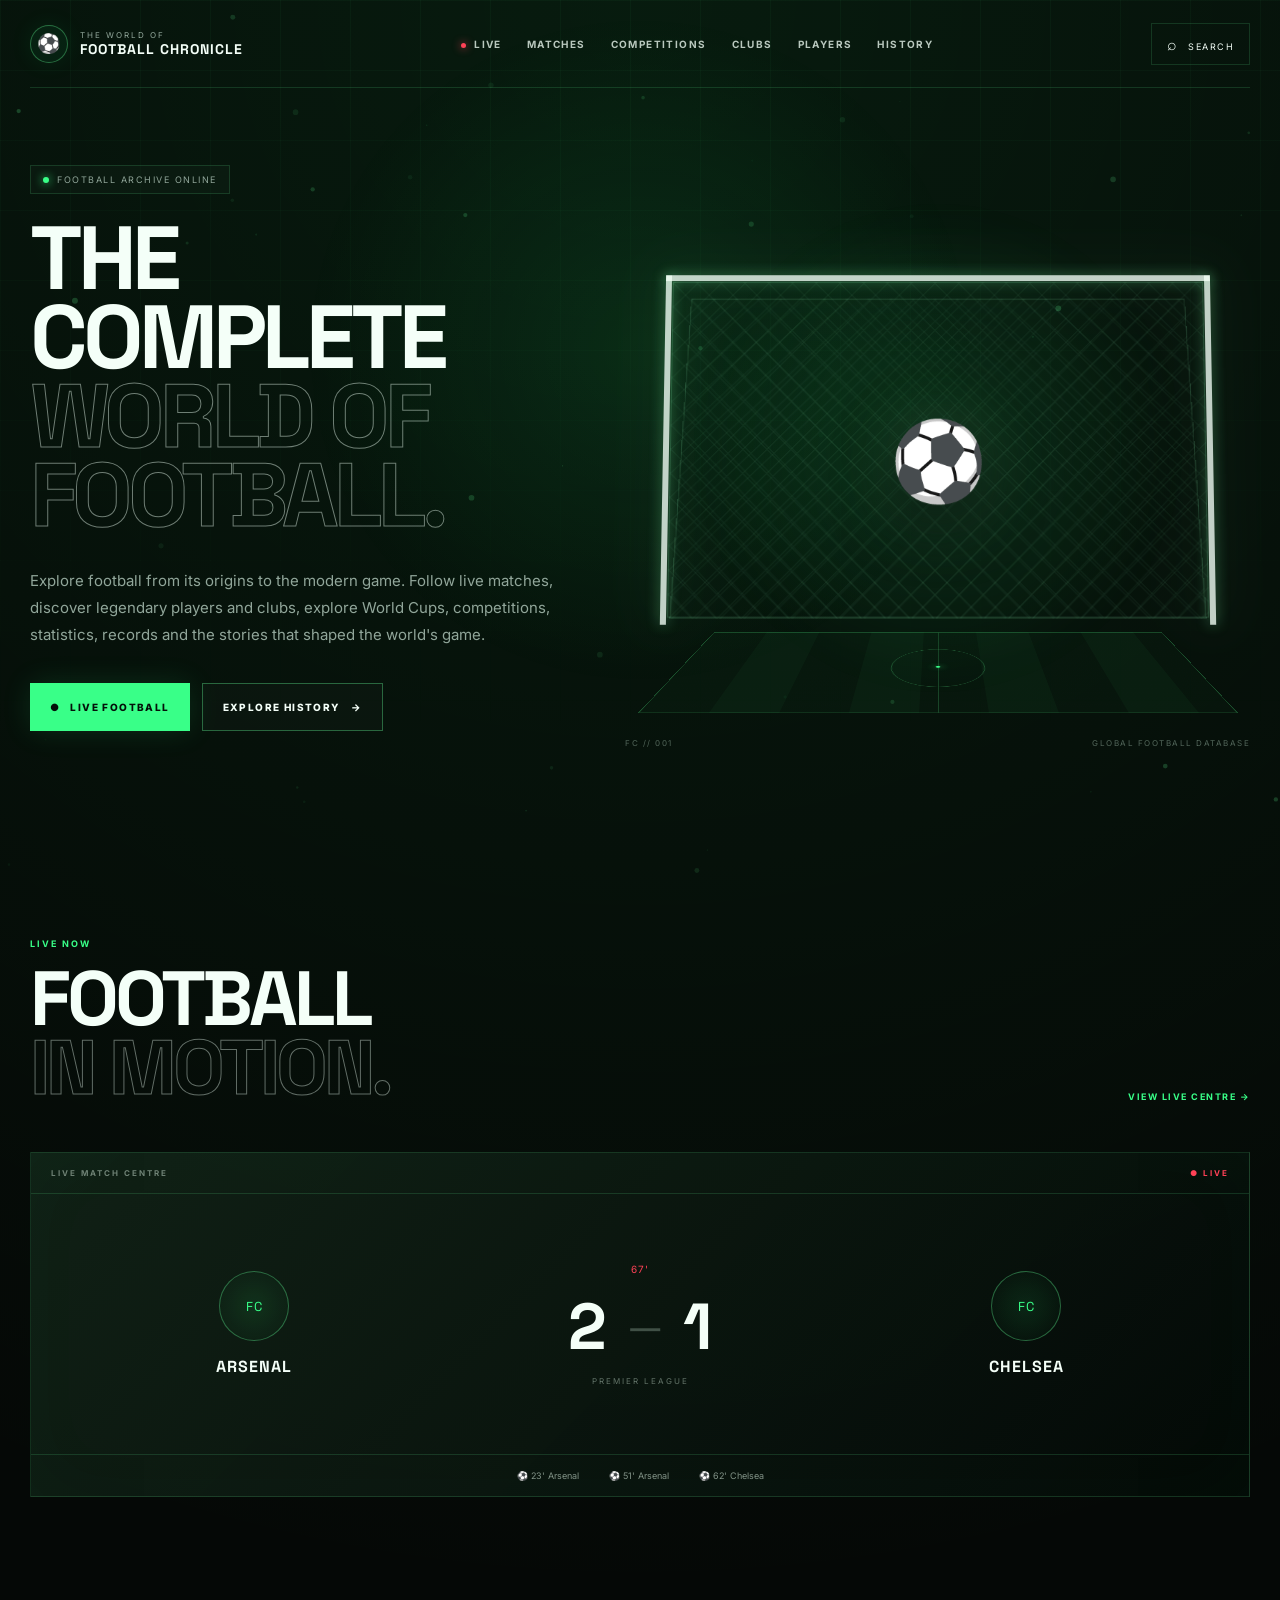
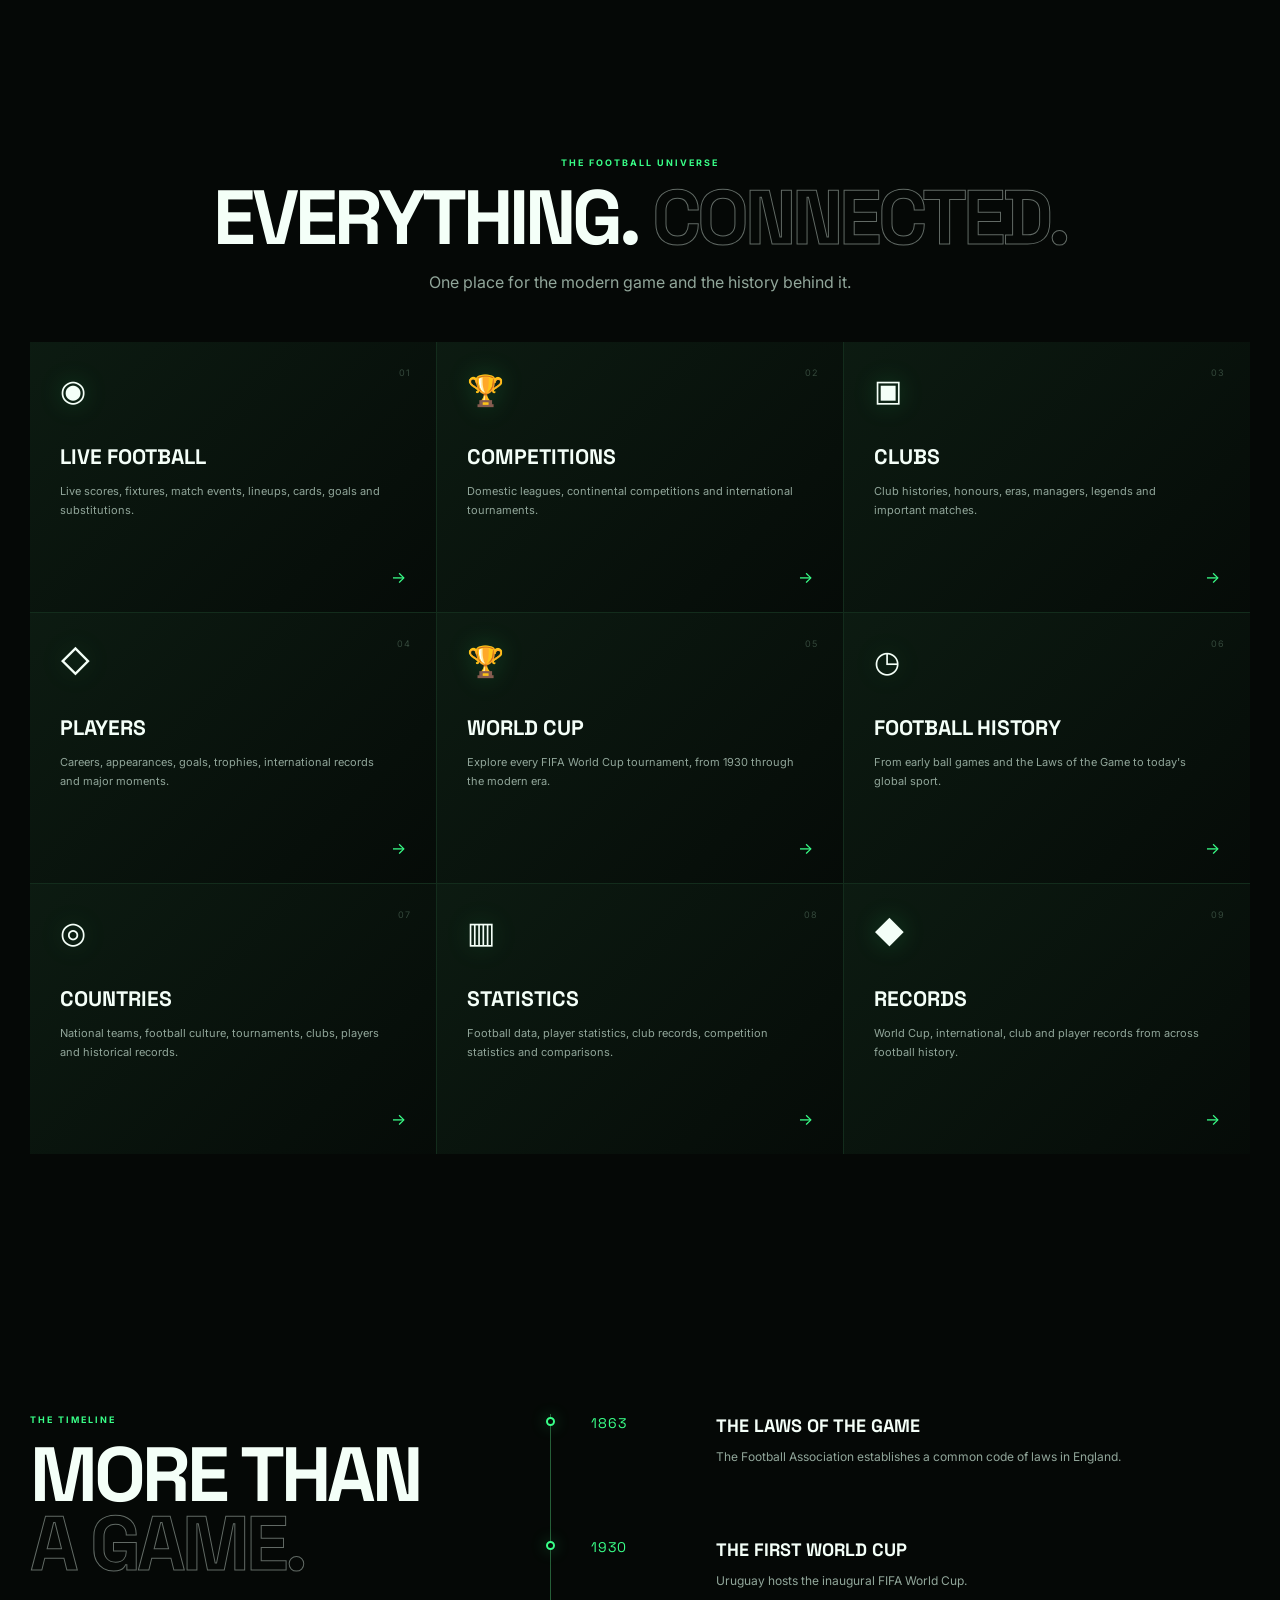
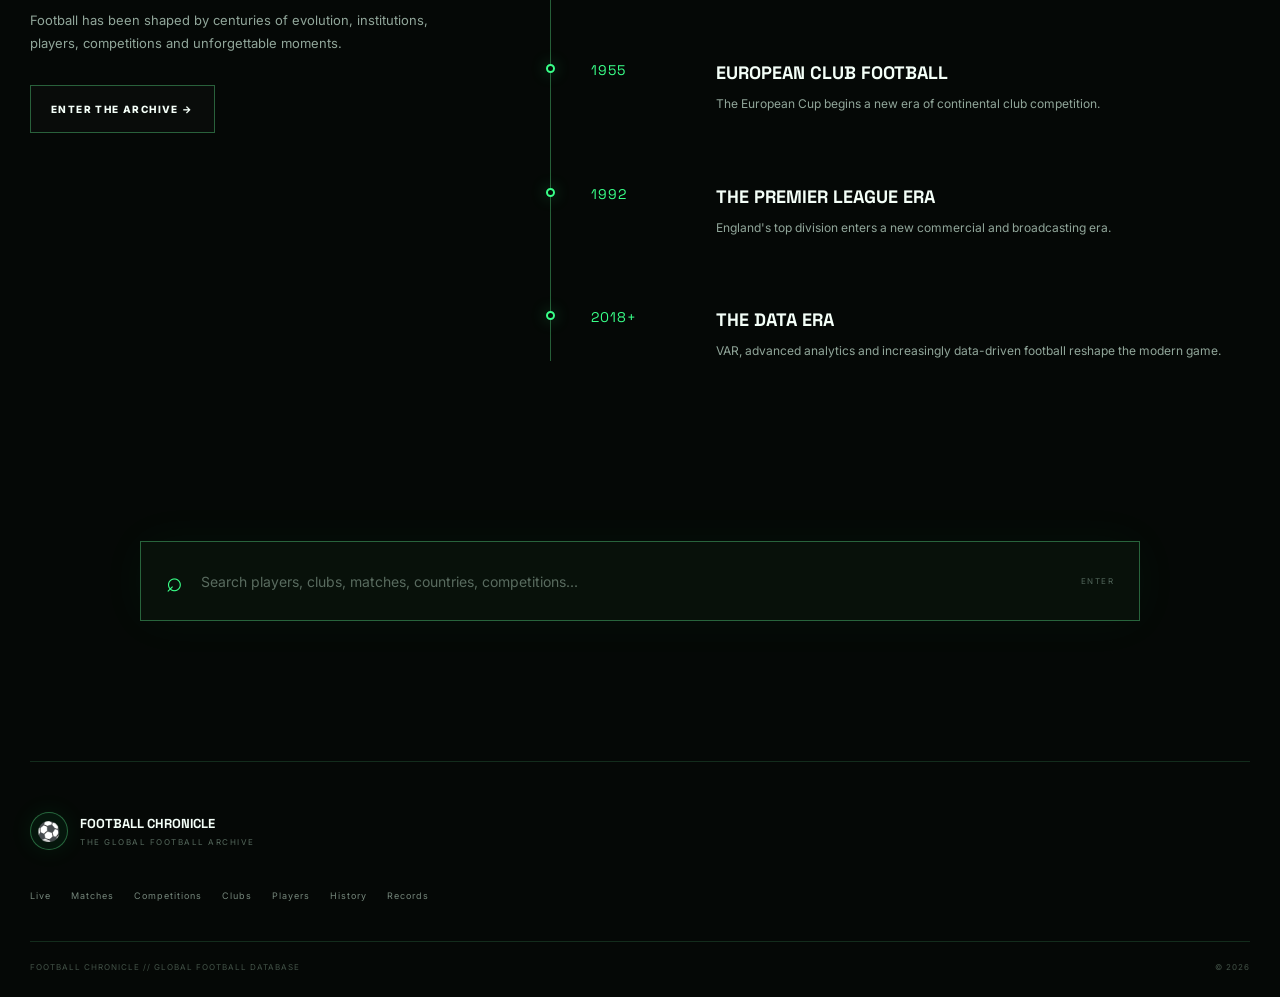
<file: index.html>
<!DOCTYPE html>
<html lang="en">
<head>
    <meta charset="UTF-8">

    <meta name="viewport" content="width=device-width, initial-scale=1.0">

    <title>Football Chronicle — The Complete World of Football</title>

    <meta
        name="description"
        content="Football Chronicle is an interactive global football archive and live match platform covering football history, matches, clubs, players, competitions, statistics, records and live scores."
    >

    <meta name="theme-color" content="#07120d">

    <link rel="preconnect" href="https://fonts.googleapis.com">
    <link rel="preconnect" href="https://fonts.gstatic.com" crossorigin>

    <link
        href="https://fonts.googleapis.com/css2?family=Inter:wght@400;500;600;700;800&family=Space+Grotesk:wght@400;500;600;700&display=swap"
        rel="stylesheet"
    >

    <link rel="stylesheet" href="css/style.css">
</head>

<body>

    <!-- =====================================================
         LOADING / INTRO
    ====================================================== -->

    <div id="intro-screen">

        <div class="stadium-light light-one"></div>
        <div class="stadium-light light-two"></div>

        <div class="intro-goal">

            <div class="goal-post">
                <span class="post-left"></span>
                <span class="post-right"></span>
                <span class="post-top"></span>
                <span class="goal-net"></span>
            </div>

            <div class="intro-ball">⚽</div>

        </div>

        <div class="intro-text">
            <span>ENTERING</span>
            <strong>FOOTBALL CHRONICLE</strong>
        </div>

        <div class="loading-line">
            <span></span>
        </div>

    </div>


    <!-- =====================================================
         BACKGROUND SYSTEM
    ====================================================== -->

    <div class="background-grid"></div>
    <div class="background-glow"></div>

    <canvas id="footballCanvas"></canvas>


    <!-- =====================================================
         NAVIGATION
    ====================================================== -->

    <header class="site-header">

        <a href="index.html" class="brand">

            <div class="brand-ball">⚽</div>

            <div>
                <span class="brand-small">THE WORLD OF</span>
                <span class="brand-name">FOOTBALL CHRONICLE</span>
            </div>

        </a>


        <nav class="main-nav">

            <a href="live/index.html">
                <span class="nav-dot live-dot"></span>
                LIVE
            </a>

            <a href="matches/index.html">MATCHES</a>

            <a href="competitions/index.html">COMPETITIONS</a>

            <a href="clubs/index.html">CLUBS</a>

            <a href="players/index.html">PLAYERS</a>

            <a href="history/index.html">HISTORY</a>

        </nav>


        <a href="search/index.html" class="search-button">
            <span>⌕</span>
            SEARCH
        </a>

    </header>


    <!-- =====================================================
         HERO
    ====================================================== -->

    <main>

        <section class="hero">

            <div class="hero-content">

                <div class="status-pill">
                    <span class="status-light"></span>
                    FOOTBALL ARCHIVE ONLINE
                </div>


                <h1>
                    THE COMPLETE
                    <span>WORLD OF FOOTBALL.</span>
                </h1>


                <p class="hero-description">
                    Explore football from its origins to the modern game.
                    Follow live matches, discover legendary players and clubs,
                    explore World Cups, competitions, statistics, records and
                    the stories that shaped the world's game.
                </p>


                <div class="hero-actions">

                    <a href="live/index.html" class="primary-button">
                        <span>●</span>
                        LIVE FOOTBALL
                    </a>

                    <a href="history/index.html" class="secondary-button">
                        EXPLORE HISTORY
                        <span>→</span>
                    </a>

                </div>

            </div>


            <!-- HERO GOAL -->

            <div class="hero-stadium">

                <div class="stadium-glow"></div>

                <div class="goal-frame">

                    <div class="goal-bar left-bar"></div>
                    <div class="goal-bar right-bar"></div>
                    <div class="goal-bar top-bar"></div>

                    <div class="net net-back"></div>
                    <div class="net net-front"></div>

                    <div class="hero-ball">
                        ⚽
                    </div>

                </div>

                <div class="pitch">

                    <div class="pitch-line halfway"></div>
                    <div class="pitch-circle"></div>
                    <div class="pitch-dot"></div>

                </div>

                <div class="stadium-label">
                    <span>FC // 001</span>
                    <span>GLOBAL FOOTBALL DATABASE</span>
                </div>

            </div>

        </section>


        <!-- =================================================
             LIVE MATCH PREVIEW
        ================================================== -->

        <section class="section live-section">

            <div class="section-heading">

                <div>
                    <span class="eyebrow">
                        <span class="live-pulse"></span>
                        LIVE NOW
                    </span>

                    <h2>FOOTBALL<br><span>IN MOTION.</span></h2>
                </div>

                <a href="live/index.html" class="section-link">
                    VIEW LIVE CENTRE →
                </a>

            </div>


            <div class="scoreboard">

                <div class="scoreboard-top">
                    <span>LIVE MATCH CENTRE</span>
                    <span class="match-status">● LIVE</span>
                </div>


                <div class="match-card">

                    <div class="team team-home">

                        <div class="team-placeholder">
                            FC
                        </div>

                        <strong>ARSENAL</strong>

                    </div>


                    <div class="score-area">

                        <span class="match-minute">67'</span>

                        <div class="score">
                            <strong>2</strong>
                            <span>—</span>
                            <strong>1</strong>
                        </div>

                        <span class="match-label">
                            PREMIER LEAGUE
                        </span>

                    </div>


                    <div class="team team-away">

                        <div class="team-placeholder">
                            FC
                        </div>

                        <strong>CHELSEA</strong>

                    </div>

                </div>


                <div class="match-events">

                    <span>⚽ 23' Arsenal</span>
                    <span>⚽ 51' Arsenal</span>
                    <span>⚽ 62' Chelsea</span>

                </div>

            </div>

        </section>


        <!-- =================================================
             FOOTBALL UNIVERSE
        ================================================== -->

        <section class="section universe-section">

            <div class="section-heading centered">

                <span class="eyebrow">THE FOOTBALL UNIVERSE</span>

                <h2>
                    EVERYTHING.
                    <span>CONNECTED.</span>
                </h2>

                <p>
                    One place for the modern game and the history behind it.
                </p>

            </div>


            <div class="universe-grid">


                <a href="live/index.html" class="universe-card live-card">

                    <span class="card-number">01</span>

                    <div class="card-icon">◉</div>

                    <h3>LIVE FOOTBALL</h3>

                    <p>
                        Live scores, fixtures, match events, lineups,
                        cards, goals and substitutions.
                    </p>

                    <span class="card-arrow">→</span>

                </a>


                <a href="competitions/index.html" class="universe-card">

                    <span class="card-number">02</span>

                    <div class="card-icon">🏆</div>

                    <h3>COMPETITIONS</h3>

                    <p>
                        Domestic leagues, continental competitions and
                        international tournaments.
                    </p>

                    <span class="card-arrow">→</span>

                </a>


                <a href="clubs/index.html" class="universe-card">

                    <span class="card-number">03</span>

                    <div class="card-icon">▣</div>

                    <h3>CLUBS</h3>

                    <p>
                        Club histories, honours, eras, managers, legends
                        and important matches.
                    </p>

                    <span class="card-arrow">→</span>

                </a>


                <a href="players/index.html" class="universe-card">

                    <span class="card-number">04</span>

                    <div class="card-icon">◇</div>

                    <h3>PLAYERS</h3>

                    <p>
                        Careers, appearances, goals, trophies,
                        international records and major moments.
                    </p>

                    <span class="card-arrow">→</span>

                </a>


                <a href="world-cup/index.html" class="universe-card">

                    <span class="card-number">05</span>

                    <div class="card-icon">🏆</div>

                    <h3>WORLD CUP</h3>

                    <p>
                        Explore every FIFA World Cup tournament,
                        from 1930 through the modern era.
                    </p>

                    <span class="card-arrow">→</span>

                </a>


                <a href="history/index.html" class="universe-card history-card">

                    <span class="card-number">06</span>

                    <div class="card-icon">◷</div>

                    <h3>FOOTBALL HISTORY</h3>

                    <p>
                        From early ball games and the Laws of the Game
                        to today's global sport.
                    </p>

                    <span class="card-arrow">→</span>

                </a>


                <a href="countries/index.html" class="universe-card">

                    <span class="card-number">07</span>

                    <div class="card-icon">◎</div>

                    <h3>COUNTRIES</h3>

                    <p>
                        National teams, football culture, tournaments,
                        clubs, players and historical records.
                    </p>

                    <span class="card-arrow">→</span>

                </a>


                <a href="statistics/index.html" class="universe-card">

                    <span class="card-number">08</span>

                    <div class="card-icon">▥</div>

                    <h3>STATISTICS</h3>

                    <p>
                        Football data, player statistics, club records,
                        competition statistics and comparisons.
                    </p>

                    <span class="card-arrow">→</span>

                </a>


                <a href="records/index.html" class="universe-card">

                    <span class="card-number">09</span>

                    <div class="card-icon">◆</div>

                    <h3>RECORDS</h3>

                    <p>
                        World Cup, international, club and player
                        records from across football history.
                    </p>

                    <span class="card-arrow">→</span>

                </a>

            </div>

        </section>


        <!-- =================================================
             HISTORY TIMELINE
        ================================================== -->

        <section class="section timeline-section">

            <div class="timeline-intro">

                <span class="eyebrow">THE TIMELINE</span>

                <h2>
                    MORE THAN
                    <span>A GAME.</span>
                </h2>

                <p>
                    Football has been shaped by centuries of evolution,
                    institutions, players, competitions and unforgettable
                    moments.
                </p>

                <a href="history/index.html" class="secondary-button">
                    ENTER THE ARCHIVE →
                </a>

            </div>


            <div class="timeline">

                <div class="timeline-item">

                    <span class="timeline-year">1863</span>

                    <div class="timeline-marker"></div>

                    <div>
                        <h3>THE LAWS OF THE GAME</h3>
                        <p>
                            The Football Association establishes a common
                            code of laws in England.
                        </p>
                    </div>

                </div>


                <div class="timeline-item">

                    <span class="timeline-year">1930</span>

                    <div class="timeline-marker"></div>

                    <div>
                        <h3>THE FIRST WORLD CUP</h3>
                        <p>
                            Uruguay hosts the inaugural FIFA World Cup.
                        </p>
                    </div>

                </div>


                <div class="timeline-item">

                    <span class="timeline-year">1955</span>

                    <div class="timeline-marker"></div>

                    <div>
                        <h3>EUROPEAN CLUB FOOTBALL</h3>
                        <p>
                            The European Cup begins a new era of continental
                            club competition.
                        </p>
                    </div>

                </div>


                <div class="timeline-item">

                    <span class="timeline-year">1992</span>

                    <div class="timeline-marker"></div>

                    <div>
                        <h3>THE PREMIER LEAGUE ERA</h3>
                        <p>
                            England's top division enters a new commercial
                            and broadcasting era.
                        </p>
                    </div>

                </div>


                <div class="timeline-item">

                    <span class="timeline-year">2018+</span>

                    <div class="timeline-marker"></div>

                    <div>
                        <h3>THE DATA ERA</h3>
                        <p>
                            VAR, advanced analytics and increasingly
                            data-driven football reshape the modern game.
                        </p>
                    </div>

                </div>

            </div>

        </section>


        <!-- =================================================
             SEARCH
        ================================================== -->

        <section class="search-section">

            <div class="search-box">

                <span class="search-icon">⌕</span>

                <input
                    type="text"
                    id="globalSearch"
                    placeholder="Search players, clubs, matches, countries, competitions..."
                    autocomplete="off"
                >

                <span class="search-shortcut">
                    ENTER
                </span>

            </div>

        </section>

    </main>


    <!-- =====================================================
         FOOTER
    ====================================================== -->

    <footer class="site-footer">

        <div class="footer-brand">

            <div class="brand-ball">⚽</div>

            <div>
                <strong>FOOTBALL CHRONICLE</strong>
                <span>THE GLOBAL FOOTBALL ARCHIVE</span>
            </div>

        </div>


        <div class="footer-links">

            <a href="live/index.html">Live</a>
            <a href="matches/index.html">Matches</a>
            <a href="competitions/index.html">Competitions</a>
            <a href="clubs/index.html">Clubs</a>
            <a href="players/index.html">Players</a>
            <a href="history/index.html">History</a>
            <a href="records/index.html">Records</a>

        </div>


        <div class="footer-bottom">

            <span>
                FOOTBALL CHRONICLE // GLOBAL FOOTBALL DATABASE
            </span>

            <span>
                © 2026
            </span>

        </div>

    </footer>


    <script src="js/script.js"></script>

</body>
</html>
</file>
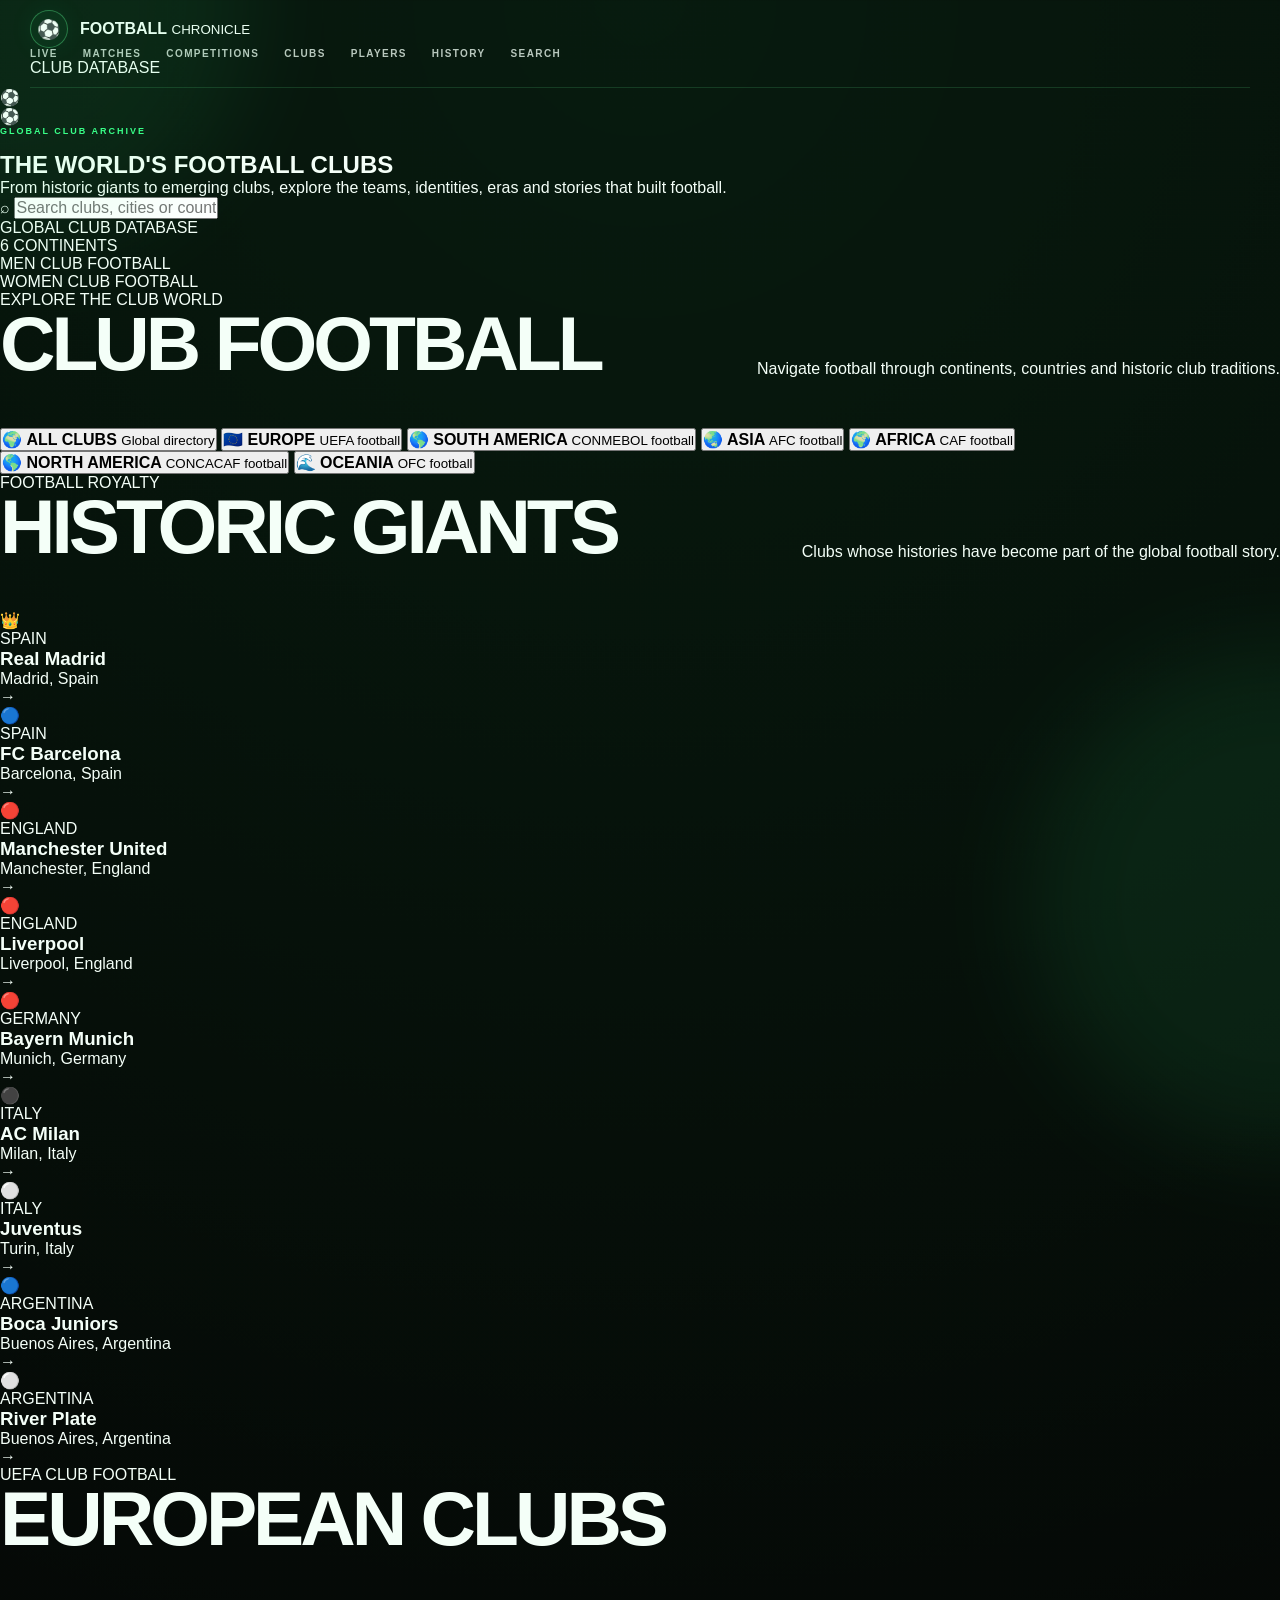
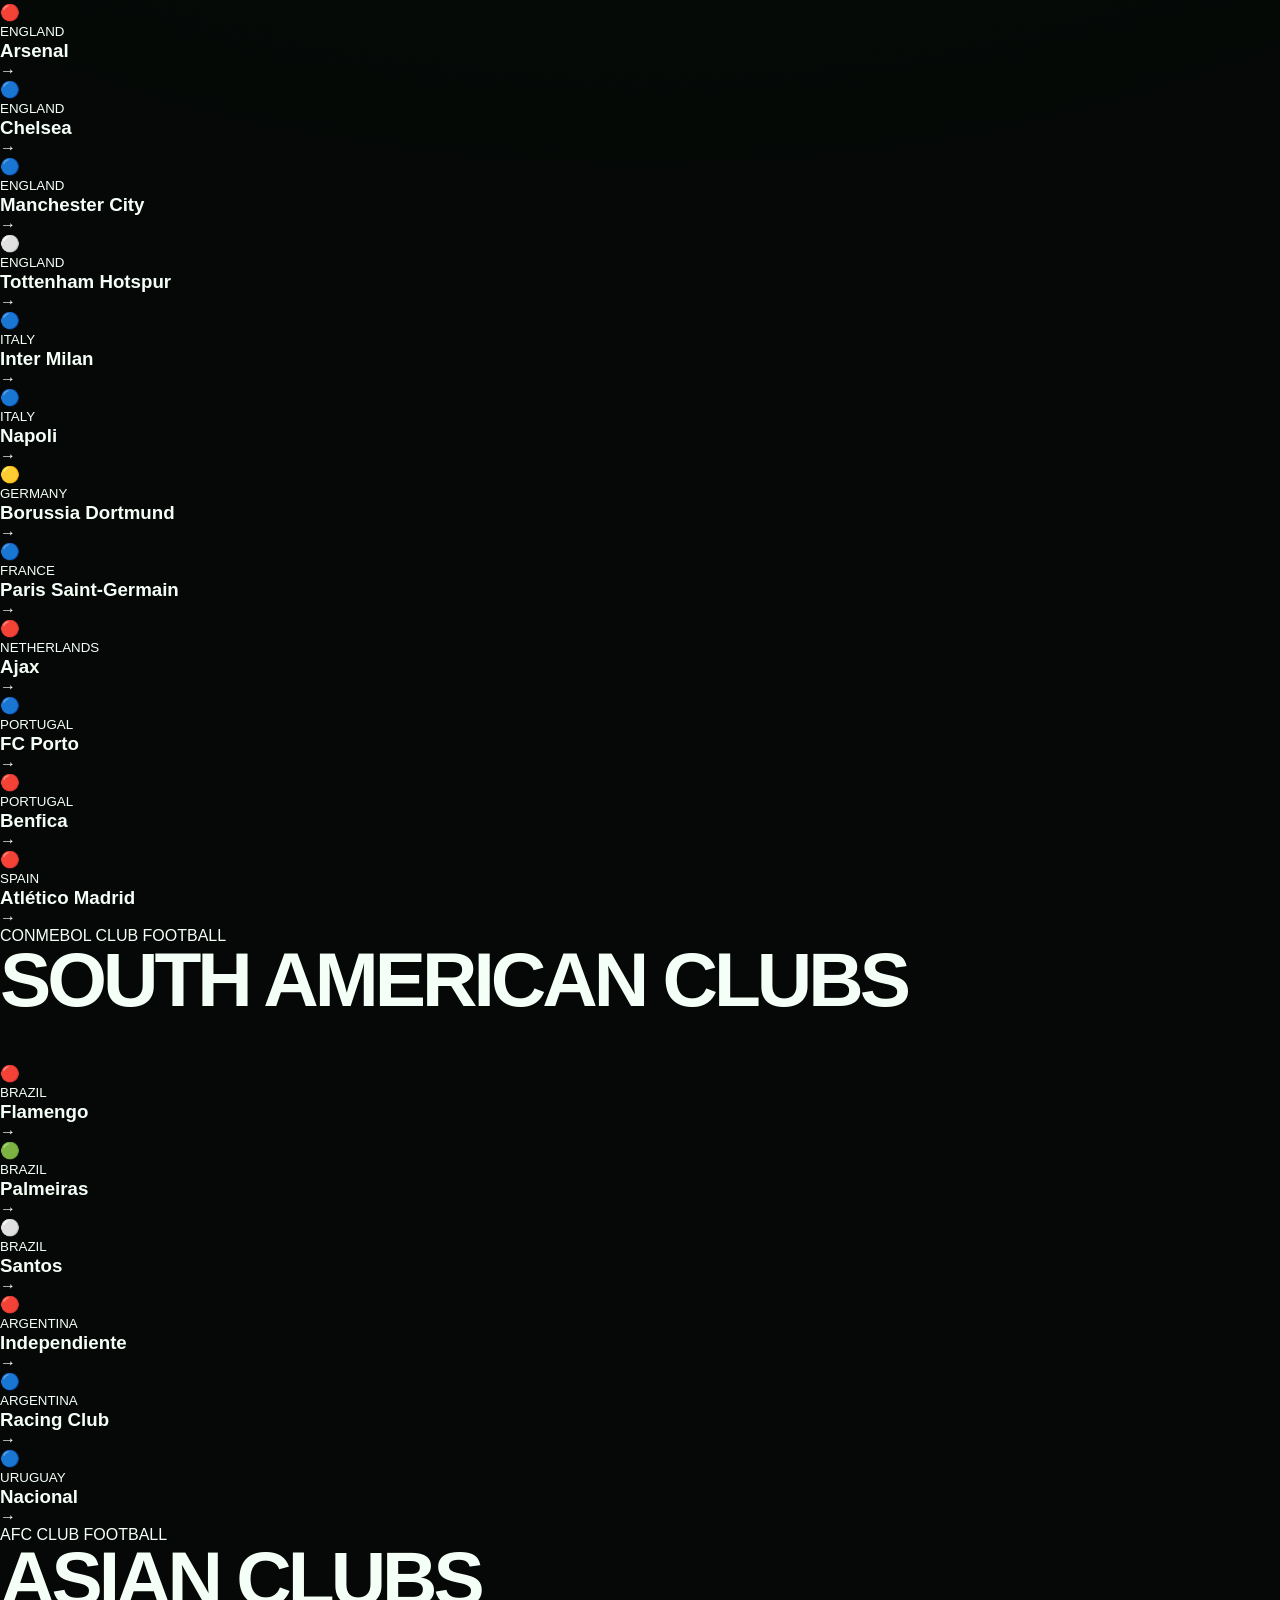
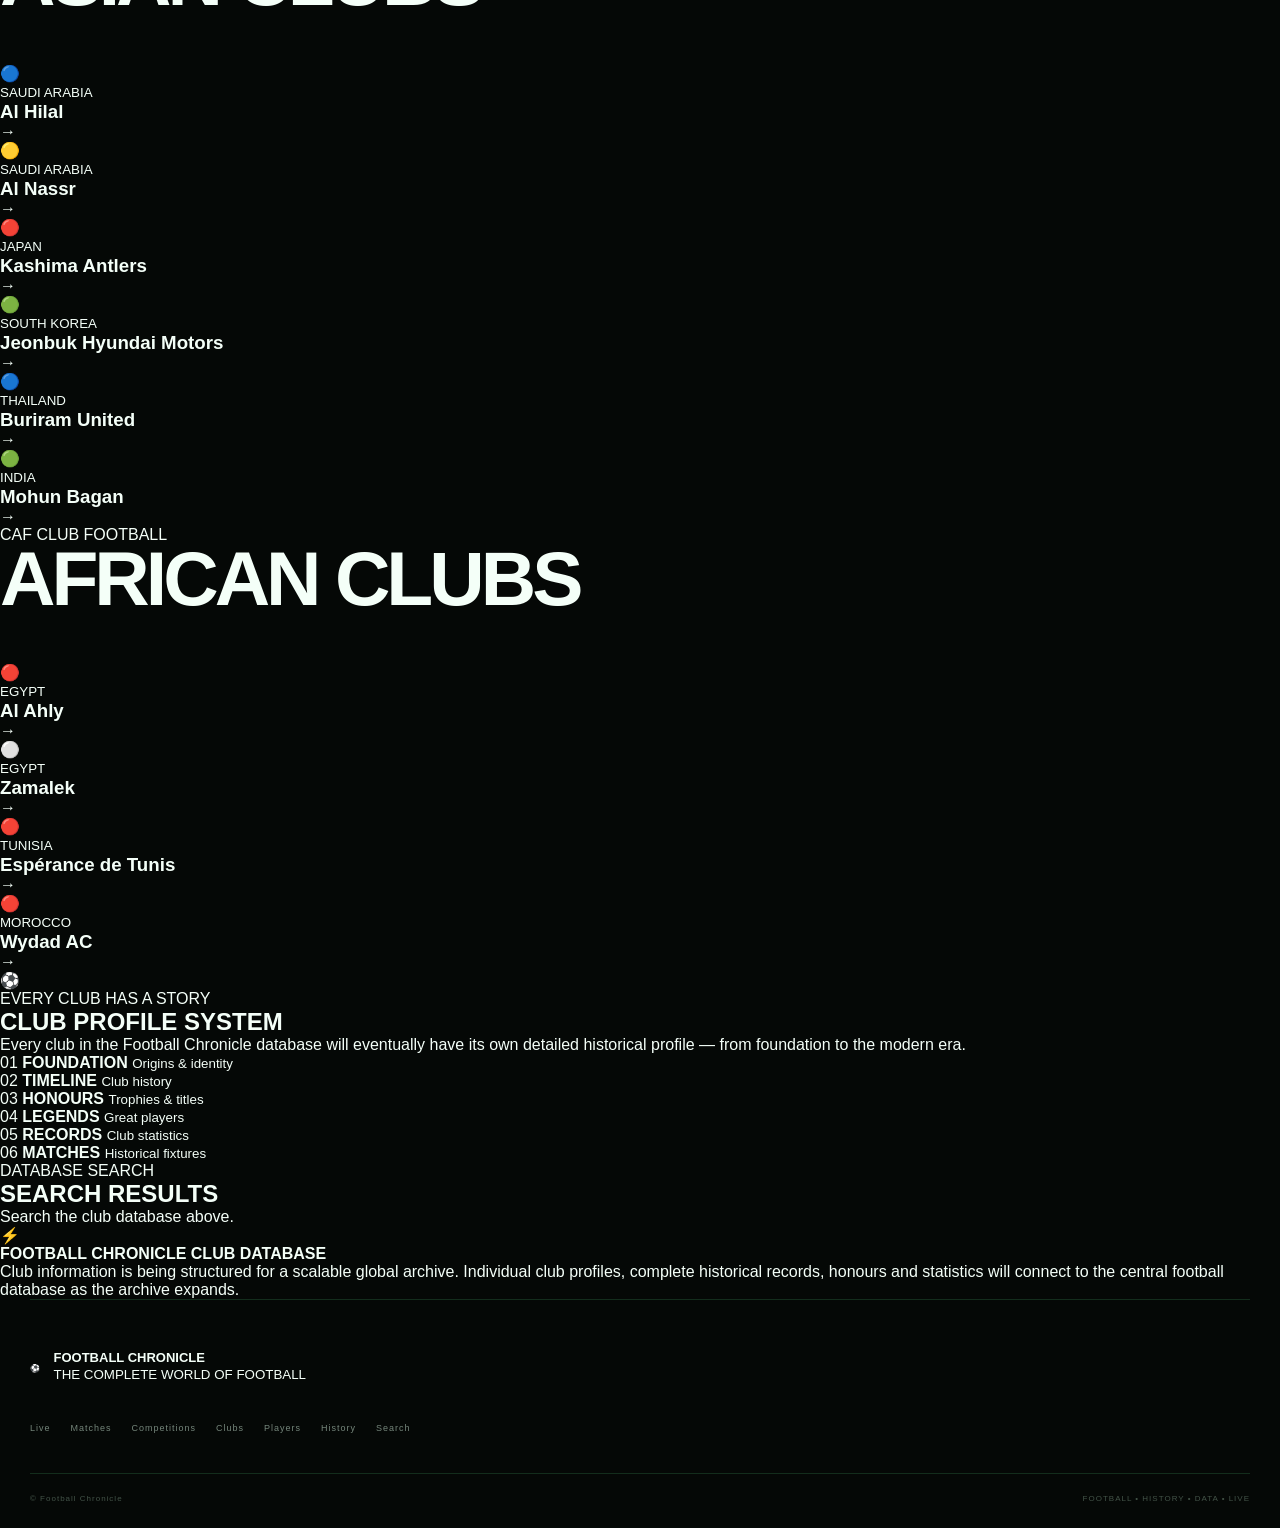
<file: clubs/index.html>
<!DOCTYPE html>
<html lang="en">
<head>
    <meta charset="UTF-8">
    <meta name="viewport" content="width=device-width, initial-scale=1.0">

    <title>Clubs | Football Chronicle</title>

    <meta
        name="description"
        content="Explore football clubs from around the world, their histories, honours, legends and records through Football Chronicle."
    >

    <link rel="stylesheet" href="../css/style.css">
</head>

<body>

    <!-- =====================================================
         FOOTBALL CHRONICLE
         CLUBS UNIVERSE
    ====================================================== -->

    <div class="page-glow"></div>

    <!-- ================= HEADER ================= -->

    <header class="site-header">

        <div class="header-inner">

            <a href="../index.html" class="brand">
                <span class="brand-ball">⚽</span>

                <span class="brand-text">
                    <strong>FOOTBALL</strong>
                    <small>CHRONICLE</small>
                </span>
            </a>

            <nav class="main-nav">

                <a href="../live/index.html">LIVE</a>

                <a href="../matches/index.html">MATCHES</a>

                <a href="../competitions/index.html">
                    COMPETITIONS
                </a>

                <a href="index.html" class="active">
                    CLUBS
                </a>

                <a href="../players/index.html">
                    PLAYERS
                </a>

                <a href="../history/index.html">
                    HISTORY
                </a>

                <a href="../search/index.html">
                    SEARCH
                </a>

            </nav>

            <div class="header-status">
                <span class="status-dot"></span>
                CLUB DATABASE
            </div>

        </div>

    </header>


    <!-- ================= HERO ================= -->

    <main>

        <section class="club-hero">

            <div class="stadium-light light-one"></div>
            <div class="stadium-light light-two"></div>

            <div class="pitch-stripes"></div>

            <div class="floating-ball club-ball-one">
                ⚽
            </div>

            <div class="floating-ball club-ball-two">
                ⚽
            </div>

            <div class="club-hero-content">

                <div class="eyebrow">
                    GLOBAL CLUB ARCHIVE
                </div>

                <h1>
                    THE WORLD'S
                    <span>FOOTBALL CLUBS</span>
                </h1>

                <p>
                    From historic giants to emerging clubs,
                    explore the teams, identities, eras and
                    stories that built football.
                </p>

                <div class="club-search">

                    <span>⌕</span>

                    <input
                        type="text"
                        id="clubSearch"
                        placeholder="Search clubs, cities or countries..."
                        autocomplete="off"
                    >

                </div>

            </div>

        </section>


        <!-- ================= DATABASE STRIP ================= -->

        <section class="club-database-strip">

            <div class="database-stat">

                <span class="database-value">
                    GLOBAL
                </span>

                <span class="database-label">
                    CLUB DATABASE
                </span>

            </div>


            <div class="database-stat">

                <span class="database-value">
                    6
                </span>

                <span class="database-label">
                    CONTINENTS
                </span>

            </div>


            <div class="database-stat">

                <span class="database-value">
                    MEN
                </span>

                <span class="database-label">
                    CLUB FOOTBALL
                </span>

            </div>


            <div class="database-stat">

                <span class="database-value">
                    WOMEN
                </span>

                <span class="database-label">
                    CLUB FOOTBALL
                </span>

            </div>

        </section>


        <!-- ================= CLUB WORLDS ================= -->

        <section class="club-section">

            <div class="section-heading">

                <div>

                    <span class="section-kicker">
                        EXPLORE THE CLUB WORLD
                    </span>

                    <h2>
                        CLUB FOOTBALL
                    </h2>

                </div>

                <p>
                    Navigate football through continents,
                    countries and historic club traditions.
                </p>

            </div>


            <div class="club-category-grid">

                <button
                    class="club-category active"
                    data-category="all"
                >

                    <span>🌍</span>

                    <strong>
                        ALL CLUBS
                    </strong>

                    <small>
                        Global directory
                    </small>

                </button>


                <button
                    class="club-category"
                    data-category="europe"
                >

                    <span>🇪🇺</span>

                    <strong>
                        EUROPE
                    </strong>

                    <small>
                        UEFA football
                    </small>

                </button>


                <button
                    class="club-category"
                    data-category="south-america"
                >

                    <span>🌎</span>

                    <strong>
                        SOUTH AMERICA
                    </strong>

                    <small>
                        CONMEBOL football
                    </small>

                </button>


                <button
                    class="club-category"
                    data-category="asia"
                >

                    <span>🌏</span>

                    <strong>
                        ASIA
                    </strong>

                    <small>
                        AFC football
                    </small>

                </button>


                <button
                    class="club-category"
                    data-category="africa"
                >

                    <span>🌍</span>

                    <strong>
                        AFRICA
                    </strong>

                    <small>
                        CAF football
                    </small>

                </button>


                <button
                    class="club-category"
                    data-category="north-america"
                >

                    <span>🌎</span>

                    <strong>
                        NORTH AMERICA
                    </strong>

                    <small>
                        CONCACAF football
                    </small>

                </button>


                <button
                    class="club-category"
                    data-category="oceania"
                >

                    <span>🌊</span>

                    <strong>
                        OCEANIA
                    </strong>

                    <small>
                        OFC football
                    </small>

                </button>

            </div>

        </section>


        <!-- ================= HISTORIC GIANTS ================= -->

        <section class="club-section">

            <div class="section-heading">

                <div>

                    <span class="section-kicker">
                        FOOTBALL ROYALTY
                    </span>

                    <h2>
                        HISTORIC GIANTS
                    </h2>

                </div>

                <p>
                    Clubs whose histories have become part of
                    the global football story.
                </p>

            </div>


            <div class="giant-club-grid">


                <!-- REAL MADRID -->

                <article
                    class="giant-club-card club-item"
                    data-category="europe"
                    data-name="real madrid madrid spain"
                >

                    <div class="club-card-glow"></div>

                    <div class="club-crest">
                        👑
                    </div>

                    <div class="club-card-info">

                        <span>
                            SPAIN
                        </span>

                        <h3>
                            Real Madrid
                        </h3>

                        <p>
                            Madrid, Spain
                        </p>

                    </div>

                    <div class="club-card-arrow">
                        →
                    </div>

                </article>


                <!-- BARCELONA -->

                <article
                    class="giant-club-card club-item"
                    data-category="europe"
                    data-name="barcelona fc barcelona spain"
                >

                    <div class="club-card-glow"></div>

                    <div class="club-crest">
                        🔵
                    </div>

                    <div class="club-card-info">

                        <span>
                            SPAIN
                        </span>

                        <h3>
                            FC Barcelona
                        </h3>

                        <p>
                            Barcelona, Spain
                        </p>

                    </div>

                    <div class="club-card-arrow">
                        →
                    </div>

                </article>


                <!-- MANCHESTER UNITED -->

                <article
                    class="giant-club-card club-item"
                    data-category="europe"
                    data-name="manchester united england"
                >

                    <div class="club-card-glow"></div>

                    <div class="club-crest">
                        🔴
                    </div>

                    <div class="club-card-info">

                        <span>
                            ENGLAND
                        </span>

                        <h3>
                            Manchester United
                        </h3>

                        <p>
                            Manchester, England
                        </p>

                    </div>

                    <div class="club-card-arrow">
                        →
                    </div>

                </article>


                <!-- LIVERPOOL -->

                <article
                    class="giant-club-card club-item"
                    data-category="europe"
                    data-name="liverpool england"
                >

                    <div class="club-card-glow"></div>

                    <div class="club-crest">
                        🔴
                    </div>

                    <div class="club-card-info">

                        <span>
                            ENGLAND
                        </span>

                        <h3>
                            Liverpool
                        </h3>

                        <p>
                            Liverpool, England
                        </p>

                    </div>

                    <div class="club-card-arrow">
                        →
                    </div>

                </article>


                <!-- BAYERN -->

                <article
                    class="giant-club-card club-item"
                    data-category="europe"
                    data-name="bayern munich germany"
                >

                    <div class="club-card-glow"></div>

                    <div class="club-crest">
                        🔴
                    </div>

                    <div class="club-card-info">

                        <span>
                            GERMANY
                        </span>

                        <h3>
                            Bayern Munich
                        </h3>

                        <p>
                            Munich, Germany
                        </p>

                    </div>

                    <div class="club-card-arrow">
                        →
                    </div>

                </article>


                <!-- AC MILAN -->

                <article
                    class="giant-club-card club-item"
                    data-category="europe"
                    data-name="ac milan italy"
                >

                    <div class="club-card-glow"></div>

                    <div class="club-crest">
                        ⚫
                    </div>

                    <div class="club-card-info">

                        <span>
                            ITALY
                        </span>

                        <h3>
                            AC Milan
                        </h3>

                        <p>
                            Milan, Italy
                        </p>

                    </div>

                    <div class="club-card-arrow">
                        →
                    </div>

                </article>


                <!-- JUVENTUS -->

                <article
                    class="giant-club-card club-item"
                    data-category="europe"
                    data-name="juventus italy turin"
                >

                    <div class="club-card-glow"></div>

                    <div class="club-crest">
                        ⚪
                    </div>

                    <div class="club-card-info">

                        <span>
                            ITALY
                        </span>

                        <h3>
                            Juventus
                        </h3>

                        <p>
                            Turin, Italy
                        </p>

                    </div>

                    <div class="club-card-arrow">
                        →
                    </div>

                </article>


                <!-- BOCA -->

                <article
                    class="giant-club-card club-item"
                    data-category="south-america"
                    data-name="boca juniors argentina"
                >

                    <div class="club-card-glow"></div>

                    <div class="club-crest">
                        🔵
                    </div>

                    <div class="club-card-info">

                        <span>
                            ARGENTINA
                        </span>

                        <h3>
                            Boca Juniors
                        </h3>

                        <p>
                            Buenos Aires, Argentina
                        </p>

                    </div>

                    <div class="club-card-arrow">
                        →
                    </div>

                </article>


                <!-- RIVER PLATE -->

                <article
                    class="giant-club-card club-item"
                    data-category="south-america"
                    data-name="river plate argentina"
                >

                    <div class="club-card-glow"></div>

                    <div class="club-crest">
                        ⚪
                    </div>

                    <div class="club-card-info">

                        <span>
                            ARGENTINA
                        </span>

                        <h3>
                            River Plate
                        </h3>

                        <p>
                            Buenos Aires, Argentina
                        </p>

                    </div>

                    <div class="club-card-arrow">
                        →
                    </div>

                </article>


            </div>

        </section>


        <!-- ================= EUROPE ================= -->

        <section class="club-section">

            <div class="section-heading">

                <div>

                    <span class="section-kicker">
                        UEFA CLUB FOOTBALL
                    </span>

                    <h2>
                        EUROPEAN CLUBS
                    </h2>

                </div>

            </div>


            <div class="club-directory-grid">


                <article
                    class="directory-card club-item"
                    data-category="europe"
                    data-name="arsenal england london"
                >

                    <span class="directory-icon">
                        🔴
                    </span>

                    <div>
                        <small>ENGLAND</small>
                        <h3>Arsenal</h3>
                    </div>

                    <span class="directory-arrow">
                        →
                    </span>

                </article>


                <article
                    class="directory-card club-item"
                    data-category="europe"
                    data-name="chelsea england london"
                >

                    <span class="directory-icon">
                        🔵
                    </span>

                    <div>
                        <small>ENGLAND</small>
                        <h3>Chelsea</h3>
                    </div>

                    <span class="directory-arrow">
                        →
                    </span>

                </article>


                <article
                    class="directory-card club-item"
                    data-category="europe"
                    data-name="manchester city england"
                >

                    <span class="directory-icon">
                        🔵
                    </span>

                    <div>
                        <small>ENGLAND</small>
                        <h3>Manchester City</h3>
                    </div>

                    <span class="directory-arrow">
                        →
                    </span>

                </article>


                <article
                    class="directory-card club-item"
                    data-category="europe"
                    data-name="tottenham england london"
                >

                    <span class="directory-icon">
                        ⚪
                    </span>

                    <div>
                        <small>ENGLAND</small>
                        <h3>Tottenham Hotspur</h3>
                    </div>

                    <span class="directory-arrow">
                        →
                    </span>

                </article>


                <article
                    class="directory-card club-item"
                    data-category="europe"
                    data-name="inter milan italy"
                >

                    <span class="directory-icon">
                        🔵
                    </span>

                    <div>
                        <small>ITALY</small>
                        <h3>Inter Milan</h3>
                    </div>

                    <span class="directory-arrow">
                        →
                    </span>

                </article>


                <article
                    class="directory-card club-item"
                    data-category="europe"
                    data-name="napoli italy"
                >

                    <span class="directory-icon">
                        🔵
                    </span>

                    <div>
                        <small>ITALY</small>
                        <h3>Napoli</h3>
                    </div>

                    <span class="directory-arrow">
                        →
                    </span>

                </article>


                <article
                    class="directory-card club-item"
                    data-category="europe"
                    data-name="borussia dortmund germany"
                >

                    <span class="directory-icon">
                        🟡
                    </span>

                    <div>
                        <small>GERMANY</small>
                        <h3>Borussia Dortmund</h3>
                    </div>

                    <span class="directory-arrow">
                        →
                    </span>

                </article>


                <article
                    class="directory-card club-item"
                    data-category="europe"
                    data-name="psg paris saint germain france"
                >

                    <span class="directory-icon">
                        🔵
                    </span>

                    <div>
                        <small>FRANCE</small>
                        <h3>Paris Saint-Germain</h3>
                    </div>

                    <span class="directory-arrow">
                        →
                    </span>

                </article>


                <article
                    class="directory-card club-item"
                    data-category="europe"
                    data-name="ajax netherlands amsterdam"
                >

                    <span class="directory-icon">
                        🔴
                    </span>

                    <div>
                        <small>NETHERLANDS</small>
                        <h3>Ajax</h3>
                    </div>

                    <span class="directory-arrow">
                        →
                    </span>

                </article>


                <article
                    class="directory-card club-item"
                    data-category="europe"
                    data-name="porto portugal"
                >

                    <span class="directory-icon">
                        🔵
                    </span>

                    <div>
                        <small>PORTUGAL</small>
                        <h3>FC Porto</h3>
                    </div>

                    <span class="directory-arrow">
                        →
                    </span>

                </article>


                <article
                    class="directory-card club-item"
                    data-category="europe"
                    data-name="benfica portugal lisbon"
                >

                    <span class="directory-icon">
                        🔴
                    </span>

                    <div>
                        <small>PORTUGAL</small>
                        <h3>Benfica</h3>
                    </div>

                    <span class="directory-arrow">
                        →
                    </span>

                </article>


                <article
                    class="directory-card club-item"
                    data-category="europe"
                    data-name="atletico madrid spain"
                >

                    <span class="directory-icon">
                        🔴
                    </span>

                    <div>
                        <small>SPAIN</small>
                        <h3>Atlético Madrid</h3>
                    </div>

                    <span class="directory-arrow">
                        →
                    </span>

                </article>

            </div>

        </section>


        <!-- ================= SOUTH AMERICA ================= -->

        <section class="club-section">

            <div class="section-heading">

                <div>

                    <span class="section-kicker">
                        CONMEBOL CLUB FOOTBALL
                    </span>

                    <h2>
                        SOUTH AMERICAN CLUBS
                    </h2>

                </div>

            </div>


            <div class="club-directory-grid">


                <article
                    class="directory-card club-item"
                    data-category="south-america"
                    data-name="flamengo brazil rio"
                >

                    <span class="directory-icon">
                        🔴
                    </span>

                    <div>
                        <small>BRAZIL</small>
                        <h3>Flamengo</h3>
                    </div>

                    <span class="directory-arrow">
                        →
                    </span>

                </article>


                <article
                    class="directory-card club-item"
                    data-category="south-america"
                    data-name="palmeiras brazil"
                >

                    <span class="directory-icon">
                        🟢
                    </span>

                    <div>
                        <small>BRAZIL</small>
                        <h3>Palmeiras</h3>
                    </div>

                    <span class="directory-arrow">
                        →
                    </span>

                </article>


                <article
                    class="directory-card club-item"
                    data-category="south-america"
                    data-name="santos brazil"
                >

                    <span class="directory-icon">
                        ⚪
                    </span>

                    <div>
                        <small>BRAZIL</small>
                        <h3>Santos</h3>
                    </div>

                    <span class="directory-arrow">
                        →
                    </span>

                </article>


                <article
                    class="directory-card club-item"
                    data-category="south-america"
                    data-name="independiente argentina"
                >

                    <span class="directory-icon">
                        🔴
                    </span>

                    <div>
                        <small>ARGENTINA</small>
                        <h3>Independiente</h3>
                    </div>

                    <span class="directory-arrow">
                        →
                    </span>

                </article>


                <article
                    class="directory-card club-item"
                    data-category="south-america"
                    data-name="racing club argentina"
                >

                    <span class="directory-icon">
                        🔵
                    </span>

                    <div>
                        <small>ARGENTINA</small>
                        <h3>Racing Club</h3>
                    </div>

                    <span class="directory-arrow">
                        →
                    </span>

                </article>


                <article
                    class="directory-card club-item"
                    data-category="south-america"
                    data-name="nacional uruguay"
                >

                    <span class="directory-icon">
                        🔵
                    </span>

                    <div>
                        <small>URUGUAY</small>
                        <h3>Nacional</h3>
                    </div>

                    <span class="directory-arrow">
                        →
                    </span>

                </article>

            </div>

        </section>


        <!-- ================= ASIA ================= -->

        <section class="club-section">

            <div class="section-heading">

                <div>

                    <span class="section-kicker">
                        AFC CLUB FOOTBALL
                    </span>

                    <h2>
                        ASIAN CLUBS
                    </h2>

                </div>

            </div>


            <div class="club-directory-grid">


                <article
                    class="directory-card club-item"
                    data-category="asia"
                    data-name="al hilal saudi arabia"
                >

                    <span class="directory-icon">
                        🔵
                    </span>

                    <div>
                        <small>SAUDI ARABIA</small>
                        <h3>Al Hilal</h3>
                    </div>

                    <span class="directory-arrow">
                        →
                    </span>

                </article>


                <article
                    class="directory-card club-item"
                    data-category="asia"
                    data-name="al nassr saudi arabia"
                >

                    <span class="directory-icon">
                        🟡
                    </span>

                    <div>
                        <small>SAUDI ARABIA</small>
                        <h3>Al Nassr</h3>
                    </div>

                    <span class="directory-arrow">
                        →
                    </span>

                </article>


                <article
                    class="directory-card club-item"
                    data-category="asia"
                    data-name="kashima antlers japan"
                >

                    <span class="directory-icon">
                        🔴
                    </span>

                    <div>
                        <small>JAPAN</small>
                        <h3>Kashima Antlers</h3>
                    </div>

                    <span class="directory-arrow">
                        →
                    </span>

                </article>


                <article
                    class="directory-card club-item"
                    data-category="asia"
                    data-name="jeonbuk hyundai motors korea"
                >

                    <span class="directory-icon">
                        🟢
                    </span>

                    <div>
                        <small>SOUTH KOREA</small>
                        <h3>Jeonbuk Hyundai Motors</h3>
                    </div>

                    <span class="directory-arrow">
                        →
                    </span>

                </article>


                <article
                    class="directory-card club-item"
                    data-category="asia"
                    data-name="buriram united thailand"
                >

                    <span class="directory-icon">
                        🔵
                    </span>

                    <div>
                        <small>THAILAND</small>
                        <h3>Buriram United</h3>
                    </div>

                    <span class="directory-arrow">
                        →
                    </span>

                </article>


                <article
                    class="directory-card club-item"
                    data-category="asia"
                    data-name="mohun bagan india"
                >

                    <span class="directory-icon">
                        🟢
                    </span>

                    <div>
                        <small>INDIA</small>
                        <h3>Mohun Bagan</h3>
                    </div>

                    <span class="directory-arrow">
                        →
                    </span>

                </article>

            </div>

        </section>


        <!-- ================= AFRICA ================= -->

        <section class="club-section">

            <div class="section-heading">

                <div>

                    <span class="section-kicker">
                        CAF CLUB FOOTBALL
                    </span>

                    <h2>
                        AFRICAN CLUBS
                    </h2>

                </div>

            </div>


            <div class="club-directory-grid">


                <article
                    class="directory-card club-item"
                    data-category="africa"
                    data-name="al ahly egypt"
                >

                    <span class="directory-icon">
                        🔴
                    </span>

                    <div>
                        <small>EGYPT</small>
                        <h3>Al Ahly</h3>
                    </div>

                    <span class="directory-arrow">
                        →
                    </span>

                </article>


                <article
                    class="directory-card club-item"
                    data-category="africa"
                    data-name="zamalek egypt"
                >

                    <span class="directory-icon">
                        ⚪
                    </span>

                    <div>
                        <small>EGYPT</small>
                        <h3>Zamalek</h3>
                    </div>

                    <span class="directory-arrow">
                        →
                    </span>

                </article>


                <article
                    class="directory-card club-item"
                    data-category="africa"
                    data-name="esperance tunis tunisia"
                >

                    <span class="directory-icon">
                        🔴
                    </span>

                    <div>
                        <small>TUNISIA</small>
                        <h3>Espérance de Tunis</h3>
                    </div>

                    <span class="directory-arrow">
                        →
                    </span>

                </article>


                <article
                    class="directory-card club-item"
                    data-category="africa"
                    data-name="wydad casablanca morocco"
                >

                    <span class="directory-icon">
                        🔴
                    </span>

                    <div>
                        <small>MOROCCO</small>
                        <h3>Wydad AC</h3>
                    </div>

                    <span class="directory-arrow">
                        →
                    </span>

                </article>

            </div>

        </section>


        <!-- ================= CLUB PROFILE SYSTEM ================= -->

        <section class="club-section">

            <div class="club-profile-preview">

                <div class="profile-pitch">

                    <div class="profile-center-circle"></div>

                    <div class="profile-center-line"></div>

                    <div class="profile-ball">
                        ⚽
                    </div>

                </div>


                <div class="profile-preview-content">

                    <span class="section-kicker">
                        EVERY CLUB HAS A STORY
                    </span>

                    <h2>
                        CLUB PROFILE
                        <span>SYSTEM</span>
                    </h2>

                    <p>
                        Every club in the Football Chronicle database
                        will eventually have its own detailed historical
                        profile — from foundation to the modern era.
                    </p>


                    <div class="profile-features">

                        <div>
                            <span>01</span>
                            <strong>FOUNDATION</strong>
                            <small>Origins & identity</small>
                        </div>

                        <div>
                            <span>02</span>
                            <strong>TIMELINE</strong>
                            <small>Club history</small>
                        </div>

                        <div>
                            <span>03</span>
                            <strong>HONOURS</strong>
                            <small>Trophies & titles</small>
                        </div>

                        <div>
                            <span>04</span>
                            <strong>LEGENDS</strong>
                            <small>Great players</small>
                        </div>

                        <div>
                            <span>05</span>
                            <strong>RECORDS</strong>
                            <small>Club statistics</small>
                        </div>

                        <div>
                            <span>06</span>
                            <strong>MATCHES</strong>
                            <small>Historical fixtures</small>
                        </div>

                    </div>

                </div>

            </div>

        </section>


        <!-- ================= CLUB SEARCH RESULT ================= -->

        <section
            class="club-search-results"
            id="clubSearchResults"
        >

            <div class="search-result-header">

                <span class="section-kicker">
                    DATABASE SEARCH
                </span>

                <h2>
                    SEARCH RESULTS
                </h2>

            </div>

            <div
                class="search-result-message"
                id="searchResultMessage"
            >
                Search the club database above.
            </div>

        </section>


        <!-- ================= DATA NOTICE ================= -->

        <section class="data-notice">

            <div class="notice-icon">
                ⚡
            </div>

            <div>

                <strong>
                    FOOTBALL CHRONICLE CLUB DATABASE
                </strong>

                <p>
                    Club information is being structured for a
                    scalable global archive. Individual club profiles,
                    complete historical records, honours and statistics
                    will connect to the central football database as
                    the archive expands.
                </p>

            </div>

        </section>

    </main>


    <!-- ================= FOOTER ================= -->

    <footer class="site-footer">

        <div class="footer-inner">

            <div class="footer-brand">

                <span>⚽</span>

                <div>

                    <strong>
                        FOOTBALL CHRONICLE
                    </strong>

                    <small>
                        THE COMPLETE WORLD OF FOOTBALL
                    </small>

                </div>

            </div>


            <div class="footer-links">

                <a href="../live/index.html">
                    Live
                </a>

                <a href="../matches/index.html">
                    Matches
                </a>

                <a href="../competitions/index.html">
                    Competitions
                </a>

                <a href="index.html">
                    Clubs
                </a>

                <a href="../players/index.html">
                    Players
                </a>

                <a href="../history/index.html">
                    History
                </a>

                <a href="../search/index.html">
                    Search
                </a>

            </div>


            <div class="footer-bottom">

                <span>
                    © Football Chronicle
                </span>

                <span>
                    FOOTBALL • HISTORY • DATA • LIVE
                </span>

            </div>

        </div>

    </footer>


    <!-- ================= CLUB PAGE SCRIPT ================= -->

    <script>

        document.addEventListener("DOMContentLoaded", () => {

            const searchInput =
                document.getElementById("clubSearch");

            const categoryButtons =
                document.querySelectorAll(".club-category");

            const clubItems =
                document.querySelectorAll(".club-item");

            const resultBox =
                document.getElementById(
                    "clubSearchResults"
                );

            const resultMessage =
                document.getElementById(
                    "searchResultMessage"
                );


            let currentCategory = "all";


            /* ================================================
               FILTER CLUBS
            ================================================= */

            function filterClubs() {

                const searchTerm =
                    searchInput.value
                        .toLowerCase()
                        .trim();


                let visibleCount = 0;


                clubItems.forEach(item => {

                    const category =
                        item.dataset.category || "";

                    const name =
                        item.dataset.name || "";

                    const text =
                        item.textContent.toLowerCase();


                    const categoryMatch =
                        currentCategory === "all" ||
                        category === currentCategory;


                    const searchMatch =
                        !searchTerm ||
                        name.includes(searchTerm) ||
                        text.includes(searchTerm);


                    if (
                        categoryMatch &&
                        searchMatch
                    ) {

                        item.style.display = "";

                        visibleCount++;

                    } else {

                        item.style.display = "none";

                    }

                });


                if (searchTerm) {

                    resultBox.classList.add(
                        "searching"
                    );

                    resultMessage.textContent =
                        visibleCount +
                        " club result" +
                        (visibleCount === 1
                            ? ""
                            : "s") +
                        " found for \"" +
                        searchInput.value +
                        "\".";

                } else {

                    resultBox.classList.remove(
                        "searching"
                    );

                    resultMessage.textContent =
                        "Search the club database above.";

                }

            }


            /* ================================================
               CATEGORY BUTTONS
            ================================================= */

            categoryButtons.forEach(button => {

                button.addEventListener(
                    "click",
                    () => {

                        categoryButtons.forEach(
                            btn => {
                                btn.classList.remove(
                                    "active"
                                );
                            }
                        );


                        button.classList.add(
                            "active"
                        );


                        currentCategory =
                            button.dataset.category;


                        filterClubs();

                    }
                );

            });


            /* ================================================
               SEARCH
            ================================================= */

            searchInput.addEventListener(
                "input",
                filterClubs
            );


            /* ================================================
               CARD TILT
            ================================================= */

            clubItems.forEach(item => {

                item.addEventListener(
                    "mousemove",
                    event => {

                        const rect =
                            item.getBoundingClientRect();


                        const x =
                            event.clientX -
                            rect.left;


                        const y =
                            event.clientY -
                            rect.top;


                        const rotateY =
                            ((x / rect.width) - 0.5) * 4;


                        const rotateX =
                            ((y / rect.height) - 0.5) * -4;


                        item.style.transform =
                            `perspective(900px)
                             rotateX(${rotateX}deg)
                             rotateY(${rotateY}deg)
                             translateY(-4px)`;

                    }
                );


                item.addEventListener(
                    "mouseleave",
                    () => {

                        item.style.transform = "";

                    }
                );

            });


            /* ================================================
               ENTER KEY
            ================================================= */

            searchInput.addEventListener(
                "keydown",
                event => {

                    if (
                        event.key === "Enter"
                    ) {

                        const results =
                            document.querySelectorAll(
                                ".club-item:not([style*='display: none'])"
                            );


                        if (results.length > 0) {

                            results[0].scrollIntoView({
                                behavior: "smooth",
                                block: "center"
                            });

                        }

                    }

                }
            );

        });

    </script>

</body>
</html>
</file>
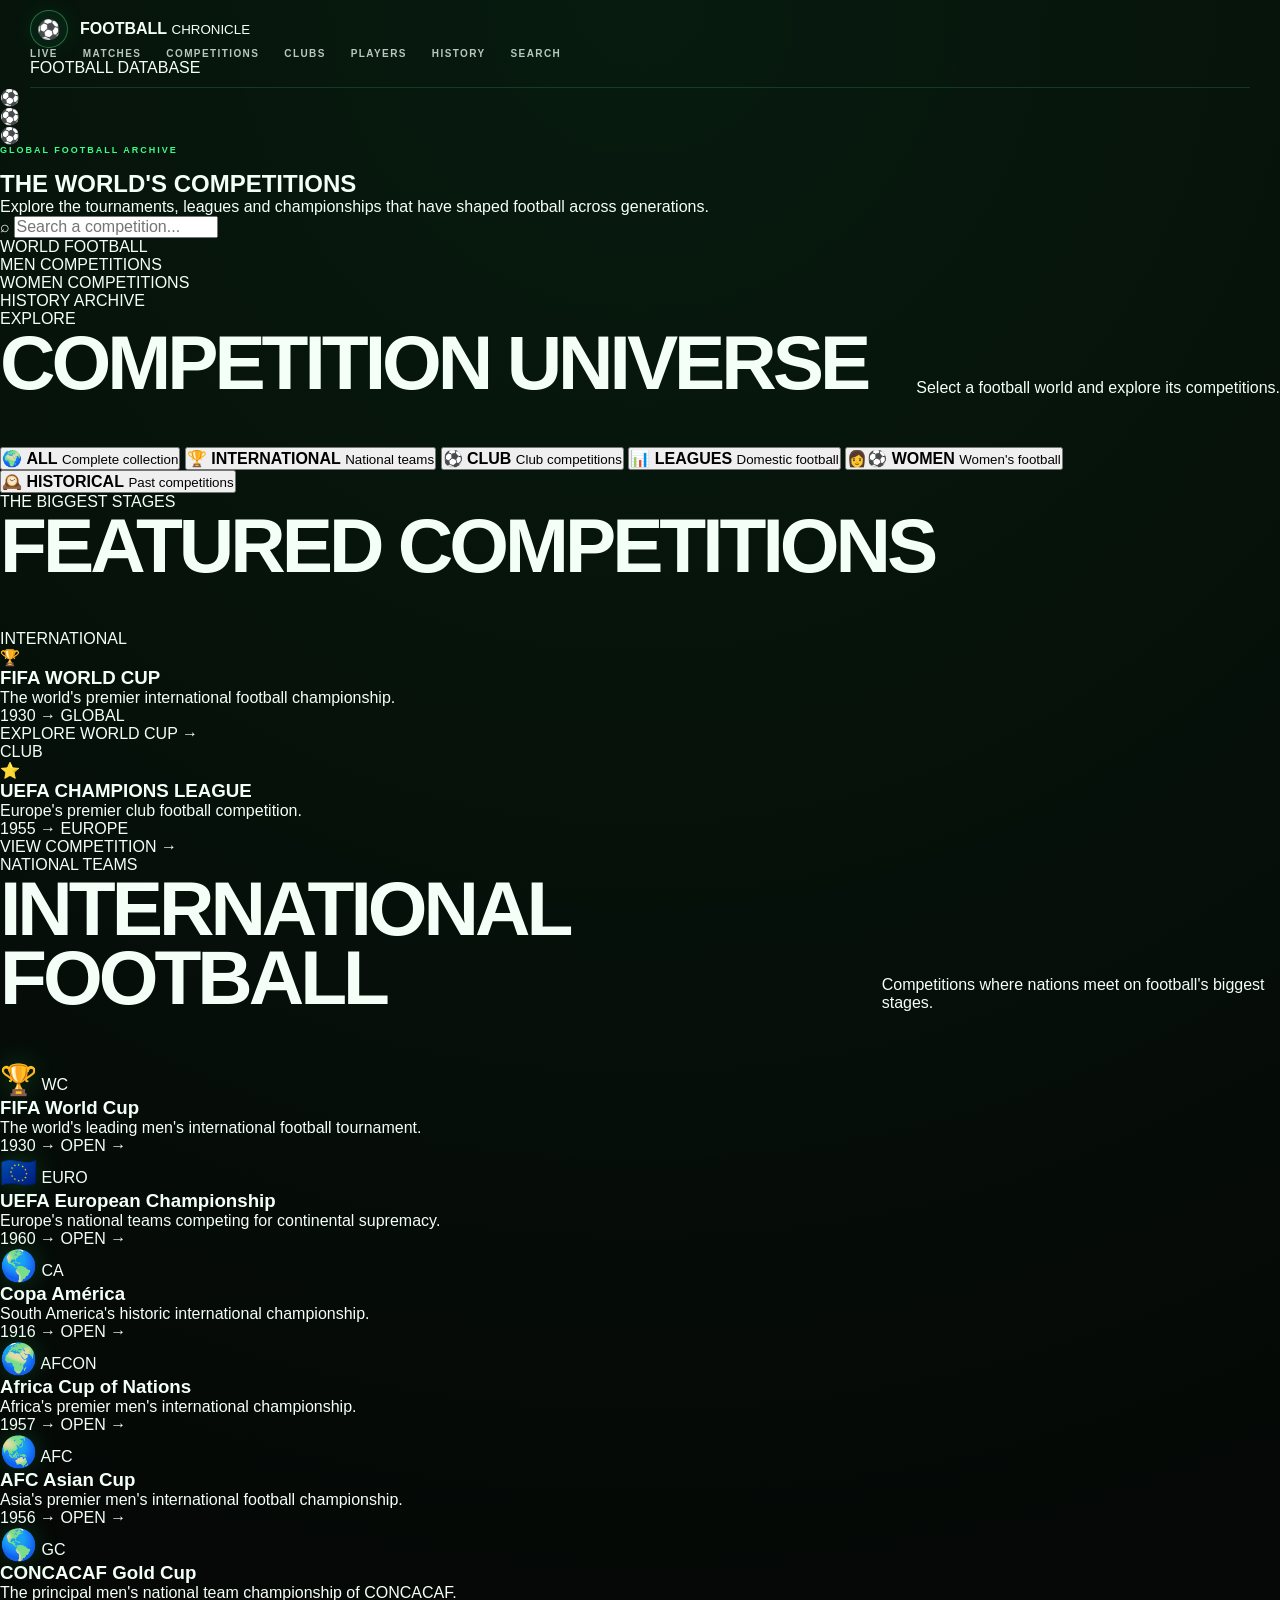
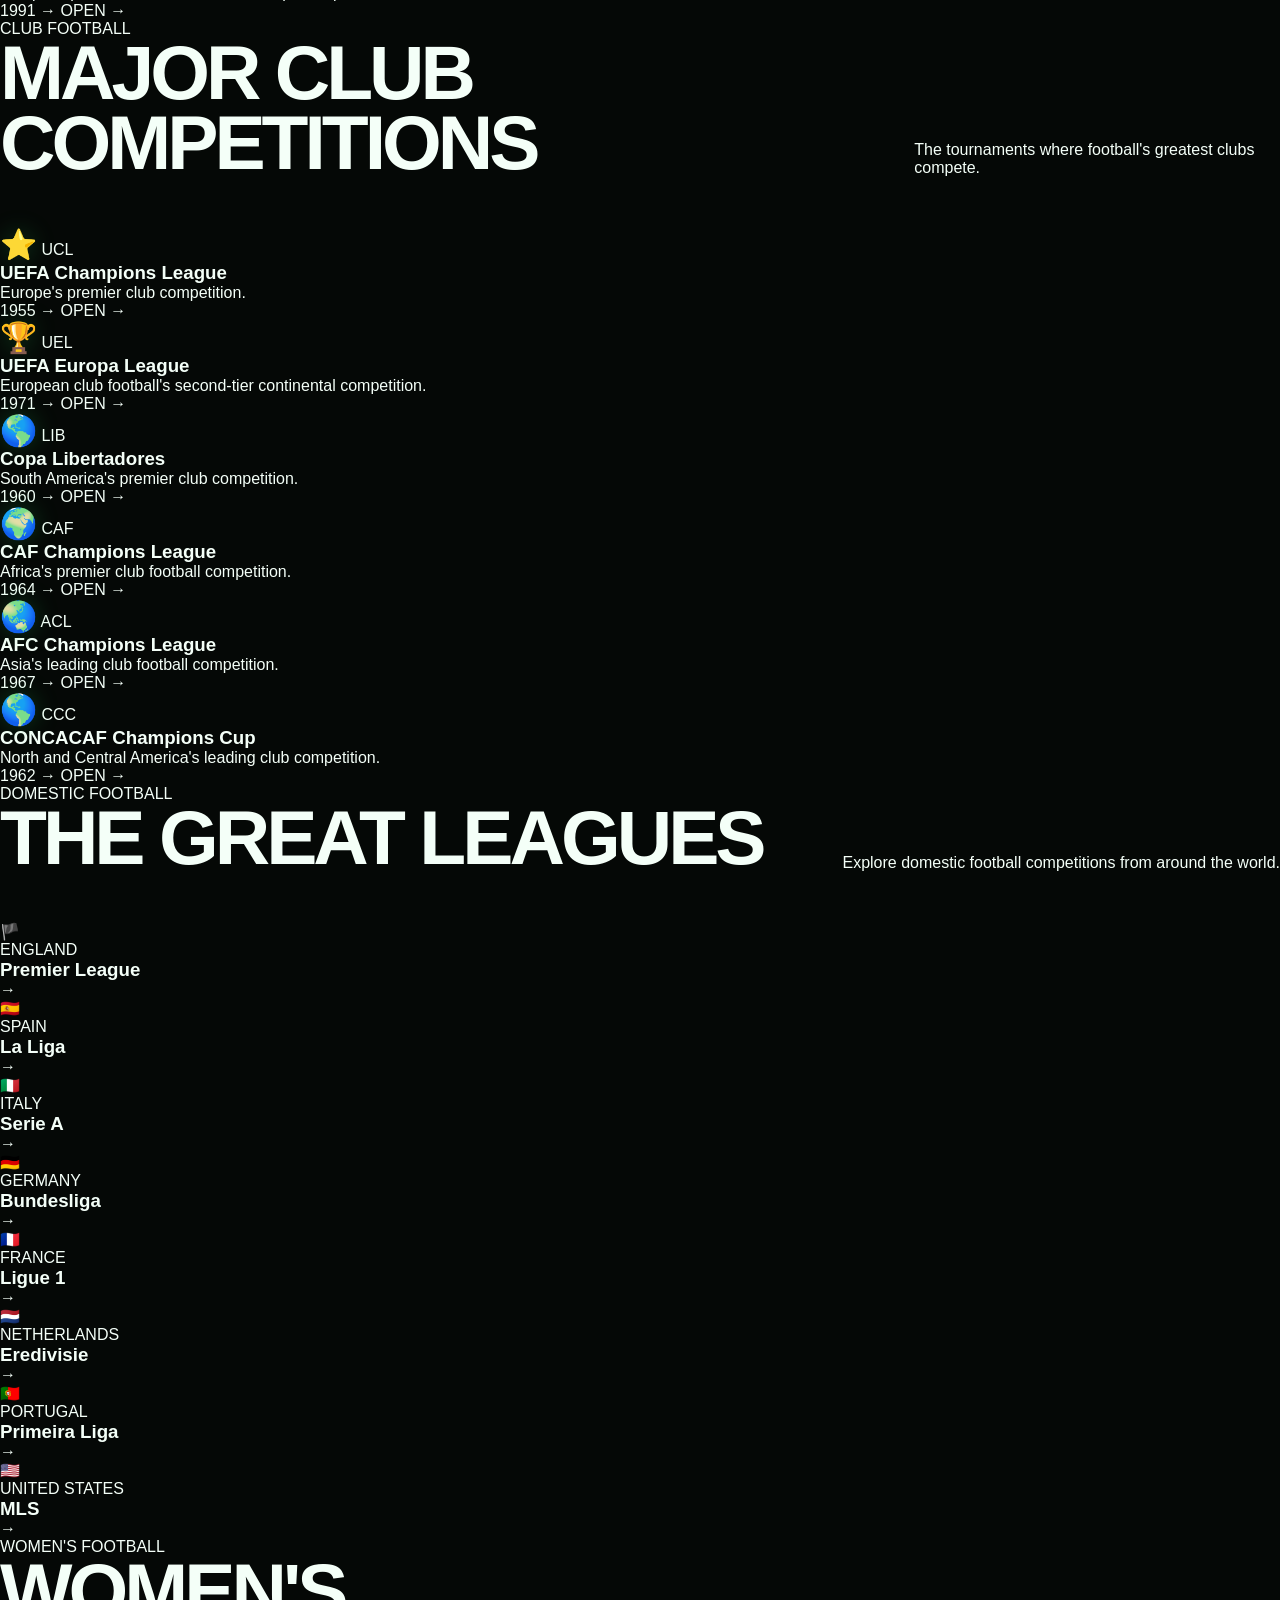
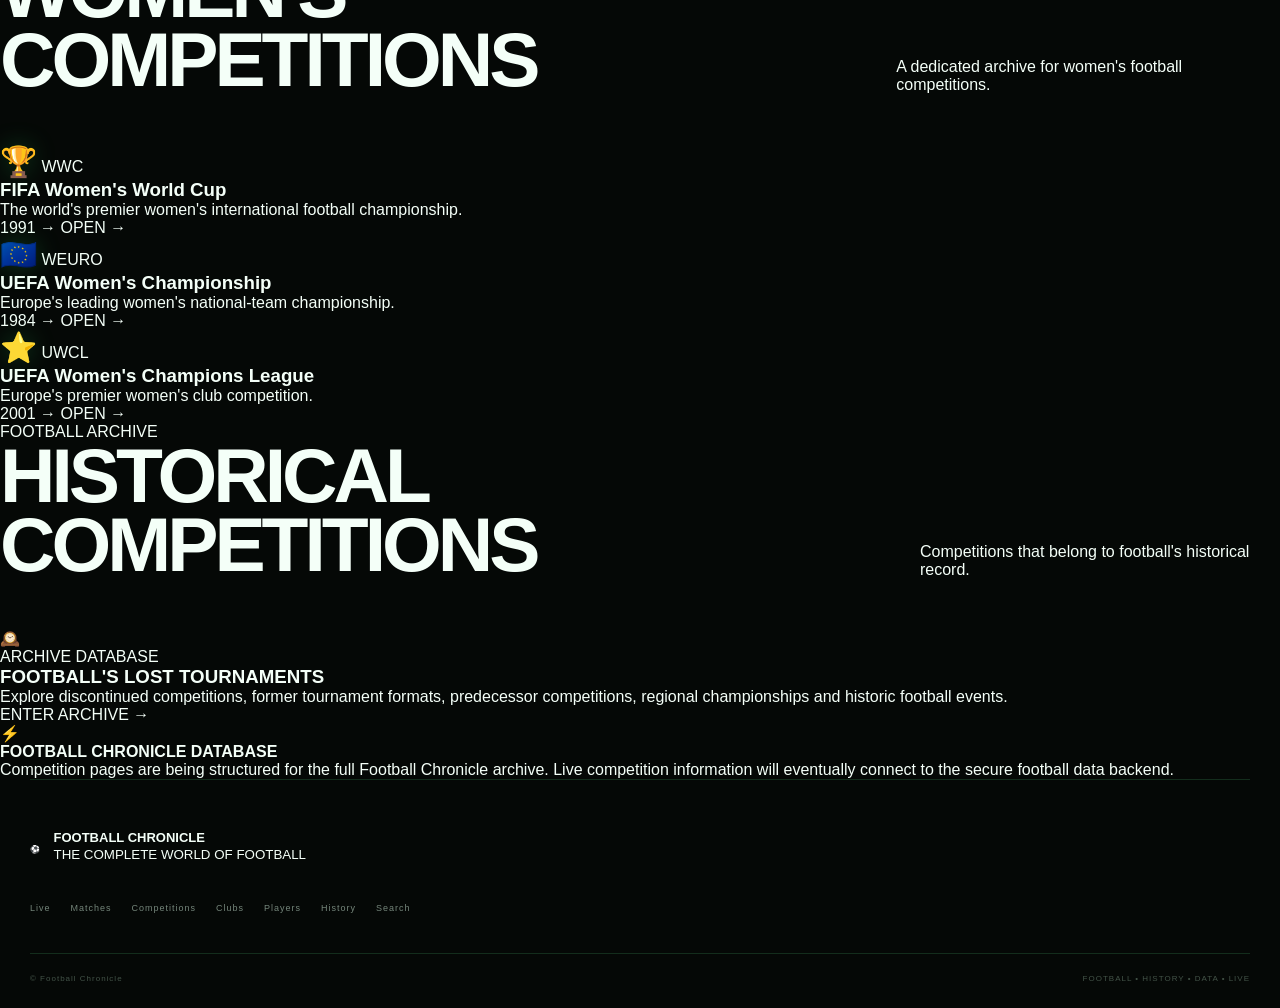
<file: competitions/index.html>
<!DOCTYPE html>
<html lang="en">
<head>
    <meta charset="UTF-8">
    <meta name="viewport" content="width=device-width, initial-scale=1.0">

    <title>Competitions | Football Chronicle</title>

    <meta
        name="description"
        content="Explore the world's football competitions, tournaments, leagues and championships through Football Chronicle."
    >

    <link rel="stylesheet" href="../css/style.css">
</head>

<body>

    <!-- =====================================================
         FOOTBALL CHRONICLE
         COMPETITIONS UNIVERSE
    ====================================================== -->

    <div class="page-glow"></div>

    <!-- ================= HEADER ================= -->

    <header class="site-header">

        <div class="header-inner">

            <a href="../index.html" class="brand">
                <span class="brand-ball">⚽</span>

                <span class="brand-text">
                    <strong>FOOTBALL</strong>
                    <small>CHRONICLE</small>
                </span>
            </a>

            <nav class="main-nav">

                <a href="../live/index.html">LIVE</a>

                <a href="../matches/index.html">MATCHES</a>

                <a href="index.html" class="active">
                    COMPETITIONS
                </a>

                <a href="../clubs/index.html">
                    CLUBS
                </a>

                <a href="../players/index.html">
                    PLAYERS
                </a>

                <a href="../history/index.html">
                    HISTORY
                </a>

                <a href="../search/index.html">
                    SEARCH
                </a>

            </nav>

            <div class="header-status">
                <span class="status-dot"></span>
                FOOTBALL DATABASE
            </div>

        </div>

    </header>


    <!-- ================= HERO ================= -->

    <main>

        <section class="competition-hero">

            <div class="hero-pitch-lines"></div>

            <div class="floating-ball ball-one">⚽</div>
            <div class="floating-ball ball-two">⚽</div>
            <div class="floating-ball ball-three">⚽</div>

            <div class="competition-hero-content">

                <div class="eyebrow">
                    GLOBAL FOOTBALL ARCHIVE
                </div>

                <h1>
                    THE WORLD'S
                    <span>COMPETITIONS</span>
                </h1>

                <p>
                    Explore the tournaments, leagues and championships
                    that have shaped football across generations.
                </p>

                <div class="competition-search">

                    <span>⌕</span>

                    <input
                        type="text"
                        id="competitionSearch"
                        placeholder="Search a competition..."
                        autocomplete="off"
                    >

                </div>

            </div>

        </section>


        <!-- ================= QUICK STATS ================= -->

        <section class="competition-stats">

            <div class="competition-stat">
                <span class="stat-number">WORLD</span>
                <span class="stat-label">FOOTBALL</span>
            </div>

            <div class="competition-stat">
                <span class="stat-number">MEN</span>
                <span class="stat-label">COMPETITIONS</span>
            </div>

            <div class="competition-stat">
                <span class="stat-number">WOMEN</span>
                <span class="stat-label">COMPETITIONS</span>
            </div>

            <div class="competition-stat">
                <span class="stat-number">HISTORY</span>
                <span class="stat-label">ARCHIVE</span>
            </div>

        </section>


        <!-- ================= CATEGORY NAV ================= -->

        <section class="competition-section">

            <div class="section-heading">

                <div>
                    <span class="section-kicker">
                        EXPLORE
                    </span>

                    <h2>
                        COMPETITION UNIVERSE
                    </h2>
                </div>

                <p>
                    Select a football world and explore its competitions.
                </p>

            </div>


            <div class="competition-category-grid">

                <button
                    class="category-card active"
                    data-category="all"
                >
                    <span class="category-icon">🌍</span>

                    <strong>ALL</strong>

                    <small>
                        Complete collection
                    </small>
                </button>


                <button
                    class="category-card"
                    data-category="international"
                >
                    <span class="category-icon">🏆</span>

                    <strong>INTERNATIONAL</strong>

                    <small>
                        National teams
                    </small>
                </button>


                <button
                    class="category-card"
                    data-category="club"
                >
                    <span class="category-icon">⚽</span>

                    <strong>CLUB</strong>

                    <small>
                        Club competitions
                    </small>
                </button>


                <button
                    class="category-card"
                    data-category="league"
                >
                    <span class="category-icon">📊</span>

                    <strong>LEAGUES</strong>

                    <small>
                        Domestic football
                    </small>
                </button>


                <button
                    class="category-card"
                    data-category="women"
                >
                    <span class="category-icon">👩‍⚽</span>

                    <strong>WOMEN</strong>

                    <small>
                        Women's football
                    </small>
                </button>


                <button
                    class="category-card"
                    data-category="historical"
                >
                    <span class="category-icon">🕰️</span>

                    <strong>HISTORICAL</strong>

                    <small>
                        Past competitions
                    </small>
                </button>

            </div>

        </section>


        <!-- ================= FEATURED ================= -->

        <section class="competition-section featured-section">

            <div class="section-heading">

                <div>

                    <span class="section-kicker">
                        THE BIGGEST STAGES
                    </span>

                    <h2>
                        FEATURED COMPETITIONS
                    </h2>

                </div>

            </div>


            <div class="featured-competition-grid">

                <!-- WORLD CUP -->

                <article
                    class="featured-card competition-item"
                    data-category="international"
                    data-name="fifa world cup"
                >

                    <div class="featured-background world-cup-bg"></div>

                    <div class="featured-overlay"></div>

                    <div class="featured-content">

                        <span class="competition-type">
                            INTERNATIONAL
                        </span>

                        <div class="competition-emblem">
                            🏆
                        </div>

                        <h3>
                            FIFA WORLD CUP
                        </h3>

                        <p>
                            The world's premier international football
                            championship.
                        </p>

                        <div class="competition-meta">
                            <span>1930 →</span>
                            <span>GLOBAL</span>
                        </div>

                        <a
                            href="../world-cup/index.html"
                            class="competition-button"
                        >
                            EXPLORE WORLD CUP →
                        </a>

                    </div>

                </article>


                <!-- CHAMPIONS LEAGUE -->

                <article
                    class="featured-card competition-item"
                    data-category="club"
                    data-name="uefa champions league"
                >

                    <div class="featured-background champions-bg"></div>

                    <div class="featured-overlay"></div>

                    <div class="featured-content">

                        <span class="competition-type">
                            CLUB
                        </span>

                        <div class="competition-emblem">
                            ⭐
                        </div>

                        <h3>
                            UEFA CHAMPIONS LEAGUE
                        </h3>

                        <p>
                            Europe's premier club football competition.
                        </p>

                        <div class="competition-meta">
                            <span>1955 →</span>
                            <span>EUROPE</span>
                        </div>

                        <a
                            href="#"
                            class="competition-button"
                        >
                            VIEW COMPETITION →
                        </a>

                    </div>

                </article>

            </div>

        </section>


        <!-- ================= INTERNATIONAL ================= -->

        <section class="competition-section">

            <div class="section-heading">

                <div>

                    <span class="section-kicker">
                        NATIONAL TEAMS
                    </span>

                    <h2>
                        INTERNATIONAL FOOTBALL
                    </h2>

                </div>

                <p>
                    Competitions where nations meet on football's
                    biggest stages.
                </p>

            </div>


            <div class="competition-grid">

                <article
                    class="competition-card competition-item"
                    data-category="international"
                    data-name="fifa world cup"
                >

                    <div class="card-top">
                        <span class="card-icon">🏆</span>
                        <span class="card-code">WC</span>
                    </div>

                    <h3>FIFA World Cup</h3>

                    <p>
                        The world's leading men's international
                        football tournament.
                    </p>

                    <div class="card-footer">
                        <span>1930 →</span>
                        <a href="../world-cup/index.html">OPEN →</a>
                    </div>

                </article>


                <article
                    class="competition-card competition-item"
                    data-category="international"
                    data-name="uefa european championship euro"
                >

                    <div class="card-top">
                        <span class="card-icon">🇪🇺</span>
                        <span class="card-code">EURO</span>
                    </div>

                    <h3>UEFA European Championship</h3>

                    <p>
                        Europe's national teams competing for
                        continental supremacy.
                    </p>

                    <div class="card-footer">
                        <span>1960 →</span>
                        <a href="#">OPEN →</a>
                    </div>

                </article>


                <article
                    class="competition-card competition-item"
                    data-category="international"
                    data-name="copa america"
                >

                    <div class="card-top">
                        <span class="card-icon">🌎</span>
                        <span class="card-code">CA</span>
                    </div>

                    <h3>Copa América</h3>

                    <p>
                        South America's historic international
                        championship.
                    </p>

                    <div class="card-footer">
                        <span>1916 →</span>
                        <a href="#">OPEN →</a>
                    </div>

                </article>


                <article
                    class="competition-card competition-item"
                    data-category="international"
                    data-name="africa cup of nations afcon"
                >

                    <div class="card-top">
                        <span class="card-icon">🌍</span>
                        <span class="card-code">AFCON</span>
                    </div>

                    <h3>Africa Cup of Nations</h3>

                    <p>
                        Africa's premier men's international
                        championship.
                    </p>

                    <div class="card-footer">
                        <span>1957 →</span>
                        <a href="#">OPEN →</a>
                    </div>

                </article>


                <article
                    class="competition-card competition-item"
                    data-category="international"
                    data-name="afc asian cup"
                >

                    <div class="card-top">
                        <span class="card-icon">🌏</span>
                        <span class="card-code">AFC</span>
                    </div>

                    <h3>AFC Asian Cup</h3>

                    <p>
                        Asia's premier men's international
                        football championship.
                    </p>

                    <div class="card-footer">
                        <span>1956 →</span>
                        <a href="#">OPEN →</a>
                    </div>

                </article>


                <article
                    class="competition-card competition-item"
                    data-category="international"
                    data-name="concacaf gold cup"
                >

                    <div class="card-top">
                        <span class="card-icon">🌎</span>
                        <span class="card-code">GC</span>
                    </div>

                    <h3>CONCACAF Gold Cup</h3>

                    <p>
                        The principal men's national team
                        championship of CONCACAF.
                    </p>

                    <div class="card-footer">
                        <span>1991 →</span>
                        <a href="#">OPEN →</a>
                    </div>

                </article>

            </div>

        </section>


        <!-- ================= CLUB COMPETITIONS ================= -->

        <section class="competition-section">

            <div class="section-heading">

                <div>

                    <span class="section-kicker">
                        CLUB FOOTBALL
                    </span>

                    <h2>
                        MAJOR CLUB COMPETITIONS
                    </h2>

                </div>

                <p>
                    The tournaments where football's greatest clubs
                    compete.
                </p>

            </div>


            <div class="competition-grid">

                <article
                    class="competition-card competition-item"
                    data-category="club"
                    data-name="uefa champions league"
                >

                    <div class="card-top">
                        <span class="card-icon">⭐</span>
                        <span class="card-code">UCL</span>
                    </div>

                    <h3>UEFA Champions League</h3>

                    <p>
                        Europe's premier club competition.
                    </p>

                    <div class="card-footer">
                        <span>1955 →</span>
                        <a href="#">OPEN →</a>
                    </div>

                </article>


                <article
                    class="competition-card competition-item"
                    data-category="club"
                    data-name="uefa europa league"
                >

                    <div class="card-top">
                        <span class="card-icon">🏆</span>
                        <span class="card-code">UEL</span>
                    </div>

                    <h3>UEFA Europa League</h3>

                    <p>
                        European club football's second-tier
                        continental competition.
                    </p>

                    <div class="card-footer">
                        <span>1971 →</span>
                        <a href="#">OPEN →</a>
                    </div>

                </article>


                <article
                    class="competition-card competition-item"
                    data-category="club"
                    data-name="copa libertadores"
                >

                    <div class="card-top">
                        <span class="card-icon">🌎</span>
                        <span class="card-code">LIB</span>
                    </div>

                    <h3>Copa Libertadores</h3>

                    <p>
                        South America's premier club competition.
                    </p>

                    <div class="card-footer">
                        <span>1960 →</span>
                        <a href="#">OPEN →</a>
                    </div>

                </article>


                <article
                    class="competition-card competition-item"
                    data-category="club"
                    data-name="african champions league"
                >

                    <div class="card-top">
                        <span class="card-icon">🌍</span>
                        <span class="card-code">CAF</span>
                    </div>

                    <h3>CAF Champions League</h3>

                    <p>
                        Africa's premier club football competition.
                    </p>

                    <div class="card-footer">
                        <span>1964 →</span>
                        <a href="#">OPEN →</a>
                    </div>

                </article>


                <article
                    class="competition-card competition-item"
                    data-category="club"
                    data-name="afc champions league"
                >

                    <div class="card-top">
                        <span class="card-icon">🌏</span>
                        <span class="card-code">ACL</span>
                    </div>

                    <h3>AFC Champions League</h3>

                    <p>
                        Asia's leading club football competition.
                    </p>

                    <div class="card-footer">
                        <span>1967 →</span>
                        <a href="#">OPEN →</a>
                    </div>

                </article>


                <article
                    class="competition-card competition-item"
                    data-category="club"
                    data-name="concacaf champions cup"
                >

                    <div class="card-top">
                        <span class="card-icon">🌎</span>
                        <span class="card-code">CCC</span>
                    </div>

                    <h3>CONCACAF Champions Cup</h3>

                    <p>
                        North and Central America's leading
                        club competition.
                    </p>

                    <div class="card-footer">
                        <span>1962 →</span>
                        <a href="#">OPEN →</a>
                    </div>

                </article>

            </div>

        </section>


        <!-- ================= DOMESTIC LEAGUES ================= -->

        <section class="competition-section">

            <div class="section-heading">

                <div>

                    <span class="section-kicker">
                        DOMESTIC FOOTBALL
                    </span>

                    <h2>
                        THE GREAT LEAGUES
                    </h2>

                </div>

                <p>
                    Explore domestic football competitions from
                    around the world.
                </p>

            </div>


            <div class="league-grid">

                <article
                    class="league-card competition-item"
                    data-category="league"
                    data-name="premier league england"
                >

                    <span class="league-flag">🏴</span>

                    <div>
                        <span>ENGLAND</span>
                        <h3>Premier League</h3>
                    </div>

                    <b>→</b>

                </article>


                <article
                    class="league-card competition-item"
                    data-category="league"
                    data-name="la liga spain"
                >

                    <span class="league-flag">🇪🇸</span>

                    <div>
                        <span>SPAIN</span>
                        <h3>La Liga</h3>
                    </div>

                    <b>→</b>

                </article>


                <article
                    class="league-card competition-item"
                    data-category="league"
                    data-name="serie a italy"
                >

                    <span class="league-flag">🇮🇹</span>

                    <div>
                        <span>ITALY</span>
                        <h3>Serie A</h3>
                    </div>

                    <b>→</b>

                </article>


                <article
                    class="league-card competition-item"
                    data-category="league"
                    data-name="bundesliga germany"
                >

                    <span class="league-flag">🇩🇪</span>

                    <div>
                        <span>GERMANY</span>
                        <h3>Bundesliga</h3>
                    </div>

                    <b>→</b>

                </article>


                <article
                    class="league-card competition-item"
                    data-category="league"
                    data-name="ligue 1 france"
                >

                    <span class="league-flag">🇫🇷</span>

                    <div>
                        <span>FRANCE</span>
                        <h3>Ligue 1</h3>
                    </div>

                    <b>→</b>

                </article>


                <article
                    class="league-card competition-item"
                    data-category="league"
                    data-name="eredivisie netherlands"
                >

                    <span class="league-flag">🇳🇱</span>

                    <div>
                        <span>NETHERLANDS</span>
                        <h3>Eredivisie</h3>
                    </div>

                    <b>→</b>

                </article>


                <article
                    class="league-card competition-item"
                    data-category="league"
                    data-name="primeira liga portugal"
                >

                    <span class="league-flag">🇵🇹</span>

                    <div>
                        <span>PORTUGAL</span>
                        <h3>Primeira Liga</h3>
                    </div>

                    <b>→</b>

                </article>


                <article
                    class="league-card competition-item"
                    data-category="league"
                    data-name="mls united states"
                >

                    <span class="league-flag">🇺🇸</span>

                    <div>
                        <span>UNITED STATES</span>
                        <h3>MLS</h3>
                    </div>

                    <b>→</b>

                </article>

            </div>

        </section>


        <!-- ================= WOMEN ================= -->

        <section class="competition-section">

            <div class="section-heading">

                <div>

                    <span class="section-kicker">
                        WOMEN'S FOOTBALL
                    </span>

                    <h2>
                        WOMEN'S COMPETITIONS
                    </h2>

                </div>

                <p>
                    A dedicated archive for women's football
                    competitions.
                </p>

            </div>


            <div class="competition-grid">

                <article
                    class="competition-card competition-item"
                    data-category="women"
                    data-name="fifa womens world cup"
                >

                    <div class="card-top">
                        <span class="card-icon">🏆</span>
                        <span class="card-code">WWC</span>
                    </div>

                    <h3>FIFA Women's World Cup</h3>

                    <p>
                        The world's premier women's international
                        football championship.
                    </p>

                    <div class="card-footer">
                        <span>1991 →</span>
                        <a href="#">OPEN →</a>
                    </div>

                </article>


                <article
                    class="competition-card competition-item"
                    data-category="women"
                    data-name="uefa womens championship"
                >

                    <div class="card-top">
                        <span class="card-icon">🇪🇺</span>
                        <span class="card-code">WEURO</span>
                    </div>

                    <h3>UEFA Women's Championship</h3>

                    <p>
                        Europe's leading women's national-team
                        championship.
                    </p>

                    <div class="card-footer">
                        <span>1984 →</span>
                        <a href="#">OPEN →</a>
                    </div>

                </article>


                <article
                    class="competition-card competition-item"
                    data-category="women"
                    data-name="uefa womens champions league"
                >

                    <div class="card-top">
                        <span class="card-icon">⭐</span>
                        <span class="card-code">UWCL</span>
                    </div>

                    <h3>UEFA Women's Champions League</h3>

                    <p>
                        Europe's premier women's club competition.
                    </p>

                    <div class="card-footer">
                        <span>2001 →</span>
                        <a href="#">OPEN →</a>
                    </div>

                </article>

            </div>

        </section>


        <!-- ================= HISTORICAL ================= -->

        <section class="competition-section historical-section">

            <div class="section-heading">

                <div>

                    <span class="section-kicker">
                        FOOTBALL ARCHIVE
                    </span>

                    <h2>
                        HISTORICAL COMPETITIONS
                    </h2>

                </div>

                <p>
                    Competitions that belong to football's
                    historical record.
                </p>

            </div>


            <div class="historical-panel">

                <div class="archive-icon">
                    🕰️
                </div>

                <div class="archive-content">

                    <span>
                        ARCHIVE DATABASE
                    </span>

                    <h3>
                        FOOTBALL'S LOST TOURNAMENTS
                    </h3>

                    <p>
                        Explore discontinued competitions, former
                        tournament formats, predecessor competitions,
                        regional championships and historic football
                        events.
                    </p>

                    <a href="#" class="archive-button">
                        ENTER ARCHIVE →
                    </a>

                </div>

                <div class="archive-lines"></div>

            </div>

        </section>


        <!-- ================= DATA NOTICE ================= -->

        <section class="data-notice">

            <div class="notice-icon">
                ⚡
            </div>

            <div>

                <strong>
                    FOOTBALL CHRONICLE DATABASE
                </strong>

                <p>
                    Competition pages are being structured for the
                    full Football Chronicle archive. Live competition
                    information will eventually connect to the secure
                    football data backend.
                </p>

            </div>

        </section>

    </main>


    <!-- ================= FOOTER ================= -->

    <footer class="site-footer">

        <div class="footer-inner">

            <div class="footer-brand">

                <span>⚽</span>

                <div>
                    <strong>FOOTBALL CHRONICLE</strong>

                    <small>
                        THE COMPLETE WORLD OF FOOTBALL
                    </small>
                </div>

            </div>


            <div class="footer-links">

                <a href="../live/index.html">
                    Live
                </a>

                <a href="../matches/index.html">
                    Matches
                </a>

                <a href="index.html">
                    Competitions
                </a>

                <a href="../clubs/index.html">
                    Clubs
                </a>

                <a href="../players/index.html">
                    Players
                </a>

                <a href="../history/index.html">
                    History
                </a>

                <a href="../search/index.html">
                    Search
                </a>

            </div>


            <div class="footer-bottom">

                <span>
                    © Football Chronicle
                </span>

                <span>
                    FOOTBALL • HISTORY • DATA • LIVE
                </span>

            </div>

        </div>

    </footer>


    <!-- ================= PAGE SCRIPT ================= -->

    <script>

        document.addEventListener("DOMContentLoaded", () => {

            const searchInput =
                document.getElementById("competitionSearch");

            const categoryButtons =
                document.querySelectorAll(".category-card");

            const competitionItems =
                document.querySelectorAll(".competition-item");


            let currentCategory = "all";


            function filterCompetitions() {

                const searchTerm =
                    searchInput.value
                        .toLowerCase()
                        .trim();


                competitionItems.forEach(item => {

                    const category =
                        item.dataset.category || "";

                    const name =
                        item.dataset.name || "";

                    const text =
                        item.textContent.toLowerCase();


                    const categoryMatch =
                        currentCategory === "all" ||
                        category === currentCategory;


                    const searchMatch =
                        !searchTerm ||
                        name.includes(searchTerm) ||
                        text.includes(searchTerm);


                    if (
                        categoryMatch &&
                        searchMatch
                    ) {

                        item.style.display = "";

                    } else {

                        item.style.display = "none";

                    }

                });

            }


            categoryButtons.forEach(button => {

                button.addEventListener("click", () => {

                    categoryButtons.forEach(btn => {
                        btn.classList.remove("active");
                    });

                    button.classList.add("active");

                    currentCategory =
                        button.dataset.category;

                    filterCompetitions();

                });

            });


            searchInput.addEventListener(
                "input",
                filterCompetitions
            );


            /* ================= CARD MOTION ================= */

            competitionItems.forEach(item => {

                item.addEventListener(
                    "mousemove",
                    event => {

                        const rect =
                            item.getBoundingClientRect();

                        const x =
                            event.clientX - rect.left;

                        const y =
                            event.clientY - rect.top;

                        const rotateY =
                            ((x / rect.width) - 0.5) * 4;

                        const rotateX =
                            ((y / rect.height) - 0.5) * -4;


                        item.style.transform =
                            `perspective(900px)
                             rotateX(${rotateX}deg)
                             rotateY(${rotateY}deg)
                             translateY(-4px)`;

                    }
                );


                item.addEventListener(
                    "mouseleave",
                    () => {

                        item.style.transform = "";

                    }
                );

            });


        });

    </script>

</body>
</html>
</file>
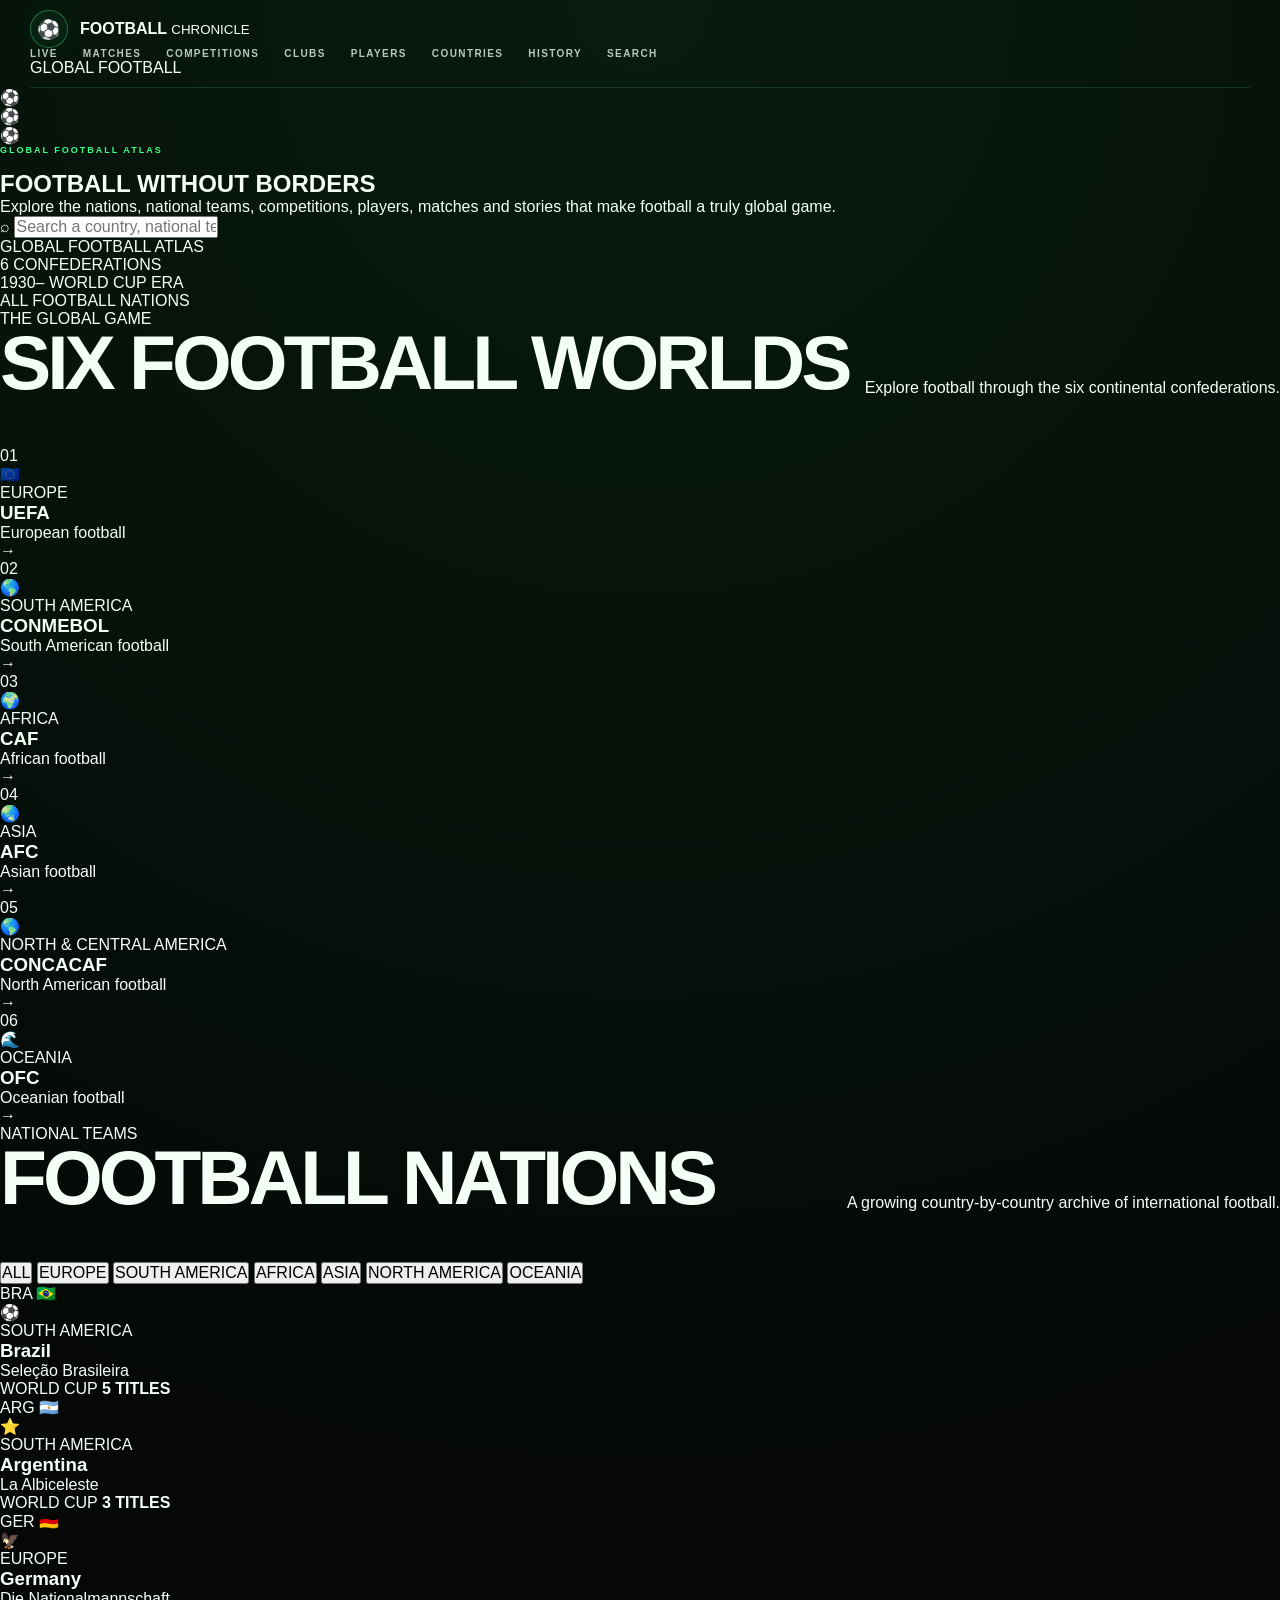
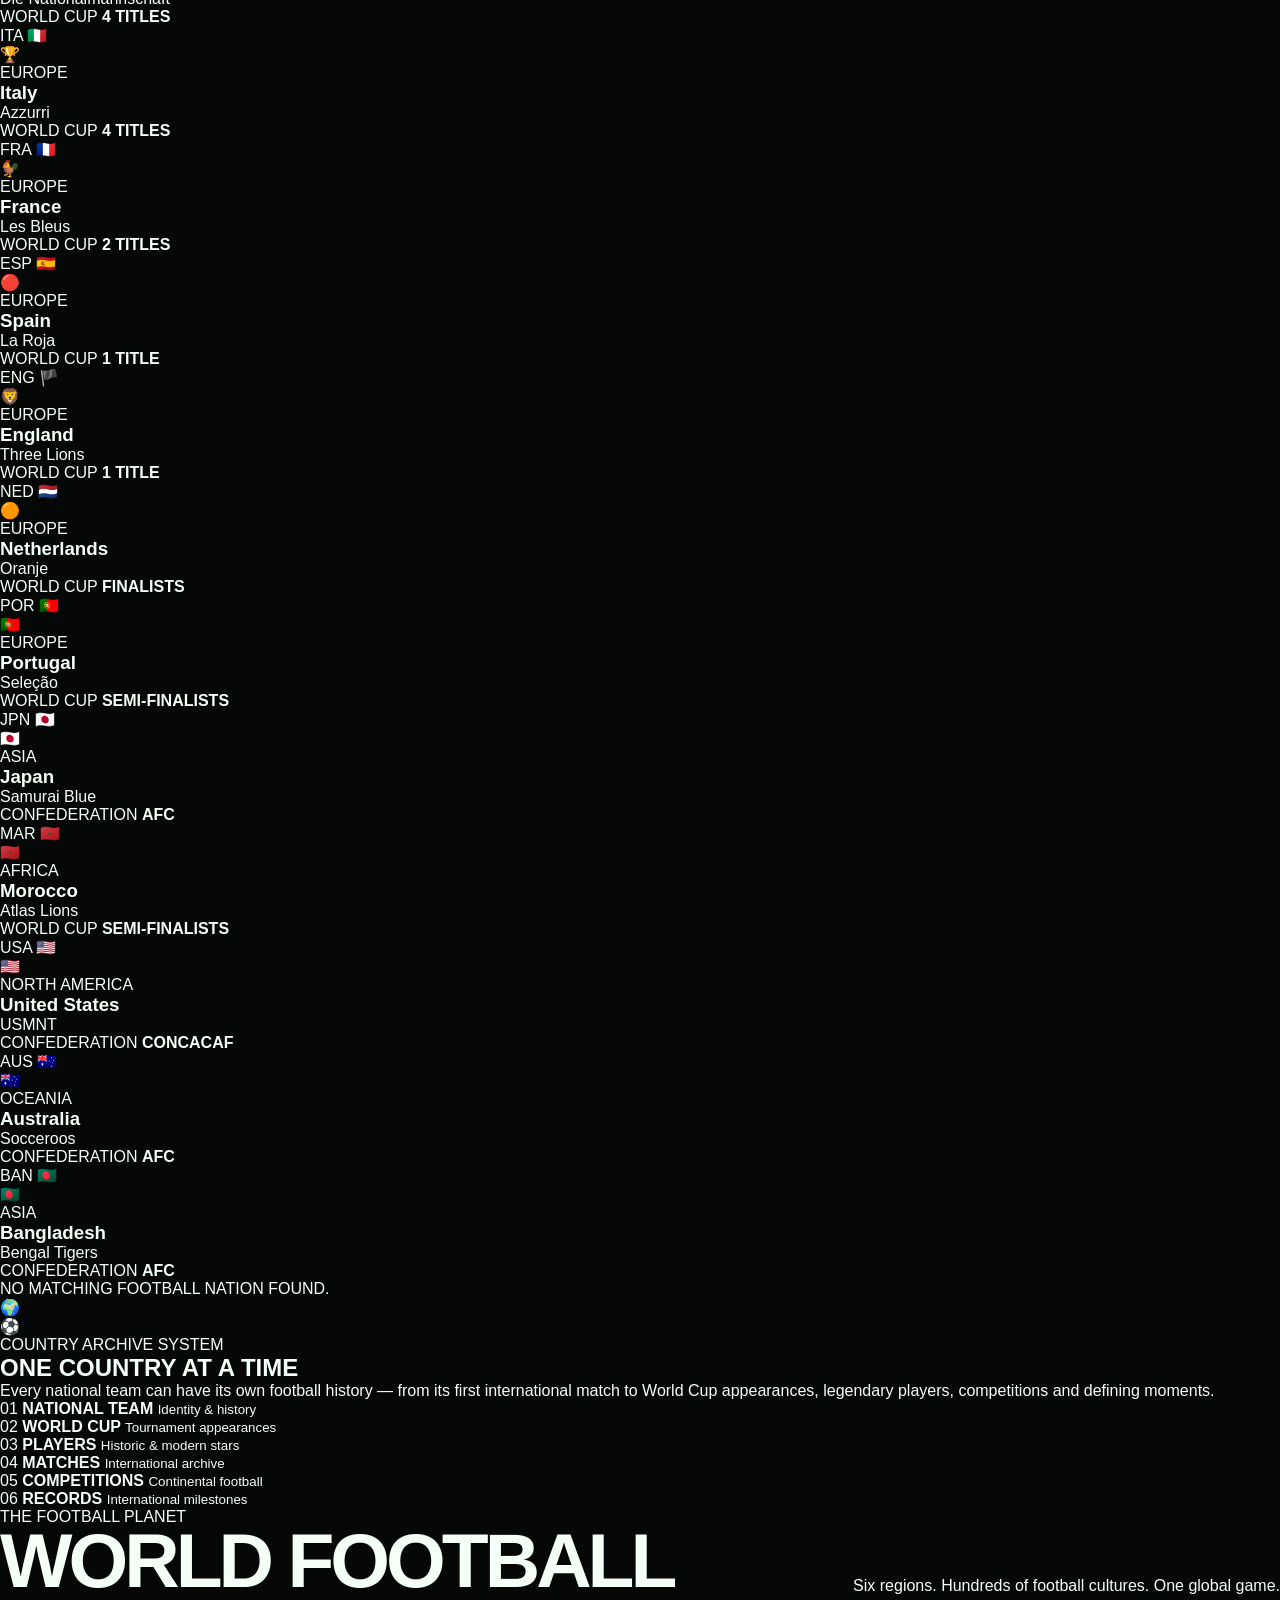
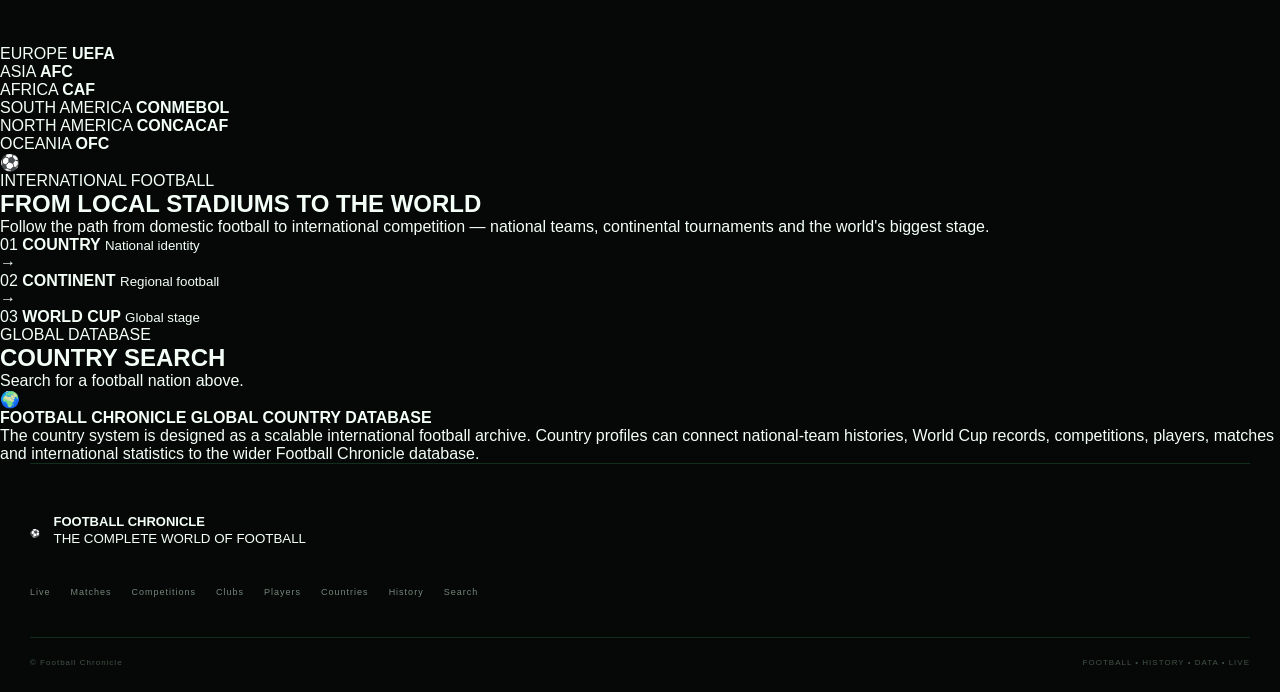
<file: countries/index.html>
<!DOCTYPE html>
<html lang="en">

<head>

    <meta charset="UTF-8">

    <meta
        name="viewport"
        content="width=device-width, initial-scale=1.0"
    >

    <title>Countries | Football Chronicle</title>

    <meta
        name="description"
        content="Explore football around the world through national teams, countries, regions, World Cup history, competitions, players and international records."
    >

    <link
        rel="stylesheet"
        href="../css/style.css"
    >

</head>


<body>


    <!-- =====================================================
         FOOTBALL CHRONICLE
         COUNTRIES UNIVERSE
    ====================================================== -->


    <div class="page-glow"></div>



    <!-- ================= HEADER ================= -->

    <header class="site-header">

        <div class="header-inner">


            <a
                href="../index.html"
                class="brand"
            >

                <span class="brand-ball">
                    ⚽
                </span>

                <span class="brand-text">

                    <strong>
                        FOOTBALL
                    </strong>

                    <small>
                        CHRONICLE
                    </small>

                </span>

            </a>



            <nav class="main-nav">

                <a href="../live/index.html">
                    LIVE
                </a>

                <a href="../matches/index.html">
                    MATCHES
                </a>

                <a href="../competitions/index.html">
                    COMPETITIONS
                </a>

                <a href="../clubs/index.html">
                    CLUBS
                </a>

                <a href="../players/index.html">
                    PLAYERS
                </a>

                <a
                    href="index.html"
                    class="active"
                >
                    COUNTRIES
                </a>

                <a href="../history/index.html">
                    HISTORY
                </a>

                <a href="../search/index.html">
                    SEARCH
                </a>

            </nav>



            <div class="header-status">

                <span class="status-dot"></span>

                GLOBAL FOOTBALL

            </div>


        </div>

    </header>



    <!-- ================= MAIN ================= -->

    <main>



        <!-- ================= HERO ================= -->

        <section class="country-hero">


            <div class="country-hero-glow"></div>

            <div class="country-world-grid"></div>


            <div class="floating-country-ball country-ball-one">
                ⚽
            </div>

            <div class="floating-country-ball country-ball-two">
                ⚽
            </div>

            <div class="floating-country-ball country-ball-three">
                ⚽
            </div>



            <div class="country-hero-content">


                <div class="eyebrow">

                    GLOBAL FOOTBALL ATLAS

                </div>



                <h1>

                    FOOTBALL
                    <span>WITHOUT</span>
                    BORDERS

                </h1>



                <p>

                    Explore the nations, national teams,
                    competitions, players, matches and
                    stories that make football a truly
                    global game.

                </p>



                <div class="country-search">


                    <span>
                        ⌕
                    </span>


                    <input
                        type="text"
                        id="countrySearch"
                        placeholder="Search a country, national team or region..."
                        autocomplete="off"
                    >


                </div>


            </div>


        </section>



        <!-- ================= GLOBAL STRIP ================= -->

        <section class="country-data-strip">


            <div class="country-stat">

                <span class="country-stat-value">
                    GLOBAL
                </span>

                <span class="country-stat-label">
                    FOOTBALL ATLAS
                </span>

            </div>



            <div class="country-stat">

                <span class="country-stat-value">
                    6
                </span>

                <span class="country-stat-label">
                    CONFEDERATIONS
                </span>

            </div>



            <div class="country-stat">

                <span class="country-stat-value">
                    1930–
                </span>

                <span class="country-stat-label">
                    WORLD CUP ERA
                </span>

            </div>



            <div class="country-stat">

                <span class="country-stat-value">
                    ALL
                </span>

                <span class="country-stat-label">
                    FOOTBALL NATIONS
                </span>

            </div>


        </section>



        <!-- ================= CONFEDERATIONS ================= -->

        <section class="country-section">


            <div class="section-heading">


                <div>

                    <span class="section-kicker">
                        THE GLOBAL GAME
                    </span>

                    <h2>
                        SIX FOOTBALL WORLDS
                    </h2>

                </div>


                <p>

                    Explore football through the six
                    continental confederations.

                </p>


            </div>



            <div class="confederation-grid">


                <!-- UEFA -->

                <article
                    class="confederation-card country-item"
                    data-region="europe"
                    data-name="uefa europe european football"
                >

                    <div class="confederation-number">
                        01
                    </div>


                    <div class="confederation-symbol">
                        🇪🇺
                    </div>


                    <div class="confederation-info">

                        <span>
                            EUROPE
                        </span>

                        <h3>
                            UEFA
                        </h3>

                        <p>
                            European football
                        </p>

                    </div>


                    <div class="confederation-arrow">
                        →
                    </div>

                </article>



                <!-- CONMEBOL -->

                <article
                    class="confederation-card country-item"
                    data-region="south-america"
                    data-name="conmebol south america south american football"
                >

                    <div class="confederation-number">
                        02
                    </div>


                    <div class="confederation-symbol">
                        🌎
                    </div>


                    <div class="confederation-info">

                        <span>
                            SOUTH AMERICA
                        </span>

                        <h3>
                            CONMEBOL
                        </h3>

                        <p>
                            South American football
                        </p>

                    </div>


                    <div class="confederation-arrow">
                        →
                    </div>

                </article>



                <!-- CAF -->

                <article
                    class="confederation-card country-item"
                    data-region="africa"
                    data-name="caf africa african football"
                >

                    <div class="confederation-number">
                        03
                    </div>


                    <div class="confederation-symbol">
                        🌍
                    </div>


                    <div class="confederation-info">

                        <span>
                            AFRICA
                        </span>

                        <h3>
                            CAF
                        </h3>

                        <p>
                            African football
                        </p>

                    </div>


                    <div class="confederation-arrow">
                        →
                    </div>

                </article>



                <!-- AFC -->

                <article
                    class="confederation-card country-item"
                    data-region="asia"
                    data-name="afc asia asian football"
                >

                    <div class="confederation-number">
                        04
                    </div>


                    <div class="confederation-symbol">
                        🌏
                    </div>


                    <div class="confederation-info">

                        <span>
                            ASIA
                        </span>

                        <h3>
                            AFC
                        </h3>

                        <p>
                            Asian football
                        </p>

                    </div>


                    <div class="confederation-arrow">
                        →
                    </div>

                </article>



                <!-- CONCACAF -->

                <article
                    class="confederation-card country-item"
                    data-region="north-america"
                    data-name="concacaf north america central america caribbean football"
                >

                    <div class="confederation-number">
                        05
                    </div>


                    <div class="confederation-symbol">
                        🌎
                    </div>


                    <div class="confederation-info">

                        <span>
                            NORTH & CENTRAL AMERICA
                        </span>

                        <h3>
                            CONCACAF
                        </h3>

                        <p>
                            North American football
                        </p>

                    </div>


                    <div class="confederation-arrow">
                        →
                    </div>

                </article>



                <!-- OFC -->

                <article
                    class="confederation-card country-item"
                    data-region="oceania"
                    data-name="ofc oceania pacific football"
                >

                    <div class="confederation-number">
                        06
                    </div>


                    <div class="confederation-symbol">
                        🌊
                    </div>


                    <div class="confederation-info">

                        <span>
                            OCEANIA
                        </span>

                        <h3>
                            OFC
                        </h3>

                        <p>
                            Oceanian football
                        </p>

                    </div>


                    <div class="confederation-arrow">
                        →
                    </div>

                </article>


            </div>

        </section>



        <!-- ================= FEATURED FOOTBALL NATIONS ================= -->

        <section class="country-section">


            <div class="section-heading">


                <div>

                    <span class="section-kicker">
                        NATIONAL TEAMS
                    </span>

                    <h2>
                        FOOTBALL NATIONS
                    </h2>

                </div>


                <p>

                    A growing country-by-country archive
                    of international football.

                </p>


            </div>



            <div class="country-filter-bar">


                <button
                    class="country-filter active"
                    data-filter="all"
                >
                    ALL
                </button>


                <button
                    class="country-filter"
                    data-filter="europe"
                >
                    EUROPE
                </button>


                <button
                    class="country-filter"
                    data-filter="south-america"
                >
                    SOUTH AMERICA
                </button>


                <button
                    class="country-filter"
                    data-filter="africa"
                >
                    AFRICA
                </button>


                <button
                    class="country-filter"
                    data-filter="asia"
                >
                    ASIA
                </button>


                <button
                    class="country-filter"
                    data-filter="north-america"
                >
                    NORTH AMERICA
                </button>


                <button
                    class="country-filter"
                    data-filter="oceania"
                >
                    OCEANIA
                </button>


            </div>



            <div class="national-team-grid">


                <!-- BRAZIL -->

                <article
                    class="national-team-card country-item"
                    data-region="south-america"
                    data-name="brazil brasil"
                >

                    <div class="national-team-top">

                        <span class="country-code">
                            BRA
                        </span>

                        <span class="country-flag">
                            🇧🇷
                        </span>

                    </div>


                    <div class="national-team-ball">
                        ⚽
                    </div>


                    <div class="national-team-info">

                        <span>
                            SOUTH AMERICA
                        </span>

                        <h3>
                            Brazil
                        </h3>

                        <p>
                            Seleção Brasileira
                        </p>

                    </div>


                    <div class="national-team-bottom">

                        <span>
                            WORLD CUP
                        </span>

                        <strong>
                            5 TITLES
                        </strong>

                    </div>

                </article>



                <!-- ARGENTINA -->

                <article
                    class="national-team-card country-item"
                    data-region="south-america"
                    data-name="argentina"
                >

                    <div class="national-team-top">

                        <span class="country-code">
                            ARG
                        </span>

                        <span class="country-flag">
                            🇦🇷
                        </span>

                    </div>


                    <div class="national-team-ball">
                        ⭐
                    </div>


                    <div class="national-team-info">

                        <span>
                            SOUTH AMERICA
                        </span>

                        <h3>
                            Argentina
                        </h3>

                        <p>
                            La Albiceleste
                        </p>

                    </div>


                    <div class="national-team-bottom">

                        <span>
                            WORLD CUP
                        </span>

                        <strong>
                            3 TITLES
                        </strong>

                    </div>

                </article>



                <!-- GERMANY -->

                <article
                    class="national-team-card country-item"
                    data-region="europe"
                    data-name="germany west germany deutsche deutschland"
                >

                    <div class="national-team-top">

                        <span class="country-code">
                            GER
                        </span>

                        <span class="country-flag">
                            🇩🇪
                        </span>

                    </div>


                    <div class="national-team-ball">
                        🦅
                    </div>


                    <div class="national-team-info">

                        <span>
                            EUROPE
                        </span>

                        <h3>
                            Germany
                        </h3>

                        <p>
                            Die Nationalmannschaft
                        </p>

                    </div>


                    <div class="national-team-bottom">

                        <span>
                            WORLD CUP
                        </span>

                        <strong>
                            4 TITLES
                        </strong>

                    </div>

                </article>



                <!-- ITALY -->

                <article
                    class="national-team-card country-item"
                    data-region="europe"
                    data-name="italy italia"
                >

                    <div class="national-team-top">

                        <span class="country-code">
                            ITA
                        </span>

                        <span class="country-flag">
                            🇮🇹
                        </span>

                    </div>


                    <div class="national-team-ball">
                        🏆
                    </div>


                    <div class="national-team-info">

                        <span>
                            EUROPE
                        </span>

                        <h3>
                            Italy
                        </h3>

                        <p>
                            Azzurri
                        </p>

                    </div>


                    <div class="national-team-bottom">

                        <span>
                            WORLD CUP
                        </span>

                        <strong>
                            4 TITLES
                        </strong>

                    </div>

                </article>



                <!-- FRANCE -->

                <article
                    class="national-team-card country-item"
                    data-region="europe"
                    data-name="france les bleus"
                >

                    <div class="national-team-top">

                        <span class="country-code">
                            FRA
                        </span>

                        <span class="country-flag">
                            🇫🇷
                        </span>

                    </div>


                    <div class="national-team-ball">
                        🐓
                    </div>


                    <div class="national-team-info">

                        <span>
                            EUROPE
                        </span>

                        <h3>
                            France
                        </h3>

                        <p>
                            Les Bleus
                        </p>

                    </div>


                    <div class="national-team-bottom">

                        <span>
                            WORLD CUP
                        </span>

                        <strong>
                            2 TITLES
                        </strong>

                    </div>

                </article>



                <!-- SPAIN -->

                <article
                    class="national-team-card country-item"
                    data-region="europe"
                    data-name="spain espana la roja"
                >

                    <div class="national-team-top">

                        <span class="country-code">
                            ESP
                        </span>

                        <span class="country-flag">
                            🇪🇸
                        </span>

                    </div>


                    <div class="national-team-ball">
                        🔴
                    </div>


                    <div class="national-team-info">

                        <span>
                            EUROPE
                        </span>

                        <h3>
                            Spain
                        </h3>

                        <p>
                            La Roja
                        </p>

                    </div>


                    <div class="national-team-bottom">

                        <span>
                            WORLD CUP
                        </span>

                        <strong>
                            1 TITLE
                        </strong>

                    </div>

                </article>



                <!-- ENGLAND -->

                <article
                    class="national-team-card country-item"
                    data-region="europe"
                    data-name="england three lions"
                >

                    <div class="national-team-top">

                        <span class="country-code">
                            ENG
                        </span>

                        <span class="country-flag">
                            🏴
                        </span>

                    </div>


                    <div class="national-team-ball">
                        🦁
                    </div>


                    <div class="national-team-info">

                        <span>
                            EUROPE
                        </span>

                        <h3>
                            England
                        </h3>

                        <p>
                            Three Lions
                        </p>

                    </div>


                    <div class="national-team-bottom">

                        <span>
                            WORLD CUP
                        </span>

                        <strong>
                            1 TITLE
                        </strong>

                    </div>

                </article>



                <!-- NETHERLANDS -->

                <article
                    class="national-team-card country-item"
                    data-region="europe"
                    data-name="netherlands holland dutch"
                >

                    <div class="national-team-top">

                        <span class="country-code">
                            NED
                        </span>

                        <span class="country-flag">
                            🇳🇱
                        </span>

                    </div>


                    <div class="national-team-ball">
                        🟠
                    </div>


                    <div class="national-team-info">

                        <span>
                            EUROPE
                        </span>

                        <h3>
                            Netherlands
                        </h3>

                        <p>
                            Oranje
                        </p>

                    </div>


                    <div class="national-team-bottom">

                        <span>
                            WORLD CUP
                        </span>

                        <strong>
                            FINALISTS
                        </strong>

                    </div>

                </article>



                <!-- PORTUGAL -->

                <article
                    class="national-team-card country-item"
                    data-region="europe"
                    data-name="portugal"
                >

                    <div class="national-team-top">

                        <span class="country-code">
                            POR
                        </span>

                        <span class="country-flag">
                            🇵🇹
                        </span>

                    </div>


                    <div class="national-team-ball">
                        🇵🇹
                    </div>


                    <div class="national-team-info">

                        <span>
                            EUROPE
                        </span>

                        <h3>
                            Portugal
                        </h3>

                        <p>
                            Seleção
                        </p>

                    </div>


                    <div class="national-team-bottom">

                        <span>
                            WORLD CUP
                        </span>

                        <strong>
                            SEMI-FINALISTS
                        </strong>

                    </div>

                </article>



                <!-- JAPAN -->

                <article
                    class="national-team-card country-item"
                    data-region="asia"
                    data-name="japan nippon"
                >

                    <div class="national-team-top">

                        <span class="country-code">
                            JPN
                        </span>

                        <span class="country-flag">
                            🇯🇵
                        </span>

                    </div>


                    <div class="national-team-ball">
                        🇯🇵
                    </div>


                    <div class="national-team-info">

                        <span>
                            ASIA
                        </span>

                        <h3>
                            Japan
                        </h3>

                        <p>
                            Samurai Blue
                        </p>

                    </div>


                    <div class="national-team-bottom">

                        <span>
                            CONFEDERATION
                        </span>

                        <strong>
                            AFC
                        </strong>

                    </div>

                </article>



                <!-- MOROCCO -->

                <article
                    class="national-team-card country-item"
                    data-region="africa"
                    data-name="morocco maroc"
                >

                    <div class="national-team-top">

                        <span class="country-code">
                            MAR
                        </span>

                        <span class="country-flag">
                            🇲🇦
                        </span>

                    </div>


                    <div class="national-team-ball">
                        🇲🇦
                    </div>


                    <div class="national-team-info">

                        <span>
                            AFRICA
                        </span>

                        <h3>
                            Morocco
                        </h3>

                        <p>
                            Atlas Lions
                        </p>

                    </div>


                    <div class="national-team-bottom">

                        <span>
                            WORLD CUP
                        </span>

                        <strong>
                            SEMI-FINALISTS
                        </strong>

                    </div>

                </article>



                <!-- USA -->

                <article
                    class="national-team-card country-item"
                    data-region="north-america"
                    data-name="united states usa america"
                >

                    <div class="national-team-top">

                        <span class="country-code">
                            USA
                        </span>

                        <span class="country-flag">
                            🇺🇸
                        </span>

                    </div>


                    <div class="national-team-ball">
                        🇺🇸
                    </div>


                    <div class="national-team-info">

                        <span>
                            NORTH AMERICA
                        </span>

                        <h3>
                            United States
                        </h3>

                        <p>
                            USMNT
                        </p>

                    </div>


                    <div class="national-team-bottom">

                        <span>
                            CONFEDERATION
                        </span>

                        <strong>
                            CONCACAF
                        </strong>

                    </div>

                </article>



                <!-- AUSTRALIA -->

                <article
                    class="national-team-card country-item"
                    data-region="oceania"
                    data-name="australia socceroos"
                >

                    <div class="national-team-top">

                        <span class="country-code">
                            AUS
                        </span>

                        <span class="country-flag">
                            🇦🇺
                        </span>

                    </div>


                    <div class="national-team-ball">
                        🇦🇺
                    </div>


                    <div class="national-team-info">

                        <span>
                            OCEANIA
                        </span>

                        <h3>
                            Australia
                        </h3>

                        <p>
                            Socceroos
                        </p>

                    </div>


                    <div class="national-team-bottom">

                        <span>
                            CONFEDERATION
                        </span>

                        <strong>
                            AFC
                        </strong>

                    </div>

                </article>



                <!-- BANGLADESH -->

                <article
                    class="national-team-card country-item"
                    data-region="asia"
                    data-name="bangladesh bangladesh football"
                >

                    <div class="national-team-top">

                        <span class="country-code">
                            BAN
                        </span>

                        <span class="country-flag">
                            🇧🇩
                        </span>

                    </div>


                    <div class="national-team-ball">
                        🇧🇩
                    </div>


                    <div class="national-team-info">

                        <span>
                            ASIA
                        </span>

                        <h3>
                            Bangladesh
                        </h3>

                        <p>
                            Bengal Tigers
                        </p>

                    </div>


                    <div class="national-team-bottom">

                        <span>
                            CONFEDERATION
                        </span>

                        <strong>
                            AFC
                        </strong>

                    </div>

                </article>


            </div>


            <div
                class="country-no-results"
                id="countryNoResults"
            >

                NO MATCHING FOOTBALL NATION FOUND.

            </div>


        </section>



        <!-- ================= COUNTRY PROFILE ================= -->

        <section class="country-section">


            <div class="country-profile-system">


                <div class="country-profile-visual">


                    <div class="world-orbit orbit-one"></div>

                    <div class="world-orbit orbit-two"></div>

                    <div class="world-orbit orbit-three"></div>


                    <div class="country-globe">
                        🌍
                    </div>


                    <div class="country-profile-ball">
                        ⚽
                    </div>


                </div>



                <div class="country-profile-content">


                    <span class="section-kicker">
                        COUNTRY ARCHIVE SYSTEM
                    </span>


                    <h2>

                        ONE
                        <span>COUNTRY</span>

                        AT A TIME

                    </h2>


                    <p>

                        Every national team can have its own
                        football history — from its first
                        international match to World Cup
                        appearances, legendary players,
                        competitions and defining moments.

                    </p>



                    <div class="country-profile-features">


                        <div>

                            <span>
                                01
                            </span>

                            <strong>
                                NATIONAL TEAM
                            </strong>

                            <small>
                                Identity & history
                            </small>

                        </div>



                        <div>

                            <span>
                                02
                            </span>

                            <strong>
                                WORLD CUP
                            </strong>

                            <small>
                                Tournament appearances
                            </small>

                        </div>



                        <div>

                            <span>
                                03
                            </span>

                            <strong>
                                PLAYERS
                            </strong>

                            <small>
                                Historic & modern stars
                            </small>

                        </div>



                        <div>

                            <span>
                                04
                            </span>

                            <strong>
                                MATCHES
                            </strong>

                            <small>
                                International archive
                            </small>

                        </div>



                        <div>

                            <span>
                                05
                            </span>

                            <strong>
                                COMPETITIONS
                            </strong>

                            <small>
                                Continental football
                            </small>

                        </div>



                        <div>

                            <span>
                                06
                            </span>

                            <strong>
                                RECORDS
                            </strong>

                            <small>
                                International milestones
                            </small>

                        </div>



                    </div>


                </div>


            </div>


        </section>



        <!-- ================= WORLD FOOTBALL MAP ================= -->

        <section class="country-section">


            <div class="section-heading">


                <div>

                    <span class="section-kicker">
                        THE FOOTBALL PLANET
                    </span>

                    <h2>
                        WORLD FOOTBALL
                    </h2>

                </div>


                <p>

                    Six regions. Hundreds of football
                    cultures. One global game.

                </p>


            </div>



            <div class="football-world-map">


                <div class="map-lines"></div>


                <div class="map-region map-europe">

                    <span>
                        EUROPE
                    </span>

                    <strong>
                        UEFA
                    </strong>

                </div>



                <div class="map-region map-asia">

                    <span>
                        ASIA
                    </span>

                    <strong>
                        AFC
                    </strong>

                </div>



                <div class="map-region map-africa">

                    <span>
                        AFRICA
                    </span>

                    <strong>
                        CAF
                    </strong>

                </div>



                <div class="map-region map-sa">

                    <span>
                        SOUTH AMERICA
                    </span>

                    <strong>
                        CONMEBOL
                    </strong>

                </div>



                <div class="map-region map-na">

                    <span>
                        NORTH AMERICA
                    </span>

                    <strong>
                        CONCACAF
                    </strong>

                </div>



                <div class="map-region map-oceania">

                    <span>
                        OCEANIA
                    </span>

                    <strong>
                        OFC
                    </strong>

                </div>


                <div class="map-ball">
                    ⚽
                </div>


            </div>


        </section>



        <!-- ================= INTERNATIONAL FOOTBALL ================= -->

        <section class="country-section">


            <div class="international-panel">


                <div class="international-main">


                    <span class="section-kicker">
                        INTERNATIONAL FOOTBALL
                    </span>


                    <h2>
                        FROM LOCAL
                        <span>STADIUMS</span>
                        TO THE WORLD
                    </h2>


                    <p>

                        Follow the path from domestic football
                        to international competition — national
                        teams, continental tournaments and the
                        world's biggest stage.

                    </p>


                </div>



                <div class="international-timeline">


                    <div class="international-step">

                        <span>
                            01
                        </span>

                        <strong>
                            COUNTRY
                        </strong>

                        <small>
                            National identity
                        </small>

                    </div>



                    <div class="timeline-arrow">
                        →
                    </div>



                    <div class="international-step">

                        <span>
                            02
                        </span>

                        <strong>
                            CONTINENT
                        </strong>

                        <small>
                            Regional football
                        </small>

                    </div>



                    <div class="timeline-arrow">
                        →
                    </div>



                    <div class="international-step">

                        <span>
                            03
                        </span>

                        <strong>
                            WORLD CUP
                        </strong>

                        <small>
                            Global stage
                        </small>

                    </div>


                </div>


            </div>


        </section>



        <!-- ================= SEARCH ================= -->

        <section
            class="country-search-results"
            id="countrySearchResults"
        >


            <div class="search-result-header">


                <span class="section-kicker">
                    GLOBAL DATABASE
                </span>


                <h2>
                    COUNTRY SEARCH
                </h2>


            </div>



            <div
                class="search-result-message"
                id="countrySearchMessage"
            >

                Search for a football nation above.

            </div>


        </section>



        <!-- ================= DATA NOTICE ================= -->

        <section class="data-notice">


            <div class="notice-icon">
                🌍
            </div>


            <div>


                <strong>
                    FOOTBALL CHRONICLE GLOBAL COUNTRY DATABASE
                </strong>


                <p>

                    The country system is designed as a
                    scalable international football archive.
                    Country profiles can connect national-team
                    histories, World Cup records, competitions,
                    players, matches and international statistics
                    to the wider Football Chronicle database.

                </p>


            </div>


        </section>



    </main>



    <!-- ================= FOOTER ================= -->

    <footer class="site-footer">


        <div class="footer-inner">


            <div class="footer-brand">


                <span>
                    ⚽
                </span>


                <div>

                    <strong>
                        FOOTBALL CHRONICLE
                    </strong>

                    <small>
                        THE COMPLETE WORLD OF FOOTBALL
                    </small>

                </div>


            </div>



            <div class="footer-links">


                <a href="../live/index.html">
                    Live
                </a>

                <a href="../matches/index.html">
                    Matches
                </a>

                <a href="../competitions/index.html">
                    Competitions
                </a>

                <a href="../clubs/index.html">
                    Clubs
                </a>

                <a href="../players/index.html">
                    Players
                </a>

                <a href="index.html">
                    Countries
                </a>

                <a href="../history/index.html">
                    History
                </a>

                <a href="../search/index.html">
                    Search
                </a>


            </div>



            <div class="footer-bottom">


                <span>
                    © Football Chronicle
                </span>


                <span>
                    FOOTBALL • HISTORY • DATA • LIVE
                </span>


            </div>


        </div>


    </footer>



    <!-- ================= PAGE SCRIPT ================= -->

    <script>

        document.addEventListener(
            "DOMContentLoaded",
            () => {


                const searchInput =
                    document.getElementById(
                        "countrySearch"
                    );


                const filterButtons =
                    document.querySelectorAll(
                        ".country-filter"
                    );


                const countryItems =
                    document.querySelectorAll(
                        ".country-item"
                    );


                const searchResults =
                    document.getElementById(
                        "countrySearchResults"
                    );


                const searchMessage =
                    document.getElementById(
                        "countrySearchMessage"
                    );


                const noResults =
                    document.getElementById(
                        "countryNoResults"
                    );


                let activeFilter =
                    "all";



                /* =========================================
                   FILTER SYSTEM
                ========================================== */

                function filterCountries() {


                    const query =
                        searchInput.value
                            .toLowerCase()
                            .trim();


                    let visible =
                        0;



                    countryItems.forEach(
                        item => {


                            const region =
                                item.dataset.region ||
                                "";


                            const name =
                                item.dataset.name ||
                                "";


                            const text =
                                item.textContent
                                    .toLowerCase();


                            const filterMatch =
                                activeFilter === "all" ||
                                region === activeFilter;


                            const searchMatch =
                                !query ||
                                name.includes(query) ||
                                text.includes(query);


                            if (
                                filterMatch &&
                                searchMatch
                            ) {

                                item.style.display =
                                    "";

                                visible++;

                            }

                            else {

                                item.style.display =
                                    "none";

                            }

                        }
                    );



                    /*
                       Confederation cards are not national
                       teams, so keep them visible during a
                       normal country search unless the user
                       is actively typing.
                    */

                    if (query) {

                        searchResults.classList.add(
                            "searching"
                        );


                        searchMessage.textContent =
                            visible +
                            " matching football result" +
                            (
                                visible === 1
                                    ? ""
                                    : "s"
                            ) +
                            ' found for "' +
                            searchInput.value +
                            '".';

                    }

                    else {

                        searchResults.classList.remove(
                            "searching"
                        );


                        searchMessage.textContent =
                            "Search for a football nation above.";

                    }



                    if (
                        noResults
                    ) {

                        noResults.style.display =
                            visible === 0
                                ? "block"
                                : "none";

                    }

                }



                /* =========================================
                   FILTER BUTTONS
                ========================================== */

                filterButtons.forEach(
                    button => {


                        button.addEventListener(
                            "click",
                            () => {


                                filterButtons.forEach(
                                    btn => {

                                        btn.classList.remove(
                                            "active"
                                        );

                                    }
                                );


                                button.classList.add(
                                    "active"
                                );


                                activeFilter =
                                    button.dataset.filter;


                                filterCountries();


                            }
                        );

                    }
                );



                /* =========================================
                   SEARCH INPUT
                ========================================== */

                searchInput.addEventListener(
                    "input",
                    filterCountries
                );



                /* =========================================
                   ENTER → FIRST RESULT
                ========================================== */

                searchInput.addEventListener(
                    "keydown",
                    event => {


                        if (
                            event.key === "Enter"
                        ) {


                            const visibleItems =
                                Array.from(
                                    countryItems
                                ).filter(
                                    item =>
                                        item.style.display !==
                                        "none"
                                );


                            if (
                                visibleItems.length
                            ) {


                                visibleItems[0]
                                    .scrollIntoView({
                                        behavior:
                                            "smooth",
                                        block:
                                            "center"
                                    });


                            }

                        }

                    }
                );



                /* =========================================
                   CARD TILT
                ========================================== */

                countryItems.forEach(
                    item => {


                        item.addEventListener(
                            "mousemove",
                            event => {


                                const rect =
                                    item.getBoundingClientRect();


                                const x =
                                    event.clientX -
                                    rect.left;


                                const y =
                                    event.clientY -
                                    rect.top;


                                const rotateY =
                                    (
                                        x /
                                        rect.width -
                                        0.5
                                    ) * 4;


                                const rotateX =
                                    (
                                        y /
                                        rect.height -
                                        0.5
                                    ) * -4;


                                item.style.transform =
                                    `perspective(900px)
                                     rotateX(${rotateX}deg)
                                     rotateY(${rotateY}deg)
                                     translateY(-4px)`;


                            }
                        );



                        item.addEventListener(
                            "mouseleave",
                            () => {

                                item.style.transform =
                                    "";

                            }
                        );


                    }
                );



                /* =========================================
                   FLOATING FOOTBALL PARALLAX
                ========================================== */

                const floatingBalls =
                    document.querySelectorAll(
                        ".floating-country-ball"
                    );


                document.addEventListener(
                    "mousemove",
                    event => {


                        const x =
                            (
                                event.clientX /
                                window.innerWidth -
                                0.5
                            );


                        const y =
                            (
                                event.clientY /
                                window.innerHeight -
                                0.5
                            );


                        floatingBalls.forEach(
                            (ball, index) => {


                                const strength =
                                    10 +
                                    index * 7;


                                ball.style.transform =
                                    `translate(
                                        ${x * strength}px,
                                        ${y * strength}px
                                    )`;


                            }
                        );


                    }
                );


            }
        );

    </script>


</body>

</html>
</file>
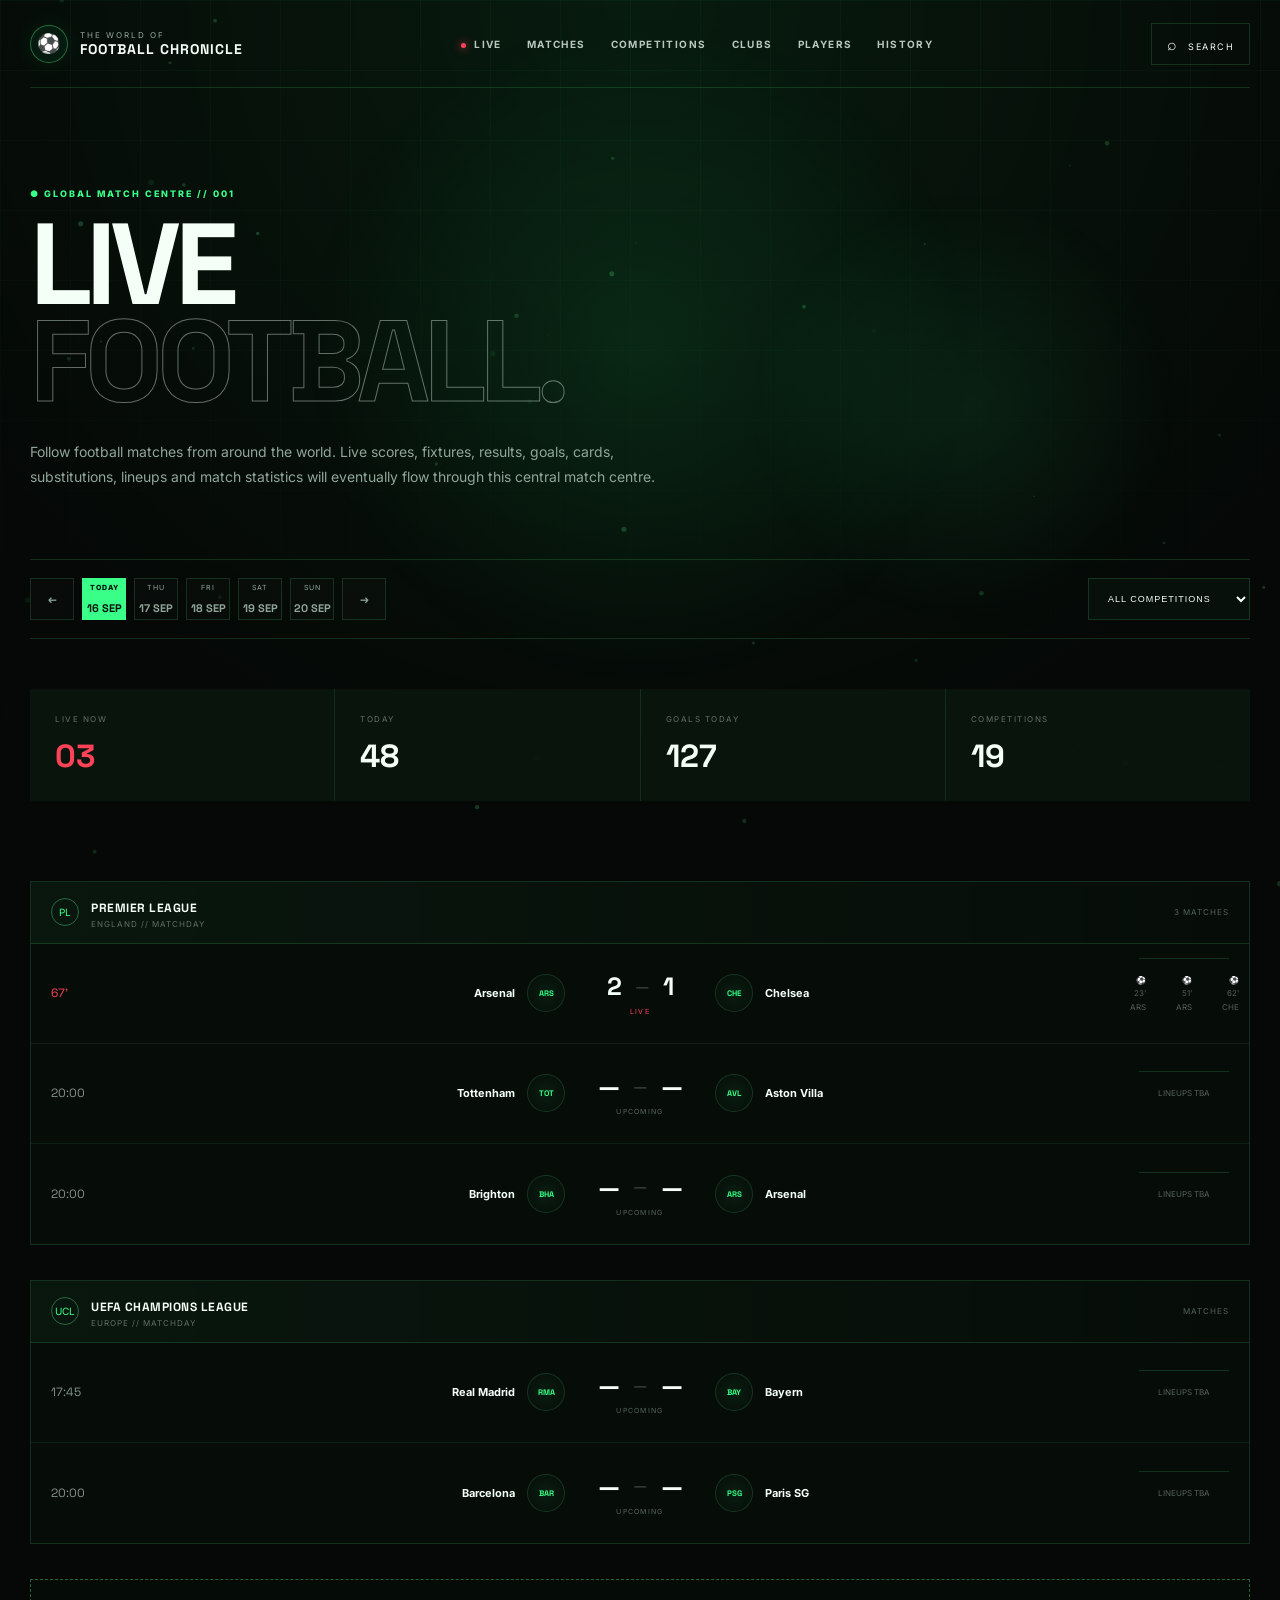
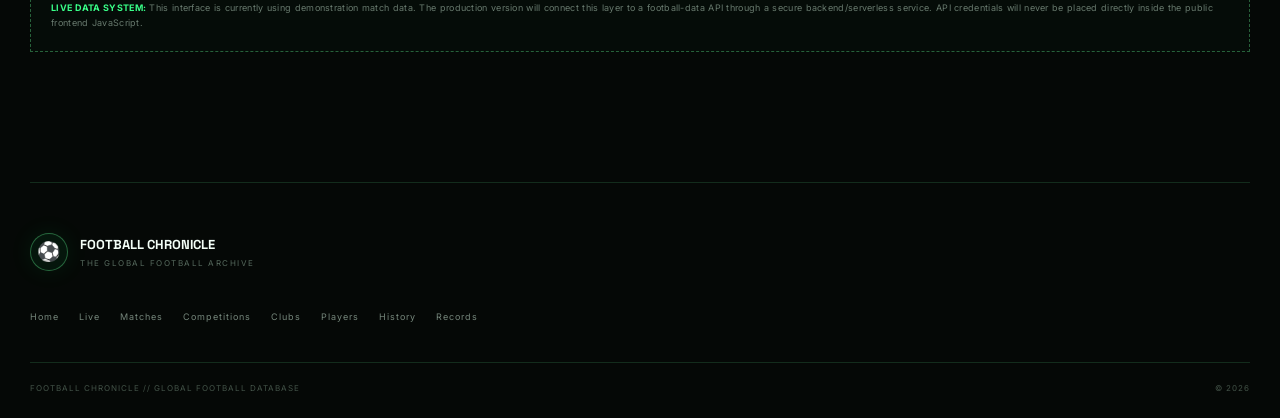
<file: live/index.html>
<!DOCTYPE html>
<html lang="en">
<head>
    <meta charset="UTF-8">
    <meta name="viewport" content="width=device-width, initial-scale=1.0">

    <title>Live Football — Football Chronicle</title>

    <meta
        name="description"
        content="Live football scores, fixtures, results, match events and football matchday information from around the world."
    >

    <meta name="theme-color" content="#050806">

    <link rel="preconnect" href="https://fonts.googleapis.com">
    <link rel="preconnect" href="https://fonts.gstatic.com" crossorigin>

    <link
        href="https://fonts.googleapis.com/css2?family=Inter:wght@400;500;600;700;800&family=Space+Grotesk:wght@400;500;600;700&display=swap"
        rel="stylesheet"
    >

    <link rel="stylesheet" href="../css/style.css">

    <style>

        /* =====================================================
           LIVE CENTRE
        ====================================================== */

        .page-shell {
            width: min(calc(100% - 60px), 1400px);
            margin: 0 auto;
        }

        .page-hero {
            min-height: 430px;
            display: flex;
            align-items: end;
            padding: 100px 0 70px;
            position: relative;
        }

        .page-hero::after {
            content: "";
            position: absolute;
            width: 450px;
            height: 450px;
            right: 5%;
            top: 20%;
            background:
                radial-gradient(
                    circle,
                    rgba(57,255,136,0.08),
                    transparent 68%
                );
            pointer-events: none;
        }

        .page-kicker {
            color: var(--green);
            font-size: 9px;
            font-weight: 800;
            letter-spacing: 2px;
            margin-bottom: 18px;
        }

        .page-hero h1 {
            font-family: var(--font-display);
            font-size: clamp(60px, 9vw, 125px);
            line-height: .84;
            letter-spacing: -6px;
        }

        .page-hero h1 span {
            display: block;
            color: transparent;
            -webkit-text-stroke: 1px rgba(238,255,244,.4);
        }

        .page-hero p {
            max-width: 650px;
            color: var(--muted);
            font-size: 14px;
            line-height: 1.8;
            margin-top: 28px;
        }


        /* =====================================================
           CONTROL BAR
        ====================================================== */

        .live-controls {
            border-top: 1px solid var(--line);
            border-bottom: 1px solid var(--line);

            padding: 18px 0;

            display: flex;
            align-items: center;
            justify-content: space-between;

            gap: 20px;
        }

        .date-controls {
            display: flex;
            align-items: center;
            gap: 8px;
        }

        .date-button {
            min-width: 44px;
            height: 42px;

            border: 1px solid var(--line);

            background: rgba(255,255,255,.015);

            color: var(--muted);

            display: grid;
            place-items: center;

            cursor: pointer;

            transition: .3s ease;
        }

        .date-button:hover {
            border-color: var(--green);
            color: var(--green);
        }

        .date-button.active {
            background: var(--green);
            color: #041009;
            border-color: var(--green);
            font-weight: 800;
        }

        .date-button strong {
            font-family: var(--font-display);
            font-size: 11px;
        }

        .date-button small {
            display: block;
            font-size: 7px;
            letter-spacing: 1px;
        }

        .filter-select {
            height: 42px;

            border: 1px solid var(--line);

            background: #08100b;

            color: var(--white);

            padding: 0 15px;

            outline: none;

            font-size: 9px;
            letter-spacing: 1px;

            cursor: pointer;
        }


        /* =====================================================
           LIVE SUMMARY
        ====================================================== */

        .live-summary {
            display: grid;
            grid-template-columns: repeat(4, 1fr);
            gap: 1px;

            background: var(--line);

            margin-top: 50px;
        }

        .summary-box {
            background: rgba(9,18,12,.9);
            padding: 25px;
        }

        .summary-label {
            display: block;
            color: #607167;
            font-size: 8px;
            letter-spacing: 1.5px;
            margin-bottom: 12px;
        }

        .summary-value {
            font-family: var(--font-display);
            font-size: 32px;
        }

        .summary-value.live {
            color: var(--danger);
        }


        /* =====================================================
           MATCH LIST
        ====================================================== */

        .matches-area {
            padding: 80px 0 130px;
        }

        .competition-block {
            margin-bottom: 35px;
            border: 1px solid var(--line);
            background: rgba(7,15,10,.75);
        }

        .competition-header {
            min-height: 62px;

            padding: 0 20px;

            display: flex;
            align-items: center;
            justify-content: space-between;

            border-bottom: 1px solid var(--line);

            background:
                linear-gradient(
                    90deg,
                    rgba(57,255,136,.045),
                    transparent
                );
        }

        .competition-name {
            display: flex;
            align-items: center;
            gap: 12px;
        }

        .competition-icon {
            width: 28px;
            height: 28px;

            display: grid;
            place-items: center;

            border: 1px solid var(--line-bright);
            border-radius: 50%;

            color: var(--green);

            font-size: 10px;
        }

        .competition-name strong {
            font-family: var(--font-display);
            font-size: 12px;
            letter-spacing: .5px;
        }

        .competition-country {
            color: #607167;
            font-size: 8px;
            letter-spacing: 1px;
            margin-top: 3px;
        }

        .competition-header > span {
            color: #536359;
            font-size: 8px;
            letter-spacing: 1px;
        }


        /* =====================================================
           MATCH ROW
        ====================================================== */

        .match-row {
            min-height: 100px;

            display: grid;

            grid-template-columns:
                90px
                1fr
                150px
                1fr
                90px;

            align-items: center;

            border-bottom: 1px solid rgba(102,255,153,.08);

            padding: 0 20px;

            transition: .3s ease;
        }

        .match-row:last-child {
            border-bottom: none;
        }

        .match-row:hover {
            background: rgba(57,255,136,.025);
        }

        .match-time {
            color: #829388;
            font-family: var(--font-display);
            font-size: 12px;
        }

        .match-time.live {
            color: var(--danger);
        }

        .match-team {
            display: flex;
            align-items: center;
            gap: 12px;
            font-size: 11px;
            font-weight: 700;
        }

        .match-team.home {
            justify-content: flex-end;
            text-align: right;
        }

        .club-badge {
            width: 38px;
            height: 38px;

            border: 1px solid var(--line);

            border-radius: 50%;

            display: grid;
            place-items: center;

            color: var(--green);

            font-family: var(--font-display);
            font-size: 8px;

            background:
                radial-gradient(
                    circle,
                    rgba(57,255,136,.08),
                    transparent
                );
        }

        .score-column {
            display: flex;
            flex-direction: column;
            align-items: center;
        }

        .score-line {
            display: flex;
            align-items: center;
            gap: 13px;

            font-family: var(--font-display);
            font-size: 25px;
        }

        .score-line span {
            color: #415047;
            font-size: 16px;
        }

        .match-status {
            margin-top: 5px;
            color: #56675c;
            font-size: 7px;
            letter-spacing: 1.3px;
        }

        .match-status.live {
            color: var(--danger);
        }

        .match-events {
            text-align: right;
            color: #526258;
            font-size: 8px;
            line-height: 1.7;
        }

        .match-events span {
            display: block;
        }


        /* =====================================================
           EMPTY / API STATE
        ====================================================== */

        .data-notice {

            margin-top: 30px;

            padding: 20px;

            border: 1px dashed var(--line-bright);

            background: rgba(57,255,136,.02);

            color: #687a6e;

            font-size: 9px;

            line-height: 1.7;

            letter-spacing: .3px;
        }

        .data-notice strong {
            color: var(--green);
        }


        /* =====================================================
           RESPONSIVE
        ====================================================== */

        @media (max-width: 900px) {

            .live-summary {
                grid-template-columns: repeat(2, 1fr);
            }

            .match-row {
                grid-template-columns:
                    70px
                    1fr
                    100px
                    1fr
                    50px;
            }

            .match-events {
                display: none;
            }
        }


        @media (max-width: 650px) {

            .page-shell {
                width: calc(100% - 30px);
            }

            .page-hero {
                min-height: 400px;
                padding: 80px 0 55px;
            }

            .page-hero h1 {
                font-size: 60px;
                letter-spacing: -4px;
            }

            .live-controls {
                align-items: stretch;
                flex-direction: column;
            }

            .date-controls {
                overflow-x: auto;
            }

            .date-button {
                flex-shrink: 0;
            }

            .filter-select {
                width: 100%;
            }

            .live-summary {
                grid-template-columns: 1fr 1fr;
            }

            .match-row {
                grid-template-columns:
                    55px
                    1fr
                    70px
                    1fr;
                padding: 0 10px;
            }

            .match-row > :last-child {
                display: none;
            }

            .match-team {
                font-size: 9px;
            }

            .club-badge {
                width: 30px;
                height: 30px;
            }

            .score-line {
                font-size: 20px;
                gap: 7px;
            }
        }

    </style>
</head>

<body>

    <!-- =====================================================
         BACKGROUND
    ====================================================== -->

    <div class="background-grid"></div>
    <div class="background-glow"></div>

    <canvas id="footballCanvas"></canvas>


    <!-- =====================================================
         HEADER
    ====================================================== -->

    <header class="site-header">

        <a href="../index.html" class="brand">

            <div class="brand-ball">⚽</div>

            <div>
                <span class="brand-small">THE WORLD OF</span>
                <span class="brand-name">FOOTBALL CHRONICLE</span>
            </div>

        </a>


        <nav class="main-nav">

            <a href="index.html">
                <span class="nav-dot live-dot"></span>
                LIVE
            </a>

            <a href="../matches/index.html">MATCHES</a>

            <a href="../competitions/index.html">COMPETITIONS</a>

            <a href="../clubs/index.html">CLUBS</a>

            <a href="../players/index.html">PLAYERS</a>

            <a href="../history/index.html">HISTORY</a>

        </nav>


        <a href="../search/index.html" class="search-button">
            <span>⌕</span>
            SEARCH
        </a>

    </header>


    <main>


        <!-- =================================================
             PAGE HERO
        ================================================== -->

        <section class="page-shell page-hero">

            <div>

                <div class="page-kicker">
                    ● GLOBAL MATCH CENTRE // 001
                </div>

                <h1>
                    LIVE
                    <span>FOOTBALL.</span>
                </h1>

                <p>
                    Follow football matches from around the world.
                    Live scores, fixtures, results, goals, cards,
                    substitutions, lineups and match statistics will
                    eventually flow through this central match centre.
                </p>

            </div>

        </section>


        <!-- =================================================
             CONTROLS
        ================================================== -->

        <section class="page-shell">

            <div class="live-controls">

                <div class="date-controls">

                    <button class="date-button">
                        <strong>←</strong>
                    </button>

                    <button class="date-button active">
                        <small>TODAY</small>
                        <strong>16 SEP</strong>
                    </button>

                    <button class="date-button">
                        <small>THU</small>
                        <strong>17 SEP</strong>
                    </button>

                    <button class="date-button">
                        <small>FRI</small>
                        <strong>18 SEP</strong>
                    </button>

                    <button class="date-button">
                        <small>SAT</small>
                        <strong>19 SEP</strong>
                    </button>

                    <button class="date-button">
                        <small>SUN</small>
                        <strong>20 SEP</strong>
                    </button>

                    <button class="date-button">
                        <strong>→</strong>
                    </button>

                </div>


                <select class="filter-select">

                    <option>ALL COMPETITIONS</option>
                    <option>PREMIER LEAGUE</option>
                    <option>CHAMPIONS LEAGUE</option>
                    <option>LA LIGA</option>
                    <option>BUNDESLIGA</option>
                    <option>SERIE A</option>
                    <option>LIGUE 1</option>
                    <option>INTERNATIONAL</option>

                </select>

            </div>

        </section>


        <!-- =================================================
             SUMMARY
        ================================================== -->

        <section class="page-shell">

            <div class="live-summary">

                <div class="summary-box">

                    <span class="summary-label">
                        LIVE NOW
                    </span>

                    <strong class="summary-value live">
                        03
                    </strong>

                </div>


                <div class="summary-box">

                    <span class="summary-label">
                        TODAY
                    </span>

                    <strong class="summary-value">
                        48
                    </strong>

                </div>


                <div class="summary-box">

                    <span class="summary-label">
                        GOALS TODAY
                    </span>

                    <strong class="summary-value">
                        127
                    </strong>

                </div>


                <div class="summary-box">

                    <span class="summary-label">
                        COMPETITIONS
                    </span>

                    <strong class="summary-value">
                        19
                    </strong>

                </div>

            </div>

        </section>


        <!-- =================================================
             MATCHES
        ================================================== -->

        <section class="page-shell matches-area">


            <!-- PREMIER LEAGUE -->

            <div class="competition-block">

                <div class="competition-header">

                    <div class="competition-name">

                        <div class="competition-icon">
                            PL
                        </div>

                        <div>

                            <strong>
                                PREMIER LEAGUE
                            </strong>

                            <div class="competition-country">
                                ENGLAND // MATCHDAY
                            </div>

                        </div>

                    </div>

                    <span>
                        3 MATCHES
                    </span>

                </div>


                <!-- MATCH 1 -->

                <div class="match-row">

                    <div class="match-time live">
                        67'
                    </div>


                    <div class="match-team home">

                        <strong>
                            Arsenal
                        </strong>

                        <div class="club-badge">
                            ARS
                        </div>

                    </div>


                    <div class="score-column">

                        <div class="score-line">

                            <strong>2</strong>

                            <span>—</span>

                            <strong>1</strong>

                        </div>

                        <div class="match-status live">
                            LIVE
                        </div>

                    </div>


                    <div class="match-team">

                        <div class="club-badge">
                            CHE
                        </div>

                        <strong>
                            Chelsea
                        </strong>

                    </div>


                    <div class="match-events">

                        <span>⚽ 23' ARS</span>
                        <span>⚽ 51' ARS</span>
                        <span>⚽ 62' CHE</span>

                    </div>

                </div>


                <!-- MATCH 2 -->

                <div class="match-row">

                    <div class="match-time">
                        20:00
                    </div>


                    <div class="match-team home">

                        <strong>
                            Tottenham
                        </strong>

                        <div class="club-badge">
                            TOT
                        </div>

                    </div>


                    <div class="score-column">

                        <div class="score-line">

                            <strong>—</strong>

                            <span>—</span>

                            <strong>—</strong>

                        </div>

                        <div class="match-status">
                            UPCOMING
                        </div>

                    </div>


                    <div class="match-team">

                        <div class="club-badge">
                            AVL
                        </div>

                        <strong>
                            Aston Villa
                        </strong>

                    </div>


                    <div class="match-events">
                        <span>LINEUPS TBA</span>
                    </div>

                </div>


                <!-- MATCH 3 -->

                <div class="match-row">

                    <div class="match-time">
                        20:00
                    </div>


                    <div class="match-team home">

                        <strong>
                            Brighton
                        </strong>

                        <div class="club-badge">
                            BHA
                        </div>

                    </div>


                    <div class="score-column">

                        <div class="score-line">

                            <strong>—</strong>

                            <span>—</span>

                            <strong>—</strong>

                        </div>

                        <div class="match-status">
                            UPCOMING
                        </div>

                    </div>


                    <div class="match-team">

                        <div class="club-badge">
                            ARS
                        </div>

                        <strong>
                            Arsenal
                        </strong>

                    </div>


                    <div class="match-events">
                        <span>LINEUPS TBA</span>
                    </div>

                </div>

            </div>


            <!-- CHAMPIONS LEAGUE -->

            <div class="competition-block">

                <div class="competition-header">

                    <div class="competition-name">

                        <div class="competition-icon">
                            UCL
                        </div>

                        <div>

                            <strong>
                                UEFA CHAMPIONS LEAGUE
                            </strong>

                            <div class="competition-country">
                                EUROPE // MATCHDAY
                            </div>

                        </div>

                    </div>

                    <span>
                        MATCHES
                    </span>

                </div>


                <div class="match-row">

                    <div class="match-time">
                        17:45
                    </div>

                    <div class="match-team home">

                        <strong>
                            Real Madrid
                        </strong>

                        <div class="club-badge">
                            RMA
                        </div>

                    </div>

                    <div class="score-column">

                        <div class="score-line">
                            <strong>—</strong>
                            <span>—</span>
                            <strong>—</strong>
                        </div>

                        <div class="match-status">
                            UPCOMING
                        </div>

                    </div>

                    <div class="match-team">

                        <div class="club-badge">
                            BAY
                        </div>

                        <strong>
                            Bayern
                        </strong>

                    </div>

                    <div class="match-events">
                        <span>LINEUPS TBA</span>
                    </div>

                </div>


                <div class="match-row">

                    <div class="match-time">
                        20:00
                    </div>

                    <div class="match-team home">

                        <strong>
                            Barcelona
                        </strong>

                        <div class="club-badge">
                            BAR
                        </div>

                    </div>

                    <div class="score-column">

                        <div class="score-line">
                            <strong>—</strong>
                            <span>—</span>
                            <strong>—</strong>
                        </div>

                        <div class="match-status">
                            UPCOMING
                        </div>

                    </div>

                    <div class="match-team">

                        <div class="club-badge">
                            PSG
                        </div>

                        <strong>
                            Paris SG
                        </strong>

                    </div>

                    <div class="match-events">
                        <span>LINEUPS TBA</span>
                    </div>

                </div>

            </div>


            <!-- DATA NOTICE -->

            <div class="data-notice">

                <strong>LIVE DATA SYSTEM:</strong>

                This interface is currently using demonstration
                match data. The production version will connect
                this layer to a football-data API through a secure
                backend/serverless service. API credentials will
                never be placed directly inside the public
                frontend JavaScript.

            </div>

        </section>

    </main>


    <!-- =====================================================
         FOOTER
    ====================================================== -->

    <footer class="site-footer">

        <div class="footer-brand">

            <div class="brand-ball">⚽</div>

            <div>
                <strong>FOOTBALL CHRONICLE</strong>
                <span>THE GLOBAL FOOTBALL ARCHIVE</span>
            </div>

        </div>


        <div class="footer-links">

            <a href="../index.html">Home</a>
            <a href="index.html">Live</a>
            <a href="../matches/index.html">Matches</a>
            <a href="../competitions/index.html">Competitions</a>
            <a href="../clubs/index.html">Clubs</a>
            <a href="../players/index.html">Players</a>
            <a href="../history/index.html">History</a>
            <a href="../records/index.html">Records</a>

        </div>


        <div class="footer-bottom">

            <span>
                FOOTBALL CHRONICLE // GLOBAL FOOTBALL DATABASE
            </span>

            <span>
                © 2026
            </span>

        </div>

    </footer>


    <script src="../js/script.js"></script>

</body>
</html>
</file>
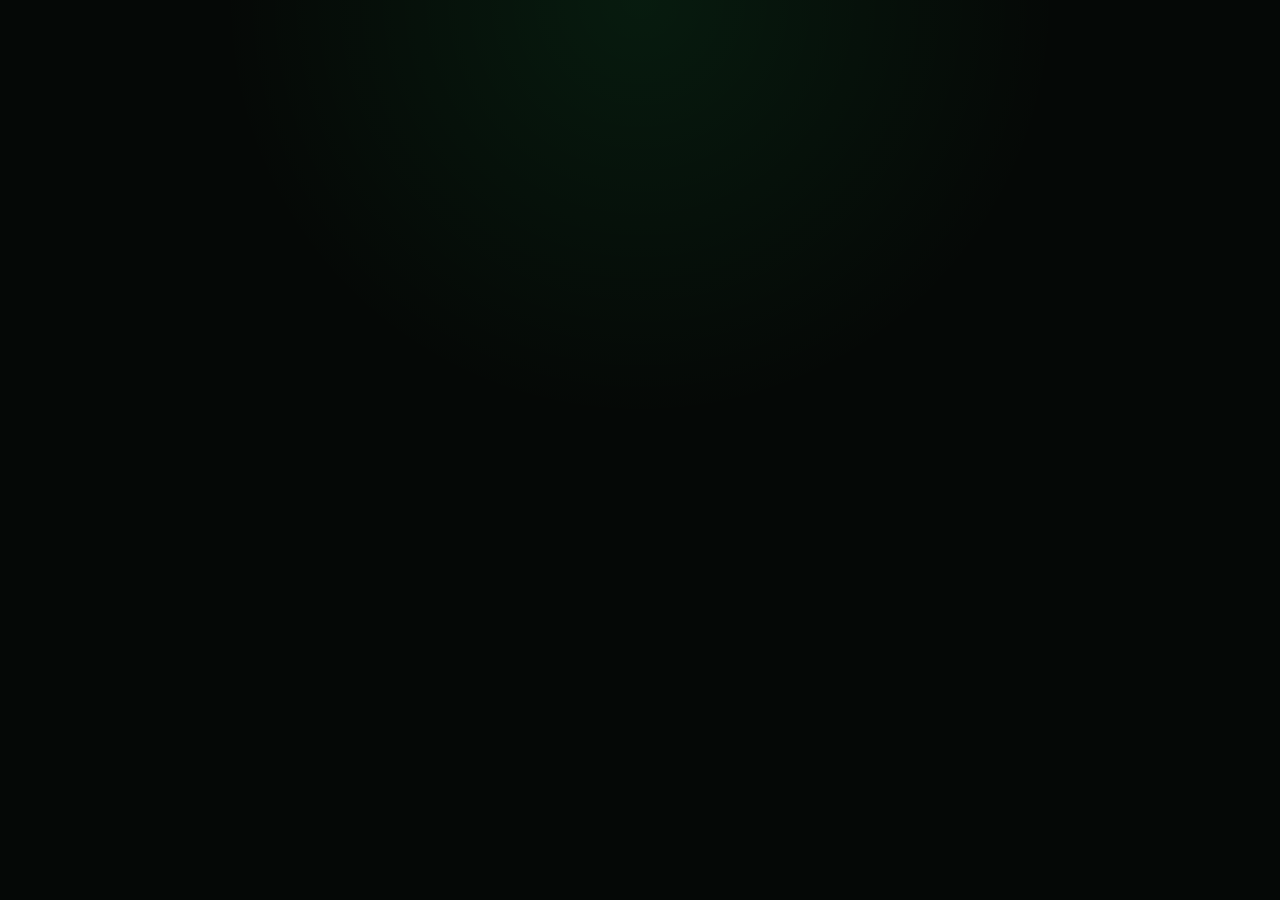
<file: matches/index.html>
<!DOCTYPE html>
<html lang="en">
<head>
    <meta charset="UTF-8">
    <meta name="viewport" content="width=device-width, initial-scale=1.0">

    <title>Matches — Football Chronicle</title>

    <meta
        name="description"
        content="Explore football matches, fixtures, results, matchdays and historical match data from around the world."
    >

    <meta name="theme-color" content="#050806">

    <link rel="preconnect" href="https://fonts.googleapis.com">
    <link rel="preconnect" href="https://fonts.gstatic.com" crossorigin>

    <link
        href="https://fonts.googleapis.com/css2?family=Inter:wght@400;500;600;700;800&family=Space+Grotesk:wght@400;500;600;700&display=swap"
        rel="stylesheet"
    >

    <link rel="stylesheet" href="../css/style.css">

    <style>

        /* =====================================================
           MATCHES PAGE
        ====================================================== */

        .page-shell {
            width: min(calc(100% - 60px), 1400px);
            margin: 0 auto;
        }


        /* =====================================================
           HERO
        ====================================================== */

        .page-hero {
            min-height: 440px;

            display: flex;
            align-items: end;

            padding: 100px 0 70px;

            position: relative;
        }

        .page-hero::after {
            content: "";

            position: absolute;

            width: 500px;
            height: 500px;

            right: 3%;
            top: 5%;

            background:
                radial-gradient(
                    circle,
                    rgba(57,255,136,.08),
                    transparent 68%
                );

            pointer-events: none;
        }

        .page-kicker {
            color: var(--green);

            font-size: 9px;
            font-weight: 800;

            letter-spacing: 2px;

            margin-bottom: 18px;
        }

        .page-hero h1 {
            font-family: var(--font-display);

            font-size: clamp(60px, 9vw, 125px);

            line-height: .84;

            letter-spacing: -6px;
        }

        .page-hero h1 span {
            display: block;

            color: transparent;

            -webkit-text-stroke:
                1px rgba(238,255,244,.4);
        }

        .page-hero p {
            max-width: 650px;

            color: var(--muted);

            font-size: 14px;

            line-height: 1.8;

            margin-top: 28px;
        }


        /* =====================================================
           MATCH CONTROL SYSTEM
        ====================================================== */

        .control-system {

            border-top: 1px solid var(--line);
            border-bottom: 1px solid var(--line);

            padding: 20px 0;

            display: flex;

            align-items: center;

            justify-content: space-between;

            gap: 20px;
        }

        .control-left {
            display: flex;

            align-items: center;

            gap: 8px;
        }

        .control-button {

            height: 44px;

            padding: 0 17px;

            border: 1px solid var(--line);

            background:
                rgba(255,255,255,.015);

            color: #84968a;

            font-size: 9px;

            font-weight: 700;

            letter-spacing: 1.2px;

            cursor: pointer;

            transition: .3s ease;
        }

        .control-button:hover {

            color: var(--green);

            border-color:
                var(--line-bright);
        }

        .control-button.active {

            background: var(--green);

            color: #041009;

            border-color: var(--green);
        }

        .control-right {

            display: flex;

            gap: 8px;
        }

        .filter {

            height: 44px;

            min-width: 170px;

            border: 1px solid var(--line);

            background: #08100b;

            color: var(--white);

            padding: 0 14px;

            outline: none;

            font-size: 9px;

            letter-spacing: 1px;

            cursor: pointer;
        }


        /* =====================================================
           DATE NAVIGATION
        ====================================================== */

        .date-strip {

            margin-top: 35px;

            display: grid;

            grid-template-columns:
                repeat(7, 1fr);

            gap: 1px;

            background: var(--line);
        }

        .date-card {

            min-height: 75px;

            border: none;

            background:
                rgba(8,17,11,.92);

            color: var(--muted);

            cursor: pointer;

            transition: .3s ease;
        }

        .date-card:hover {

            background:
                rgba(25,50,32,.9);

            color: var(--white);
        }

        .date-card.active {

            background: var(--green);

            color: #041009;
        }

        .date-card small {

            display: block;

            font-size: 7px;

            letter-spacing: 1.5px;

            margin-bottom: 7px;
        }

        .date-card strong {

            font-family: var(--font-display);

            font-size: 15px;
        }


        /* =====================================================
           ARCHIVE SUMMARY
        ====================================================== */

        .archive-summary {

            margin-top: 50px;

            display: grid;

            grid-template-columns:
                repeat(5, 1fr);

            gap: 1px;

            background: var(--line);
        }

        .summary-card {

            padding: 25px;

            background:
                rgba(8,17,11,.9);
        }

        .summary-card span {

            display: block;

            color: #5d7064;

            font-size: 8px;

            letter-spacing: 1.5px;

            margin-bottom: 12px;
        }

        .summary-card strong {

            font-family: var(--font-display);

            font-size: 30px;
        }


        /* =====================================================
           MATCH ARCHIVE
        ====================================================== */

        .matches-area {

            padding: 75px 0 140px;
        }

        .archive-heading {

            display: flex;

            align-items: end;

            justify-content: space-between;

            margin-bottom: 35px;
        }

        .archive-heading h2 {

            font-family: var(--font-display);

            font-size: 38px;

            letter-spacing: -2px;
        }

        .archive-heading p {

            color: var(--muted);

            font-size: 10px;

            margin-top: 8px;
        }

        .archive-heading > span {

            color: #586a5e;

            font-size: 8px;

            letter-spacing: 1.5px;
        }


        /* =====================================================
           COMPETITION BLOCK
        ====================================================== */

        .competition-block {

            margin-bottom: 30px;

            border: 1px solid var(--line);

            background:
                rgba(7,15,10,.75);
        }

        .competition-header {

            min-height: 65px;

            padding: 0 20px;

            display: flex;

            align-items: center;

            justify-content: space-between;

            border-bottom: 1px solid var(--line);

            background:
                linear-gradient(
                    90deg,
                    rgba(57,255,136,.045),
                    transparent
                );
        }

        .competition-name {

            display: flex;

            align-items: center;

            gap: 12px;
        }

        .competition-icon {

            width: 30px;
            height: 30px;

            display: grid;

            place-items: center;

            border: 1px solid var(--line-bright);

            border-radius: 50%;

            color: var(--green);

            font-size: 8px;

            font-weight: 800;
        }

        .competition-name strong {

            font-family: var(--font-display);

            font-size: 12px;
        }

        .competition-country {

            color: #607167;

            font-size: 7px;

            letter-spacing: 1px;

            margin-top: 4px;
        }

        .competition-header > span {

            color: #536359;

            font-size: 8px;

            letter-spacing: 1px;
        }


        /* =====================================================
           MATCH ROW
        ====================================================== */

        .match-row {

            min-height: 96px;

            display: grid;

            grid-template-columns:
                95px
                1fr
                150px
                1fr
                130px;

            align-items: center;

            padding: 0 20px;

            border-bottom:
                1px solid rgba(102,255,153,.07);

            transition: .3s ease;
        }

        .match-row:last-child {
            border-bottom: none;
        }

        .match-row:hover {

            background:
                rgba(57,255,136,.025);
        }


        /* =====================================================
           TIME
        ====================================================== */

        .match-time {

            color: #718279;

            font-family: var(--font-display);

            font-size: 12px;
        }

        .match-time.finished {

            color: #526258;
        }

        .match-time.live {

            color: var(--danger);
        }


        /* =====================================================
           TEAM
        ====================================================== */

        .match-team {

            display: flex;

            align-items: center;

            gap: 12px;

            font-size: 11px;

            font-weight: 700;
        }

        .match-team.home {

            justify-content: flex-end;

            text-align: right;
        }

        .club-badge {

            width: 38px;
            height: 38px;

            flex-shrink: 0;

            display: grid;

            place-items: center;

            border: 1px solid var(--line);

            border-radius: 50%;

            color: var(--green);

            background:
                radial-gradient(
                    circle,
                    rgba(57,255,136,.08),
                    transparent
                );

            font-family: var(--font-display);

            font-size: 8px;
        }


        /* =====================================================
           SCORE
        ====================================================== */

        .score-column {

            display: flex;

            flex-direction: column;

            align-items: center;
        }

        .score-line {

            display: flex;

            align-items: center;

            gap: 12px;

            font-family: var(--font-display);

            font-size: 24px;
        }

        .score-line span {

            color: #405047;

            font-size: 15px;
        }

        .status-label {

            margin-top: 5px;

            color: #596a60;

            font-size: 7px;

            letter-spacing: 1.2px;
        }

        .status-label.live {

            color: var(--danger);
        }


        /* ===============================*
</file>
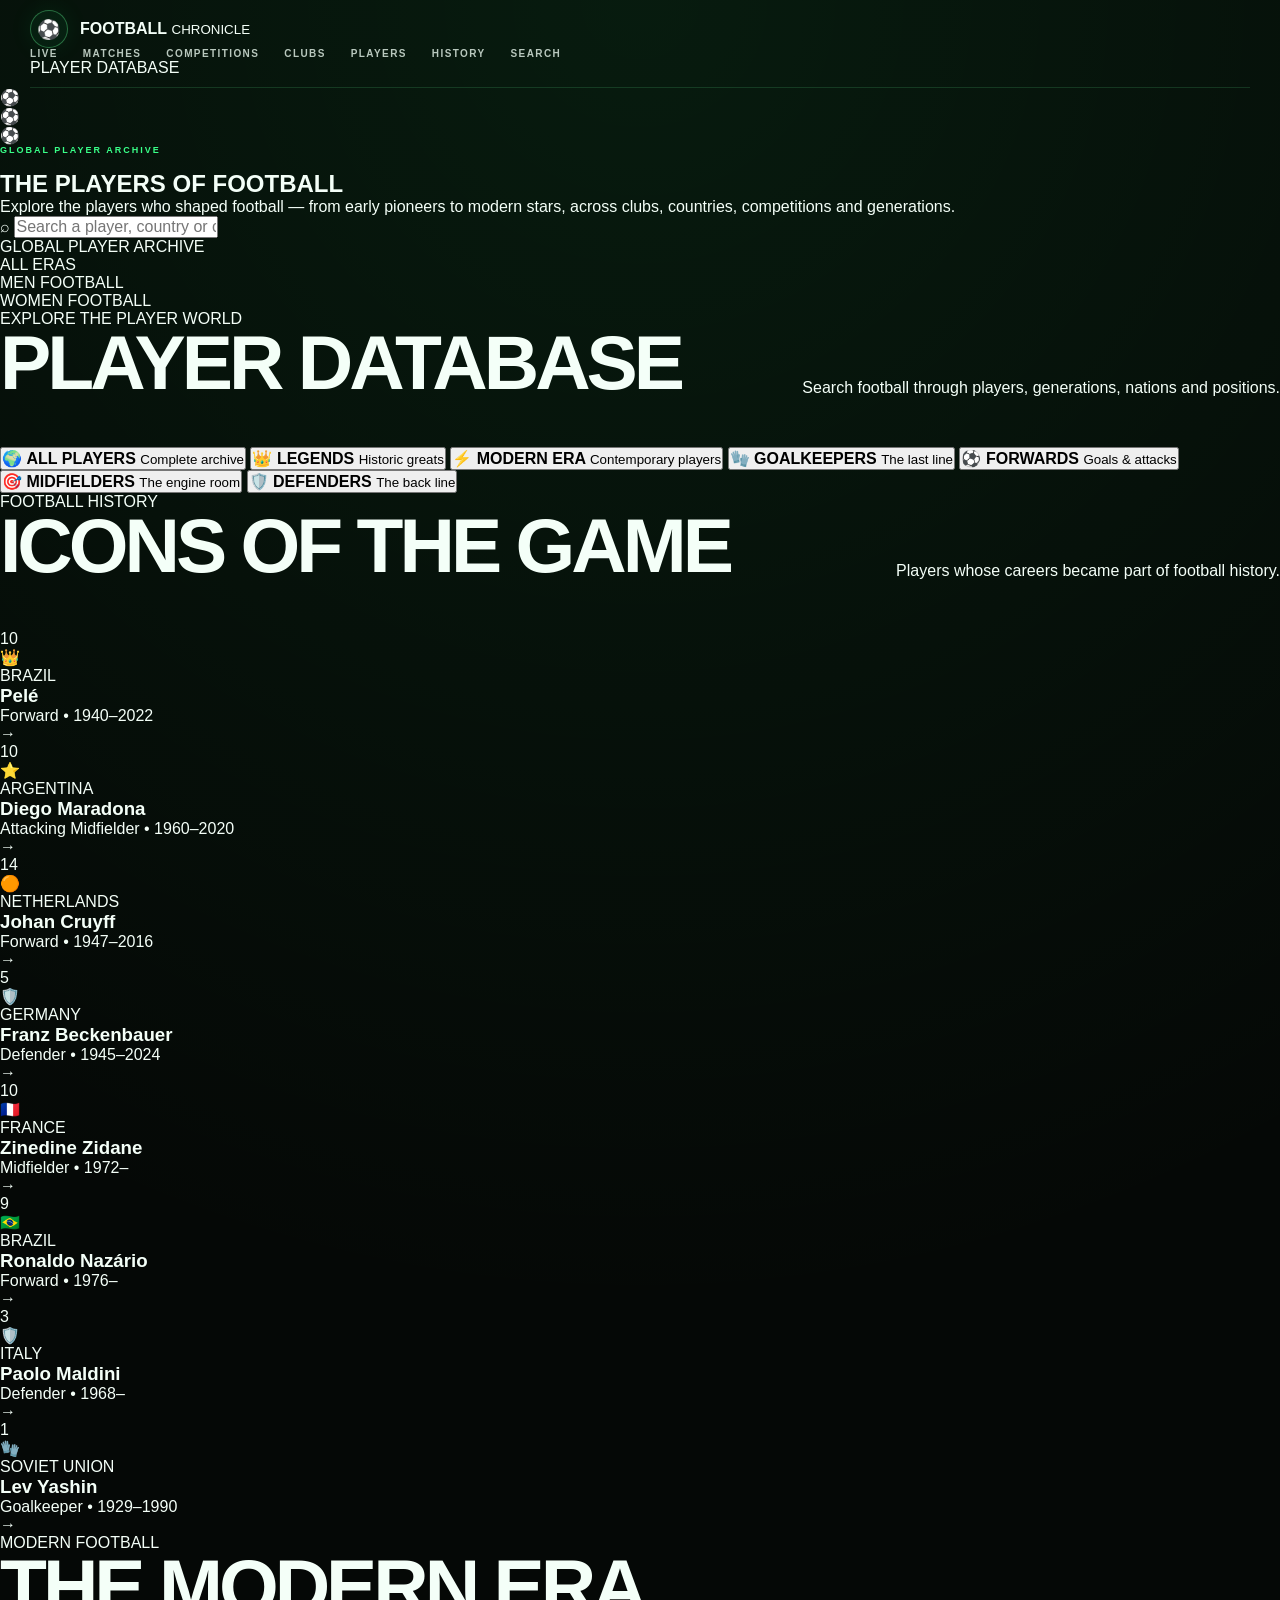
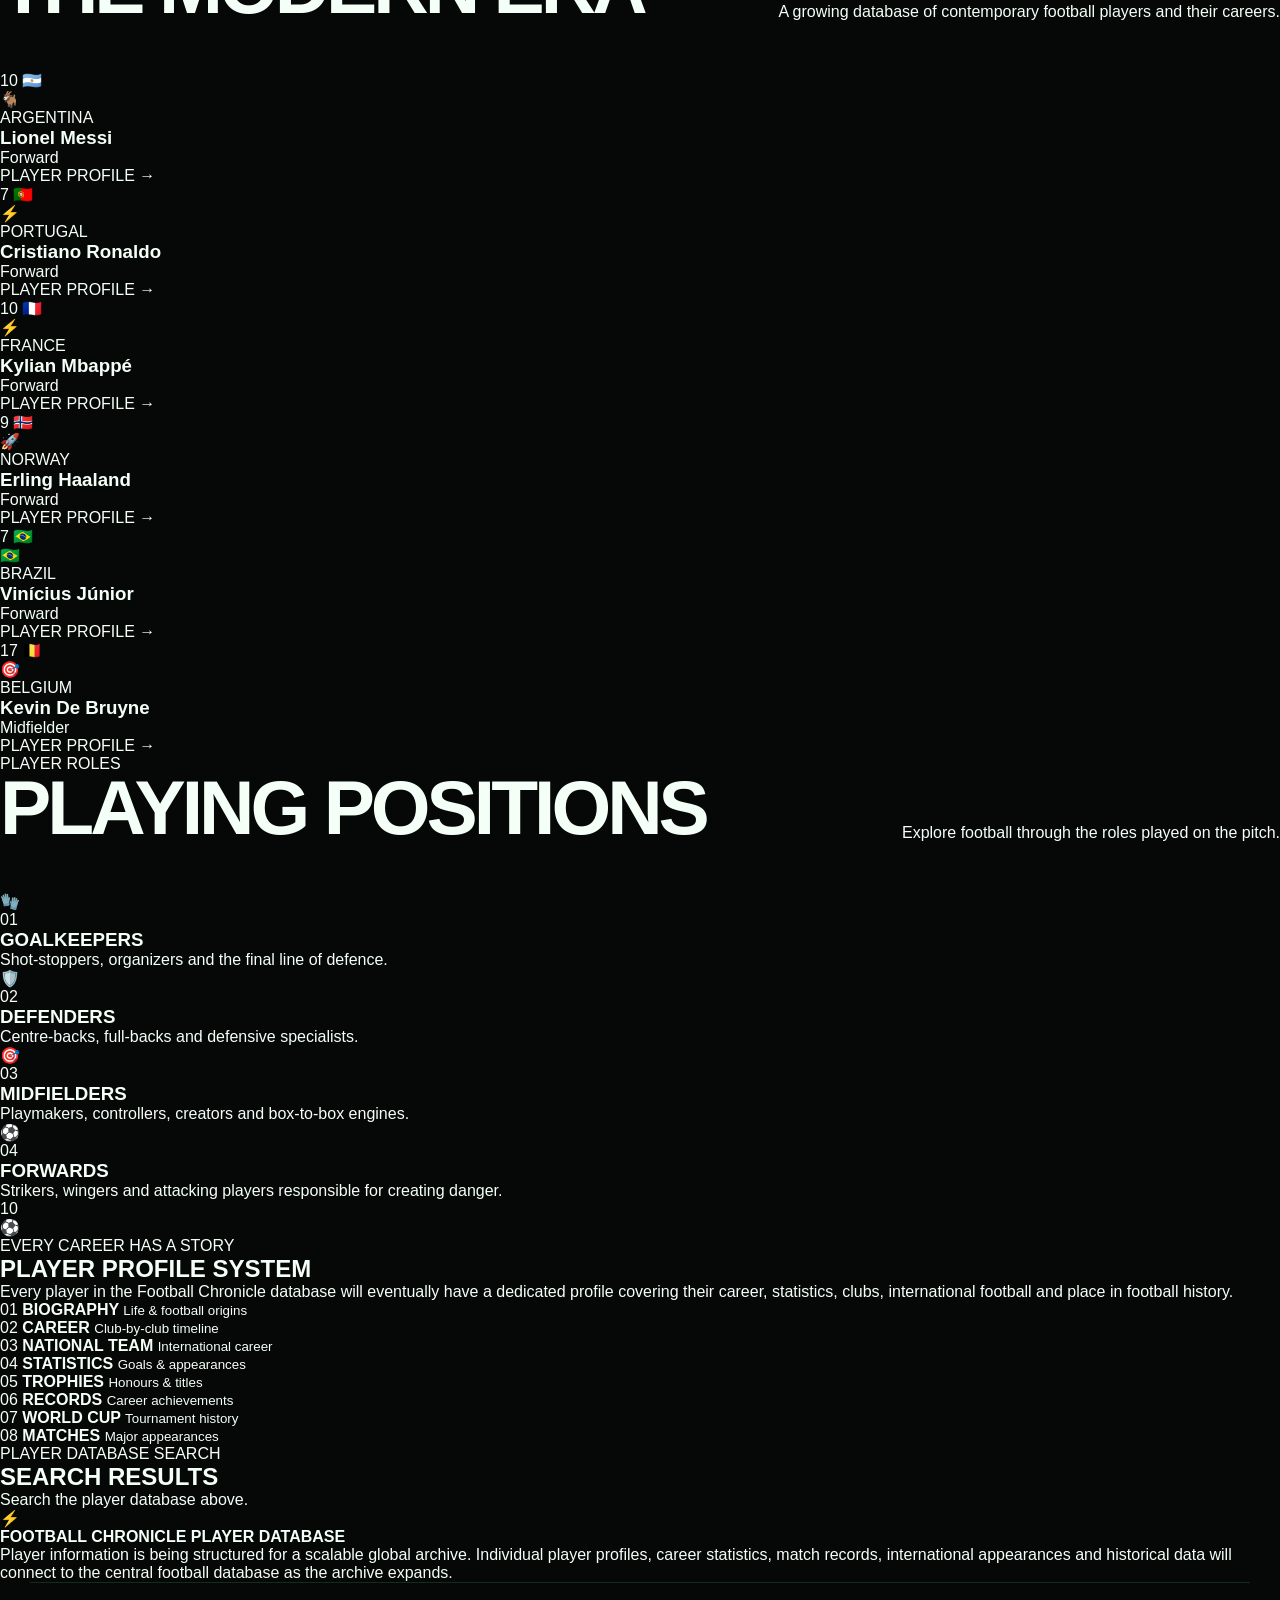
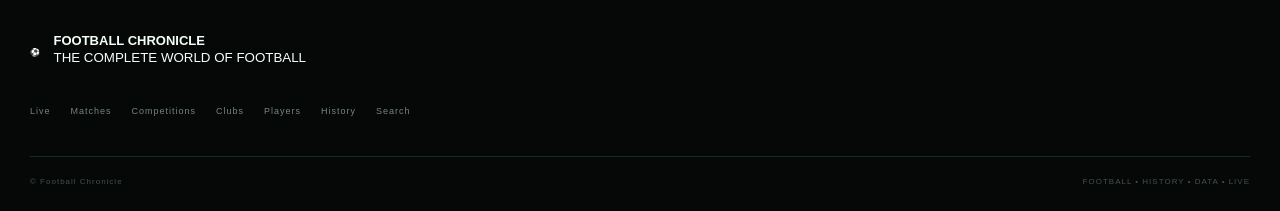
<file: players/index.html>
<!DOCTYPE html>
<html lang="en">
<head>
    <meta charset="UTF-8">
    <meta name="viewport" content="width=device-width, initial-scale=1.0">

    <title>Players | Football Chronicle</title>

    <meta
        name="description"
        content="Explore football players from every era, country and competition through the Football Chronicle global player archive."
    >

    <link rel="stylesheet" href="../css/style.css">
</head>

<body>

    <!-- =====================================================
         FOOTBALL CHRONICLE
         PLAYERS UNIVERSE
    ====================================================== -->

    <div class="page-glow"></div>


    <!-- ================= HEADER ================= -->

    <header class="site-header">

        <div class="header-inner">

            <a href="../index.html" class="brand">

                <span class="brand-ball">⚽</span>

                <span class="brand-text">
                    <strong>FOOTBALL</strong>
                    <small>CHRONICLE</small>
                </span>

            </a>


            <nav class="main-nav">

                <a href="../live/index.html">
                    LIVE
                </a>

                <a href="../matches/index.html">
                    MATCHES
                </a>

                <a href="../competitions/index.html">
                    COMPETITIONS
                </a>

                <a href="../clubs/index.html">
                    CLUBS
                </a>

                <a href="index.html" class="active">
                    PLAYERS
                </a>

                <a href="../history/index.html">
                    HISTORY
                </a>

                <a href="../search/index.html">
                    SEARCH
                </a>

            </nav>


            <div class="header-status">

                <span class="status-dot"></span>

                PLAYER DATABASE

            </div>

        </div>

    </header>



    <!-- ================= MAIN ================= -->

    <main>


        <!-- ================= HERO ================= -->

        <section class="player-hero">

            <div class="player-stadium-glow"></div>

            <div class="player-grid-lines"></div>


            <div class="floating-player-ball player-ball-one">
                ⚽
            </div>

            <div class="floating-player-ball player-ball-two">
                ⚽
            </div>

            <div class="floating-player-ball player-ball-three">
                ⚽
            </div>


            <div class="player-hero-content">

                <div class="eyebrow">
                    GLOBAL PLAYER ARCHIVE
                </div>


                <h1>

                    THE
                    <span>PLAYERS</span>

                    OF FOOTBALL

                </h1>


                <p>

                    Explore the players who shaped football —
                    from early pioneers to modern stars,
                    across clubs, countries, competitions
                    and generations.

                </p>


                <div class="player-search">

                    <span>⌕</span>

                    <input
                        type="text"
                        id="playerSearch"
                        placeholder="Search a player, country or club..."
                        autocomplete="off"
                    >

                </div>

            </div>

        </section>



        <!-- ================= DATABASE STRIP ================= -->

        <section class="player-database-strip">


            <div class="player-stat">

                <span class="player-stat-value">
                    GLOBAL
                </span>

                <span class="player-stat-label">
                    PLAYER ARCHIVE
                </span>

            </div>


            <div class="player-stat">

                <span class="player-stat-value">
                    ALL
                </span>

                <span class="player-stat-label">
                    ERAS
                </span>

            </div>


            <div class="player-stat">

                <span class="player-stat-value">
                    MEN
                </span>

                <span class="player-stat-label">
                    FOOTBALL
                </span>

            </div>


            <div class="player-stat">

                <span class="player-stat-value">
                    WOMEN
                </span>

                <span class="player-stat-label">
                    FOOTBALL
                </span>

            </div>

        </section>



        <!-- ================= PLAYER WORLDS ================= -->

        <section class="player-section">


            <div class="section-heading">

                <div>

                    <span class="section-kicker">
                        EXPLORE THE PLAYER WORLD
                    </span>

                    <h2>
                        PLAYER DATABASE
                    </h2>

                </div>


                <p>

                    Search football through players,
                    generations, nations and positions.

                </p>

            </div>



            <div class="player-category-grid">


                <button
                    class="player-category active"
                    data-category="all"
                >

                    <span>
                        🌍
                    </span>

                    <strong>
                        ALL PLAYERS
                    </strong>

                    <small>
                        Complete archive
                    </small>

                </button>



                <button
                    class="player-category"
                    data-category="legend"
                >

                    <span>
                        👑
                    </span>

                    <strong>
                        LEGENDS
                    </strong>

                    <small>
                        Historic greats
                    </small>

                </button>



                <button
                    class="player-category"
                    data-category="modern"
                >

                    <span>
                        ⚡
                    </span>

                    <strong>
                        MODERN ERA
                    </strong>

                    <small>
                        Contemporary players
                    </small>

                </button>



                <button
                    class="player-category"
                    data-category="goalkeeper"
                >

                    <span>
                        🧤
                    </span>

                    <strong>
                        GOALKEEPERS
                    </strong>

                    <small>
                        The last line
                    </small>

                </button>



                <button
                    class="player-category"
                    data-category="forward"
                >

                    <span>
                        ⚽
                    </span>

                    <strong>
                        FORWARDS
                    </strong>

                    <small>
                        Goals & attacks
                    </small>

                </button>



                <button
                    class="player-category"
                    data-category="midfielder"
                >

                    <span>
                        🎯
                    </span>

                    <strong>
                        MIDFIELDERS
                    </strong>

                    <small>
                        The engine room
                    </small>

                </button>



                <button
                    class="player-category"
                    data-category="defender"
                >

                    <span>
                        🛡️
                    </span>

                    <strong>
                        DEFENDERS
                    </strong>

                    <small>
                        The back line
                    </small>

                </button>

            </div>

        </section>



        <!-- ================= ICONS OF FOOTBALL ================= -->

        <section class="player-section">


            <div class="section-heading">

                <div>

                    <span class="section-kicker">
                        FOOTBALL HISTORY
                    </span>

                    <h2>
                        ICONS OF THE GAME
                    </h2>

                </div>


                <p>

                    Players whose careers became part of
                    football history.

                </p>

            </div>



            <div class="legend-player-grid">


                <!-- PELE -->

                <article
                    class="legend-player-card player-item"
                    data-category="legend"
                    data-name="pele brazil santos"
                >

                    <div class="player-number">
                        10
                    </div>


                    <div class="player-avatar">
                        👑
                    </div>


                    <div class="player-card-info">

                        <span>
                            BRAZIL
                        </span>

                        <h3>
                            Pelé
                        </h3>

                        <p>
                            Forward • 1940–2022
                        </p>

                    </div>


                    <div class="player-card-arrow">
                        →
                    </div>

                </article>



                <!-- MARADONA -->

                <article
                    class="legend-player-card player-item"
                    data-category="legend"
                    data-name="diego maradona argentina napoli"
                >

                    <div class="player-number">
                        10
                    </div>


                    <div class="player-avatar">
                        ⭐
                    </div>


                    <div class="player-card-info">

                        <span>
                            ARGENTINA
                        </span>

                        <h3>
                            Diego Maradona
                        </h3>

                        <p>
                            Attacking Midfielder • 1960–2020
                        </p>

                    </div>


                    <div class="player-card-arrow">
                        →
                    </div>

                </article>



                <!-- CRUYFF -->

                <article
                    class="legend-player-card player-item"
                    data-category="legend"
                    data-name="johan cruyff netherlands ajax barcelona"
                >

                    <div class="player-number">
                        14
                    </div>


                    <div class="player-avatar">
                        🟠
                    </div>


                    <div class="player-card-info">

                        <span>
                            NETHERLANDS
                        </span>

                        <h3>
                            Johan Cruyff
                        </h3>

                        <p>
                            Forward • 1947–2016
                        </p>

                    </div>


                    <div class="player-card-arrow">
                        →
                    </div>

                </article>



                <!-- BECKENBAUER -->

                <article
                    class="legend-player-card player-item"
                    data-category="legend"
                    data-name="franz beckenbauer germany bayern"
                >

                    <div class="player-number">
                        5
                    </div>


                    <div class="player-avatar">
                        🛡️
                    </div>


                    <div class="player-card-info">

                        <span>
                            GERMANY
                        </span>

                        <h3>
                            Franz Beckenbauer
                        </h3>

                        <p>
                            Defender • 1945–2024
                        </p>

                    </div>


                    <div class="player-card-arrow">
                        →
                    </div>

                </article>



                <!-- ZIDANE -->

                <article
                    class="legend-player-card player-item"
                    data-category="legend"
                    data-name="zinedine zidane france real madrid"
                >

                    <div class="player-number">
                        10
                    </div>


                    <div class="player-avatar">
                        🇫🇷
                    </div>


                    <div class="player-card-info">

                        <span>
                            FRANCE
                        </span>

                        <h3>
                            Zinedine Zidane
                        </h3>

                        <p>
                            Midfielder • 1972–
                        </p>

                    </div>


                    <div class="player-card-arrow">
                        →
                    </div>

                </article>



                <!-- RONALDO -->

                <article
                    class="legend-player-card player-item"
                    data-category="legend"
                    data-name="ronaldo nazario brazil inter barcelona real madrid"
                >

                    <div class="player-number">
                        9
                    </div>


                    <div class="player-avatar">
                        🇧🇷
                    </div>


                    <div class="player-card-info">

                        <span>
                            BRAZIL
                        </span>

                        <h3>
                            Ronaldo Nazário
                        </h3>

                        <p>
                            Forward • 1976–
                        </p>

                    </div>


                    <div class="player-card-arrow">
                        →
                    </div>

                </article>



                <!-- MALDINI -->

                <article
                    class="legend-player-card player-item"
                    data-category="legend"
                    data-name="paolo maldini italy ac milan"
                >

                    <div class="player-number">
                        3
                    </div>


                    <div class="player-avatar">
                        🛡️
                    </div>


                    <div class="player-card-info">

                        <span>
                            ITALY
                        </span>

                        <h3>
                            Paolo Maldini
                        </h3>

                        <p>
                            Defender • 1968–
                        </p>

                    </div>


                    <div class="player-card-arrow">
                        →
                    </div>

                </article>



                <!-- YASHIN -->

                <article
                    class="legend-player-card player-item"
                    data-category="legend goalkeeper"
                    data-name="lev yashin soviet union goalkeeper"
                >

                    <div class="player-number">
                        1
                    </div>


                    <div class="player-avatar">
                        🧤
                    </div>


                    <div class="player-card-info">

                        <span>
                            SOVIET UNION
                        </span>

                        <h3>
                            Lev Yashin
                        </h3>

                        <p>
                            Goalkeeper • 1929–1990
                        </p>

                    </div>


                    <div class="player-card-arrow">
                        →
                    </div>

                </article>

            </div>

        </section>



        <!-- ================= MODERN STARS ================= -->

        <section class="player-section modern-player-section">


            <div class="section-heading">

                <div>

                    <span class="section-kicker">
                        MODERN FOOTBALL
                    </span>

                    <h2>
                        THE MODERN ERA
                    </h2>

                </div>


                <p>
                    A growing database of contemporary football
                    players and their careers.
                </p>

            </div>



            <div class="modern-player-grid">


                <!-- MESSI -->

                <article
                    class="modern-player-card player-item"
                    data-category="modern"
                    data-name="lionel messi argentina barcelona inter miami"
                >

                    <div class="modern-player-top">

                        <span class="modern-number">
                            10
                        </span>

                        <span class="modern-country">
                            🇦🇷
                        </span>

                    </div>


                    <div class="modern-player-avatar">
                        🐐
                    </div>


                    <div class="modern-player-info">

                        <span>
                            ARGENTINA
                        </span>

                        <h3>
                            Lionel Messi
                        </h3>

                        <p>
                            Forward
                        </p>

                    </div>


                    <div class="modern-player-line"></div>


                    <div class="modern-player-footer">

                        <span>
                            PLAYER PROFILE
                        </span>

                        <b>
                            →
                        </b>

                    </div>

                </article>



                <!-- RONALDO -->

                <article
                    class="modern-player-card player-item"
                    data-category="modern forward"
                    data-name="cristiano ronaldo portugal manchester united real madrid"
                >

                    <div class="modern-player-top">

                        <span class="modern-number">
                            7
                        </span>

                        <span class="modern-country">
                            🇵🇹
                        </span>

                    </div>


                    <div class="modern-player-avatar">
                        ⚡
                    </div>


                    <div class="modern-player-info">

                        <span>
                            PORTUGAL
                        </span>

                        <h3>
                            Cristiano Ronaldo
                        </h3>

                        <p>
                            Forward
                        </p>

                    </div>


                    <div class="modern-player-line"></div>


                    <div class="modern-player-footer">

                        <span>
                            PLAYER PROFILE
                        </span>

                        <b>
                            →
                        </b>

                    </div>

                </article>



                <!-- MBAPPE -->

                <article
                    class="modern-player-card player-item"
                    data-category="modern forward"
                    data-name="kylian mbappe france real madrid psg"
                >

                    <div class="modern-player-top">

                        <span class="modern-number">
                            10
                        </span>

                        <span class="modern-country">
                            🇫🇷
                        </span>

                    </div>


                    <div class="modern-player-avatar">
                        ⚡
                    </div>


                    <div class="modern-player-info">

                        <span>
                            FRANCE
                        </span>

                        <h3>
                            Kylian Mbappé
                        </h3>

                        <p>
                            Forward
                        </p>

                    </div>


                    <div class="modern-player-line"></div>


                    <div class="modern-player-footer">

                        <span>
                            PLAYER PROFILE
                        </span>

                        <b>
                            →
                        </b>

                    </div>

                </article>



                <!-- HAALAND -->

                <article
                    class="modern-player-card player-item"
                    data-category="modern forward"
                    data-name="erling haaland norway manchester city"
                >

                    <div class="modern-player-top">

                        <span class="modern-number">
                            9
                        </span>

                        <span class="modern-country">
                            🇳🇴
                        </span>

                    </div>


                    <div class="modern-player-avatar">
                        🚀
                    </div>


                    <div class="modern-player-info">

                        <span>
                            NORWAY
                        </span>

                        <h3>
                            Erling Haaland
                        </h3>

                        <p>
                            Forward
                        </p>

                    </div>


                    <div class="modern-player-line"></div>


                    <div class="modern-player-footer">

                        <span>
                            PLAYER PROFILE
                        </span>

                        <b>
                            →
                        </b>

                    </div>

                </article>



                <!-- VINICIUS -->

                <article
                    class="modern-player-card player-item"
                    data-category="modern forward"
                    data-name="vinicius junior brazil real madrid"
                >

                    <div class="modern-player-top">

                        <span class="modern-number">
                            7
                        </span>

                        <span class="modern-country">
                            🇧🇷
                        </span>

                    </div>


                    <div class="modern-player-avatar">
                        🇧🇷
                    </div>


                    <div class="modern-player-info">

                        <span>
                            BRAZIL
                        </span>

                        <h3>
                            Vinícius Júnior
                        </h3>

                        <p>
                            Forward
                        </p>

                    </div>


                    <div class="modern-player-line"></div>


                    <div class="modern-player-footer">

                        <span>
                            PLAYER PROFILE
                        </span>

                        <b>
                            →
                        </b>

                    </div>

                </article>



                <!-- DE BRUYNE -->

                <article
                    class="modern-player-card player-item"
                    data-category="modern midfielder"
                    data-name="kevin de bruyne belgium manchester city"
                >

                    <div class="modern-player-top">

                        <span class="modern-number">
                            17
                        </span>

                        <span class="modern-country">
                            🇧🇪
                        </span>

                    </div>


                    <div class="modern-player-avatar">
                        🎯
                    </div>


                    <div class="modern-player-info">

                        <span>
                            BELGIUM
                        </span>

                        <h3>
                            Kevin De Bruyne
                        </h3>

                        <p>
                            Midfielder
                        </p>

                    </div>


                    <div class="modern-player-line"></div>


                    <div class="modern-player-footer">

                        <span>
                            PLAYER PROFILE
                        </span>

                        <b>
                            →
                        </b>

                    </div>

                </article>

            </div>

        </section>



        <!-- ================= POSITIONS ================= -->

        <section class="player-section">


            <div class="section-heading">

                <div>

                    <span class="section-kicker">
                        PLAYER ROLES
                    </span>

                    <h2>
                        PLAYING POSITIONS
                    </h2>

                </div>

                <p>
                    Explore football through the roles played
                    on the pitch.
                </p>

            </div>



            <div class="position-grid">


                <article
                    class="position-card player-item"
                    data-category="goalkeeper"
                    data-name="goalkeeper"
                >

                    <div class="position-pitch">
                        🧤
                    </div>

                    <span>
                        01
                    </span>

                    <h3>
                        GOALKEEPERS
                    </h3>

                    <p>
                        Shot-stoppers, organizers and the final
                        line of defence.
                    </p>

                </article>



                <article
                    class="position-card player-item"
                    data-category="defender"
                    data-name="defender centre back full back"
                >

                    <div class="position-pitch">
                        🛡️
                    </div>

                    <span>
                        02
                    </span>

                    <h3>
                        DEFENDERS
                    </h3>

                    <p>
                        Centre-backs, full-backs and defensive
                        specialists.
                    </p>

                </article>



                <article
                    class="position-card player-item"
                    data-category="midfielder"
                    data-name="midfielder"
                >

                    <div class="position-pitch">
                        🎯
                    </div>

                    <span>
                        03
                    </span>

                    <h3>
                        MIDFIELDERS
                    </h3>

                    <p>
                        Playmakers, controllers, creators and
                        box-to-box engines.
                    </p>

                </article>



                <article
                    class="position-card player-item"
                    data-category="forward"
                    data-name="forward striker winger attacker"
                >

                    <div class="position-pitch">
                        ⚽
                    </div>

                    <span>
                        04
                    </span>

                    <h3>
                        FORWARDS
                    </h3>

                    <p>
                        Strikers, wingers and attacking players
                        responsible for creating danger.
                    </p>

                </article>

            </div>

        </section>



        <!-- ================= PLAYER PROFILE SYSTEM ================= -->

        <section class="player-section">


            <div class="player-profile-system">


                <div class="profile-player-side">

                    <div class="profile-player-number">
                        10
                    </div>

                    <div class="profile-player-ball">
                        ⚽
                    </div>

                    <div class="profile-pitch-circle"></div>

                </div>



                <div class="profile-player-content">

                    <span class="section-kicker">
                        EVERY CAREER HAS A STORY
                    </span>


                    <h2>

                        PLAYER
                        <span>PROFILE</span>

                        SYSTEM

                    </h2>


                    <p>

                        Every player in the Football Chronicle
                        database will eventually have a dedicated
                        profile covering their career, statistics,
                        clubs, international football and place
                        in football history.

                    </p>



                    <div class="player-profile-features">


                        <div>

                            <span>01</span>

                            <strong>
                                BIOGRAPHY
                            </strong>

                            <small>
                                Life & football origins
                            </small>

                        </div>



                        <div>

                            <span>02</span>

                            <strong>
                                CAREER
                            </strong>

                            <small>
                                Club-by-club timeline
                            </small>

                        </div>



                        <div>

                            <span>03</span>

                            <strong>
                                NATIONAL TEAM
                            </strong>

                            <small>
                                International career
                            </small>

                        </div>



                        <div>

                            <span>04</span>

                            <strong>
                                STATISTICS
                            </strong>

                            <small>
                                Goals & appearances
                            </small>

                        </div>



                        <div>

                            <span>05</span>

                            <strong>
                                TROPHIES
                            </strong>

                            <small>
                                Honours & titles
                            </small>

                        </div>



                        <div>

                            <span>06</span>

                            <strong>
                                RECORDS
                            </strong>

                            <small>
                                Career achievements
                            </small>

                        </div>



                        <div>

                            <span>07</span>

                            <strong>
                                WORLD CUP
                            </strong>

                            <small>
                                Tournament history
                            </small>

                        </div>



                        <div>

                            <span>08</span>

                            <strong>
                                MATCHES
                            </strong>

                            <small>
                                Major appearances
                            </small>

                        </div>

                    </div>

                </div>

            </div>

        </section>



        <!-- ================= SEARCH RESULT ================= -->

        <section
            class="player-search-results"
            id="playerSearchResults"
        >

            <div class="search-result-header">

                <span class="section-kicker">
                    PLAYER DATABASE SEARCH
                </span>

                <h2>
                    SEARCH RESULTS
                </h2>

            </div>


            <div
                class="search-result-message"
                id="playerSearchMessage"
            >

                Search the player database above.

            </div>

        </section>



        <!-- ================= DATA NOTICE ================= -->

        <section class="data-notice">

            <div class="notice-icon">
                ⚡
            </div>


            <div>

                <strong>
                    FOOTBALL CHRONICLE PLAYER DATABASE
                </strong>


                <p>

                    Player information is being structured for
                    a scalable global archive. Individual player
                    profiles, career statistics, match records,
                    international appearances and historical data
                    will connect to the central football database
                    as the archive expands.

                </p>

            </div>

        </section>

    </main>



    <!-- ================= FOOTER ================= -->

    <footer class="site-footer">

        <div class="footer-inner">


            <div class="footer-brand">

                <span>
                    ⚽
                </span>


                <div>

                    <strong>
                        FOOTBALL CHRONICLE
                    </strong>

                    <small>
                        THE COMPLETE WORLD OF FOOTBALL
                    </small>

                </div>

            </div>



            <div class="footer-links">

                <a href="../live/index.html">
                    Live
                </a>

                <a href="../matches/index.html">
                    Matches
                </a>

                <a href="../competitions/index.html">
                    Competitions
                </a>

                <a href="../clubs/index.html">
                    Clubs
                </a>

                <a href="index.html">
                    Players
                </a>

                <a href="../history/index.html">
                    History
                </a>

                <a href="../search/index.html">
                    Search
                </a>

            </div>



            <div class="footer-bottom">

                <span>
                    © Football Chronicle
                </span>


                <span>
                    FOOTBALL • HISTORY • DATA • LIVE
                </span>

            </div>

        </div>

    </footer>



    <!-- ================= PAGE SCRIPT ================= -->

    <script>

        document.addEventListener(
            "DOMContentLoaded",
            () => {


                const searchInput =
                    document.getElementById(
                        "playerSearch"
                    );


                const categoryButtons =
                    document.querySelectorAll(
                        ".player-category"
                    );


                const playerItems =
                    document.querySelectorAll(
                        ".player-item"
                    );


                const resultBox =
                    document.getElementById(
                        "playerSearchResults"
                    );


                const resultMessage =
                    document.getElementById(
                        "playerSearchMessage"
                    );


                let currentCategory =
                    "all";



                /* =========================================
                   FILTER PLAYERS
                ========================================== */

                function filterPlayers() {


                    const searchTerm =
                        searchInput.value
                            .toLowerCase()
                            .trim();


                    let visibleCount = 0;



                    playerItems.forEach(
                        item => {


                            const categories =
                                item.dataset.category ||
                                "";


                            const name =
                                item.dataset.name ||
                                "";


                            const text =
                                item.textContent
                                    .toLowerCase();



                            const categoryMatch =
                                currentCategory ===
                                "all" ||

                                categories
                                    .split(" ")
                                    .includes(
                                        currentCategory
                                    );



                            const searchMatch =
                                !searchTerm ||

                                name.includes(
                                    searchTerm
                                ) ||

                                text.includes(
                                    searchTerm
                                );



                            if (
                                categoryMatch &&
                                searchMatch
                            ) {

                                item.style.display =
                                    "";

                                visibleCount++;

                            }

                            else {

                                item.style.display =
                                    "none";

                            }

                        }
                    );



                    if (searchTerm) {


                        resultBox.classList.add(
                            "searching"
                        );


                        resultMessage.textContent =
                            visibleCount +
                            " player result" +
                            (
                                visibleCount === 1
                                    ? ""
                                    : "s"
                            ) +
                            ' found for "' +
                            searchInput.value +
                            '".';


                    }

                    else {


                        resultBox.classList.remove(
                            "searching"
                        );


                        resultMessage.textContent =
                            "Search the player database above.";

                    }

                }



                /* =========================================
                   CATEGORY BUTTONS
                ========================================== */

                categoryButtons.forEach(
                    button => {


                        button.addEventListener(
                            "click",
                            () => {


                                categoryButtons.forEach(
                                    btn => {

                                        btn.classList.remove(
                                            "active"
                                        );

                                    }
                                );


                                button.classList.add(
                                    "active"
                                );


                                currentCategory =
                                    button.dataset.category;


                                filterPlayers();

                            }
                        );

                    }
                );



                /* =========================================
                   SEARCH
                ========================================== */

                searchInput.addEventListener(
                    "input",
                    filterPlayers
                );



                /* =========================================
                   ENTER KEY
                ========================================== */

                searchInput.addEventListener(
                    "keydown",
                    event => {


                        if (
                            event.key === "Enter"
                        ) {


                            const results =
                                document.querySelectorAll(
                                    ".player-item:not([style*='display: none'])"
                                );


                            if (
                                results.length > 0
                            ) {


                                results[0]
                                    .scrollIntoView({
                                        behavior:
                                            "smooth",
                                        block:
                                            "center"
                                    });

                            }

                        }

                    }
                );



                /* =========================================
                   CARD TILT
                ========================================== */

                playerItems.forEach(
                    item => {


                        item.addEventListener(
                            "mousemove",
                            event => {


                                const rect =
                                    item.getBoundingClientRect();


                                const x =
                                    event.clientX -
                                    rect.left;


                                const y =
                                    event.clientY -
                                    rect.top;


                                const rotateY =
                                    (
                                        (x /
                                        rect.width)
                                        - 0.5
                                    ) * 4;


                                const rotateX =
                                    (
                                        (y /
                                        rect.height)
                                        - 0.5
                                    ) * -4;


                                item.style.transform =
                                    `perspective(900px)
                                     rotateX(${rotateX}deg)
                                     rotateY(${rotateY}deg)
                                     translateY(-4px)`;

                            }
                        );



                        item.addEventListener(
                            "mouseleave",
                            () => {

                                item.style.transform =
                                    "";

                            }
                        );

                    }
                );



            }
        );

    </script>

</body>
</html>
</file>
<file: css/style.css>
/* =========================================================
   FOOTBALL CHRONICLE
   MASTER DESIGN SYSTEM
========================================================= */

:root {

    --bg: #050806;
    --bg-soft: #08100b;
    --panel: rgba(12, 24, 17, 0.72);

    --green: #39ff88;
    --green-soft: #8affb8;

    --white: #f4fff8;
    --muted: #91a69a;

    --line: rgba(102, 255, 153, 0.15);
    --line-bright: rgba(102, 255, 153, 0.35);

    --danger: #ff4257;

    --font-main: "Inter", sans-serif;
    --font-display: "Space Grotesk", sans-serif;

    --max-width: 1400px;
}


/* =========================================================
   RESET
========================================================= */

* {
    margin: 0;
    padding: 0;
    box-sizing: border-box;
}

html {
    scroll-behavior: smooth;
}

body {

    min-height: 100vh;

    background:
        radial-gradient(
            circle at 50% 0%,
            rgba(34, 255, 116, 0.08),
            transparent 38%
        ),
        var(--bg);

    color: var(--white);

    font-family: var(--font-main);

    overflow-x: hidden;
}

a {
    color: inherit;
    text-decoration: none;
}

button,
input {
    font: inherit;
}


/* =========================================================
   BACKGROUND
========================================================= */

.background-grid {

    position: fixed;

    inset: 0;

    z-index: -4;

    background-image:

        linear-gradient(
            rgba(89, 255, 143, 0.035) 1px,
            transparent 1px
        ),

        linear-gradient(
            90deg,
            rgba(89, 255, 143, 0.035) 1px,
            transparent 1px
        );

    background-size: 70px 70px;

    mask-image:
        linear-gradient(
            to bottom,
            black,
            transparent 85%
        );
}


.background-glow {

    position: fixed;

    width: 700px;
    height: 700px;

    left: 50%;
    top: 0;

    transform: translateX(-50%);

    z-index: -5;

    background:
        radial-gradient(
            circle,
            rgba(40, 255, 116, 0.09),
            transparent 68%
        );

    pointer-events: none;
}


#footballCanvas {

    position: fixed;

    inset: 0;

    width: 100%;
    height: 100%;

    z-index: -3;

    pointer-events: none;

    opacity: 0.55;
}


/* =========================================================
   INTRO
========================================================= */

#intro-screen {

    position: fixed;

    inset: 0;

    z-index: 1000;

    background: #030504;

    display: flex;

    align-items: center;
    justify-content: center;

    flex-direction: column;

    transition:
        opacity 0.8s ease,
        visibility 0.8s ease;
}


#intro-screen.hidden {

    opacity: 0;

    visibility: hidden;

    pointer-events: none;
}


.stadium-light {

    position: absolute;

    width: 500px;
    height: 500px;

    border-radius: 50%;

    filter: blur(50px);

    opacity: 0.08;

    background: var(--green);
}


.light-one {
    left: -250px;
    top: -250px;
}

.light-two {
    right: -250px;
    bottom: -250px;
}


.intro-goal {

    position: relative;

    width: 300px;
    height: 190px;

    perspective: 500px;

    animation: introGoal 1.5s ease forwards;
}


.goal-post {

    position: absolute;

    inset: 0;
}


.post-left,
.post-right,
.post-top {

    position: absolute;

    background: rgba(240, 255, 245, 0.9);

    box-shadow:
        0 0 20px rgba(160, 255, 190, 0.4);
}


.post-left {

    width: 5px;
    height: 180px;

    left: 0;
    bottom: 0;
}


.post-right {

    width: 5px;
    height: 180px;

    right: 0;
    bottom: 0;
}


.post-top {

    height: 5px;
    width: 100%;

    left: 0;
    top: 0;
}


.goal-net {

    position: absolute;

    inset: 8px 6px 5px;

    background-image:

        linear-gradient(
            45deg,
            transparent 48%,
            rgba(160, 255, 190, 0.12) 49%,
            rgba(160, 255, 190, 0.12) 51%,
            transparent 52%
        );

    background-size: 15px 15px;

    transform: perspective(400px) rotateX(4deg);
}


.intro-ball {

    position: absolute;

    font-size: 58px;

    left: 50%;

    bottom: 30px;

    transform: translateX(-50%);

    animation:
        ballKick 1.3s
        cubic-bezier(.2,.8,.2,1)
        forwards;
}


@keyframes ballKick {

    0% {
        transform:
            translate(-50%, 180px)
            scale(0.5)
            rotate(0);
    }

    65% {
        transform:
            translate(-50%, -20px)
            scale(1)
            rotate(450deg);
    }

    100% {
        transform:
            translate(-50%, 15px)
            scale(0.8)
            rotate(720deg);
    }
}


@keyframes introGoal {

    from {
        transform: scale(0.8);
        opacity: 0;
    }

    to {
        transform: scale(1);
        opacity: 1;
    }
}


.intro-text {

    margin-top: 30px;

    display: flex;
    flex-direction: column;

    text-align: center;

    letter-spacing: 4px;
}


.intro-text span {

    font-size: 10px;

    color: var(--green);

    margin-bottom: 8px;
}


.intro-text strong {

    font-family: var(--font-display);

    font-size: 20px;
}


.loading-line {

    width: 220px;
    height: 2px;

    margin-top: 24px;

    background: rgba(255,255,255,0.1);

    overflow: hidden;
}


.loading-line span {

    display: block;

    width: 0;
    height: 100%;

    background: var(--green);

    box-shadow: 0 0 12px var(--green);

    animation: loading 1.8s ease forwards;
}


@keyframes loading {

    to {
        width: 100%;
    }
}


/* =========================================================
   HEADER
========================================================= */

.site-header {

    width: min(
        calc(100% - 60px),
        var(--max-width)
    );

    margin: 0 auto;

    min-height: 88px;

    display: flex;

    align-items: center;

    justify-content: space-between;

    border-bottom: 1px solid var(--line);
}


.brand {

    display: flex;

    align-items: center;

    gap: 12px;
}


.brand-ball {

    width: 38px;
    height: 38px;

    display: grid;
    place-items: center;

    border: 1px solid var(--line-bright);

    border-radius: 50%;

    background: rgba(30, 255, 112, 0.06);

    font-size: 19px;

    box-shadow:
        0 0 25px rgba(40,255,116,0.08);
}


.brand-small {

    display: block;

    color: var(--muted);

    font-size: 8px;

    letter-spacing: 2px;
}


.brand-name {

    display: block;

    font-family: var(--font-display);

    font-size: 14px;

    font-weight: 700;

    letter-spacing: 1px;
}


.main-nav {

    display: flex;

    gap: 25px;

    align-items: center;
}


.main-nav a {

    position: relative;

    font-size: 10px;

    font-weight: 700;

    letter-spacing: 1.4px;

    color: #b9c8be;

    transition: 0.3s ease;
}


.main-nav a:hover {
    color: var(--green);
}


.nav-dot {

    width: 5px;
    height: 5px;

    display: inline-block;

    border-radius: 50%;

    margin-right: 5px;
}


.live-dot {

    background: var(--danger);

    box-shadow: 0 0 8px var(--danger);
}


.search-button {

    padding: 10px 15px;

    border: 1px solid var(--line);

    font-size: 9px;

    letter-spacing: 1.5px;

    transition: 0.3s ease;
}


.search-button span {

    font-size: 16px;

    margin-right: 5px;
}


.search-button:hover {

    border-color: var(--green);

    color: var(--green);

    background: rgba(40,255,116,0.04);
}


/* =========================================================
   HERO
========================================================= */

.hero {

    width: min(
        calc(100% - 60px),
        var(--max-width)
    );

    min-height: 720px;

    margin: auto;

    display: grid;

    grid-template-columns: 0.95fr 1.05fr;

    align-items: center;

    gap: 30px;
}


.hero-content {

    position: relative;

    z-index: 2;

    padding: 50px 0;
}


.status-pill {

    display: inline-flex;

    align-items: center;

    gap: 8px;

    border: 1px solid var(--line);

    padding: 8px 12px;

    color: var(--muted);

    font-size: 9px;

    letter-spacing: 1.5px;

    background: rgba(20,40,27,0.3);
}


.status-light {

    width: 6px;
    height: 6px;

    border-radius: 50%;

    background: var(--green);

    box-shadow: 0 0 10px var(--green);

    animation: pulse 1.5s infinite;
}


@keyframes pulse {

    0%, 100% {
        opacity: 1;
    }

    50% {
        opacity: 0.3;
    }
}


.hero h1 {

    margin-top: 25px;

    font-family: var(--font-display);

    font-size: clamp(55px, 7vw, 104px);

    line-height: 0.88;

    letter-spacing: -5px;

    max-width: 850px;
}


.hero h1 span {

    display: block;

    color: transparent;

    -webkit-text-stroke: 1px rgba(238,255,244,0.45);
}


.hero-description {

    max-width: 590px;

    margin-top: 32px;

    color: var(--muted);

    font-size: 15px;

    line-height: 1.8;
}


.hero-actions {

    display: flex;

    gap: 12px;

    margin-top: 35px;
}


.primary-button,
.secondary-button {

    display: inline-flex;

    align-items: center;

    justify-content: center;

    gap: 10px;

    min-height: 48px;

    padding: 0 20px;

    font-size: 10px;

    font-weight: 800;

    letter-spacing: 1.4px;

    transition: 0.3s ease;
}


.primary-button {

    background: var(--green);

    color: #041009;

    box-shadow:
        0 0 30px rgba(57,255,136,0.12);
}


.primary-button:hover {

    transform: translateY(-3px);

    box-shadow:
        0 0 40px rgba(57,255,136,0.25);
}


.secondary-button {

    border: 1px solid var(--line-bright);

    color: var(--white);

    background: rgba(255,255,255,0.02);
}


.secondary-button:hover {

    border-color: var(--green);

    color: var(--green);

    transform: translateY(-3px);
}


/* =========================================================
   HERO STADIUM
========================================================= */

.hero-stadium {

    height: 600px;

    position: relative;

    display: flex;

    align-items: center;

    justify-content: center;
}


.stadium-glow {

    position: absolute;

    width: 500px;
    height: 500px;

    border-radius: 50%;

    background:
        radial-gradient(
            circle,
            rgba(47,255,124,0.12),
            transparent 68%
        );

    filter: blur(15px);
}


.goal-frame {

    position: relative;

    width: min(550px, 90%);

    height: 350px;

    z-index: 2;

    transform:
        perspective(800px)
        rotateX(3deg);

    filter:
        drop-shadow(
            0 0 25px rgba(150,255,190,0.15)
        );
}


.goal-bar {

    position: absolute;

    background: rgba(240,255,245,0.8);

    box-shadow:
        0 0 14px rgba(130,255,170,0.4);
}


.left-bar {

    width: 6px;
    height: 100%;

    left: 0;
    bottom: 0;
}


.right-bar {

    width: 6px;
    height: 100%;

    right: 0;
    bottom: 0;
}


.top-bar {

    width: 100%;
    height: 6px;

    top: 0;
    left: 0;
}


.net {

    position: absolute;

    inset: 7px;

    border: 1px solid rgba(150,255,190,0.15);

    background-size: 24px 24px;

    background-image:
        linear-gradient(
            45deg,
            transparent 47%,
            rgba(150,255,190,0.08) 49%,
            transparent 52%
        ),
        linear-gradient(
            -45deg,
            transparent 47%,
            rgba(150,255,190,0.08) 49%,
            transparent 52%
        );
}


.net-back {

    transform:
        perspective(700px)
        rotateX(8deg)
        translateZ(-30px);
}


.hero-ball {

    position: absolute;

    left: 50%;
    top: 53%;

    font-size: 78px;

    transform: translate(-50%, -50%);

    animation:
        floatingBall
        3s
        ease-in-out
        infinite;

    filter:
        drop-shadow(
            0 15px 30px rgba(0,0,0,0.7)
        );
}


@keyframes floatingBall {

    0%, 100% {
        transform:
            translate(-50%, -50%)
            rotate(-5deg);
    }

    50% {
        transform:
            translate(-50%, -62%)
            rotate(8deg);
    }
}


.pitch {

    position: absolute;

    width: 600px;
    height: 230px;

    bottom: 35px;

    border: 1px solid rgba(85,255,140,0.25);

    background:
        repeating-linear-gradient(
            90deg,
            rgba(60,255,120,0.02) 0,
            rgba(60,255,120,0.02) 70px,
            rgba(60,255,120,0.05) 70px,
            rgba(60,255,120,0.05) 140px
        );

    transform:
        perspective(600px)
        rotateX(62deg);

    transform-origin: center bottom;
}


.halfway {

    position: absolute;

    width: 1px;
    height: 100%;

    left: 50%;

    background: rgba(100,255,150,0.2);
}


.pitch-circle {

    position: absolute;

    width: 110px;
    height: 110px;

    border: 1px solid rgba(100,255,150,0.25);

    border-radius: 50%;

    left: 50%;
    top: 50%;

    transform:
        translate(-50%, -50%);
}


.pitch-dot {

    position: absolute;

    width: 5px;
    height: 5px;

    border-radius: 50%;

    background: var(--green);

    left: 50%;
    top: 50%;

    transform:
        translate(-50%, -50%);

    box-shadow:
        0 0 12px var(--green);
}


.stadium-label {

    position: absolute;

    bottom: 0;

    width: 100%;

    display: flex;

    justify-content: space-between;

    color: #52665a;

    font-size: 8px;

    letter-spacing: 1.5px;
}


/* =========================================================
   GENERAL SECTIONS
========================================================= */

.section {

    width: min(
        calc(100% - 60px),
        var(--max-width)
    );

    margin: 0 auto;

    padding: 130px 0;
}


.section-heading {

    display: flex;

    justify-content: space-between;

    align-items: end;

    margin-bottom: 50px;
}


.section-heading.centered {

    display: block;

    text-align: center;
}


.eyebrow {

    display: block;

    color: var(--green);

    font-size: 9px;

    font-weight: 700;

    letter-spacing: 2px;

    margin-bottom: 15px;
}


.section-heading h2,
.timeline-intro h2 {

    font-family: var(--font-display);

    font-size: clamp(48px, 6vw, 85px);

    line-height: 0.9;

    letter-spacing: -4px;
}


.section-heading h2 span,
.timeline-intro h2 span {

    color: transparent;

    -webkit-text-stroke: 1px rgba(238,255,244,0.4);
}


.section-heading.centered p {

    color: var(--muted);

    margin-top: 20px;
}


.section-link {

    color: var(--green);

    font-size: 9px;

    font-weight: 700;

    letter-spacing: 1.5px;
}


/* =========================================================
   SCOREBOARD
========================================================= */

.scoreboard {

    border: 1px solid var(--line);

    background:
        linear-gradient(
            135deg,
            rgba(20,40,27,0.75),
            rgba(4,10,7,0.85)
        );

    box-shadow:
        inset 0 0 80px rgba(40,255,116,0.025);
}


.scoreboard-top {

    padding: 15px 20px;

    border-bottom: 1px solid var(--line);

    display: flex;

    justify-content: space-between;

    color: #6f8275;

    font-size: 8px;

    font-weight: 700;

    letter-spacing: 2px;
}


.match-status {
    color: var(--danger);
}


.match-card {

    min-height: 260px;

    display: grid;

    grid-template-columns: 1fr 1fr 1fr;

    align-items: center;

    padding: 30px;
}


.team {

    display: flex;

    flex-direction: column;

    align-items: center;

    gap: 15px;

    font-family: var(--font-display);

    letter-spacing: 1px;
}


.team-placeholder {

    width: 70px;
    height: 70px;

    display: grid;
    place-items: center;

    border: 1px solid var(--line-bright);

    border-radius: 50%;

    color: var(--green);

    font-size: 13px;

    background:
        radial-gradient(
            circle,
            rgba(50,255,120,0.1),
            transparent
        );
}


.score-area {

    display: flex;

    align-items: center;

    flex-direction: column;
}


.match-minute {

    color: var(--danger);

    font-size: 10px;

    letter-spacing: 1px;

    margin-bottom: 10px;
}


.score {

    display: flex;

    align-items: center;

    gap: 20px;

    font-family: var(--font-display);

    font-size: 65px;
}


.score span {

    color: #405046;

    font-size: 40px;
}


.match-label {

    margin-top: 8px;

    color: #637469;

    font-size: 8px;

    letter-spacing: 2px;
}


.match-events {

    border-top: 1px solid var(--line);

    display: flex;

    justify-content: center;

    gap: 30px;

    padding: 15px;

    color: #829388;

    font-size: 9px;
}


/* =========================================================
   UNIVERSE GRID
========================================================= */

.universe-grid {

    display: grid;

    grid-template-columns:
        repeat(3, 1fr);

    gap: 1px;

    background: var(--line);
}


.universe-card {

    position: relative;

    min-height: 270px;

    padding: 30px;

    background:
        linear-gradient(
            135deg,
            rgba(12,26,17,0.92),
            rgba(5,10,7,0.96)
        );

    overflow: hidden;

    transition: 0.4s ease;
}


.universe-card::before {

    content: "";

    position: absolute;

    inset: 0;

    background:
        radial-gradient(
            circle at 80% 10%,
            rgba(55,255,130,0.08),
            transparent 35%
        );

    opacity: 0;

    transition: 0.4s ease;
}


.universe-card:hover {

    background:
        linear-gradient(
            135deg,
            rgba(17,39,25,0.95),
            rgba(5,11,7,0.98)
        );

    transform: translateY(-4px);

    z-index: 2;
}


.universe-card:hover::before {
    opacity: 1;
}


.card-number {

    position: absolute;

    top: 25px;
    right: 25px;

    color: #34483b;

    font-size: 9px;

    letter-spacing: 1px;
}


.card-icon {

    font-size: 30px;

    margin-bottom: 35px;

    filter:
        drop-shadow(
            0 0 12px rgba(50,255,120,0.2)
        );
}


.universe-card h3 {

    position: relative;

    font-family: var(--font-display);

    font-size: 21px;

    margin-bottom: 12px;
}


.universe-card p {

    position: relative;

    max-width: 330px;

    color: var(--muted);

    font-size: 11px;

    line-height: 1.7;
}


.card-arrow {

    position: absolute;

    right: 30px;
    bottom: 25px;

    color: var(--green);

    transition: 0.3s ease;
}


.universe-card:hover .card-arrow {

    transform: translateX(6px);
}


/* =========================================================
   TIMELINE
========================================================= */

.timeline-section {

    display: grid;

    grid-template-columns: 0.75fr 1.25fr;

    gap: 100px;

    align-items: start;
}


.timeline-intro {

    position: sticky;

    top: 120px;
}


.timeline-intro p {

    max-width: 400px;

    color: var(--muted);

    font-size: 13px;

    line-height: 1.8;

    margin: 30px 0;
}


.timeline {

    border-left: 1px solid var(--line-bright);

    padding-left: 40px;
}


.timeline-item {

    position: relative;

    display: grid;

    grid-template-columns: 100px 1fr;

    gap: 25px;

    padding: 0 0 70px;
}


.timeline-item:last-child {
    padding-bottom: 0;
}


.timeline-year {

    color: var(--green);

    font-family: var(--font-display);

    font-size: 14px;

    letter-spacing: 1px;
}


.timeline-marker {

    position: absolute;

    width: 9px;
    height: 9px;

    border-radius: 50%;

    left: -45px;
    top: 3px;

    background: var(--bg);

    border: 2px solid var(--green);

    box-shadow:
        0 0 15px rgba(57,255,136,0.35);
}


.timeline-item h3 {

    font-family: var(--font-display);

    font-size: 18px;

    margin-bottom: 10px;
}


.timeline-item p {

    color: var(--muted);

    font-size: 12px;

    line-height: 1.7;
}


/* =========================================================
   SEARCH
========================================================= */

.search-section {

    width: min(
        calc(100% - 60px),
        1000px
    );

    margin: 0 auto;

    padding: 50px 0 140px;
}


.search-box {

    min-height: 80px;

    border: 1px solid var(--line-bright);

    background: rgba(10,22,14,0.7);

    display: flex;

    align-items: center;

    padding: 0 25px;

    box-shadow:
        0 0 50px rgba(50,255,120,0.04);

    transition: 0.3s ease;
}


.search-box:focus-within {

    border-color: var(--green);

    box-shadow:
        0 0 50px rgba(50,255,120,0.1);
}


.search-icon {

    color: var(--green);

    font-size: 28px;

    margin-right: 18px;
}


.search-box input {

    flex: 1;

    background: transparent;

    border: none;

    outline: none;

    color: var(--white);

    font-size: 14px;
}


.search-box input::placeholder {
    color: #596b5f;
}


.search-shortcut {

    color: #52665a;

    font-size: 8px;

    letter-spacing: 1.5px;
}


/* =========================================================
   FOOTER
========================================================= */

.site-footer {

    width: min(
        calc(100% - 60px),
        var(--max-width)
    );

    margin: auto;

    border-top: 1px solid var(--line);

    padding: 50px 0 25px;
}


.footer-brand {

    display: flex;

    align-items: center;

    gap: 12px;
}


.footer-brand strong {

    display: block;

    font-family: var(--font-display);

    font-size: 13px;
}


.footer-brand span {

    display: block;

    color: #56695d;

    font-size: 8px;

    letter-spacing: 1.5px;

    margin-top: 5px;
}


.footer-links {

    display: flex;

    flex-wrap: wrap;

    gap: 20px;

    margin: 40px 0;
}


.footer-links a {

    color: #75867b;

    font-size: 9px;

    letter-spacing: 1px;

    transition: 0.3s ease;
}


.footer-links a:hover {
    color: var(--green);
}


.footer-bottom {

    padding-top: 20px;

    border-top: 1px solid var(--line);

    display: flex;

    justify-content: space-between;

    color: #435348;

    font-size: 8px;

    letter-spacing: 1px;
}


/* =========================================================
   RESPONSIVE
========================================================= */

@media (max-width: 1050px) {

    .main-nav {
        display: none;
    }

    .hero {

        grid-template-columns: 1fr;

        padding-top: 50px;
    }

    .hero-stadium {
        height: 500px;
    }

    .timeline-section {

        grid-template-columns: 1fr;

        gap: 70px;
    }

    .timeline-intro {
        position: static;
    }

    .universe-grid {
        grid-template-columns: repeat(2, 1fr);
    }
}


@media (max-width: 700px) {

    .site-header,
    .hero,
    .section,
    .site-footer {

        width: min(
            calc(100% - 30px),
            var(--max-width)
        );
    }

    .search-section {

        width: calc(100% - 30px);
    }


    .brand-name {
        font-size: 11px;
    }


    .search-button {
        padding: 9px;
    }

    .search-button {
        font-size: 0;
    }

    .search-button span {
        font-size: 20px;
        margin: 0;
    }


    .hero {

        min-height: auto;

        padding-top: 80px;

        gap: 20px;
    }


    .hero h1 {

        font-size: 55px;

        letter-spacing: -3px;
    }


    .hero-description {

        font-size: 13px;
    }


    .hero-actions {

        flex-direction: column;

        align-items: stretch;
    }


    .hero-stadium {

        height: 400px;
    }


    .goal-frame {

        width: 90%;

        height: 260px;
    }


    .pitch {

        width: 100%;

        height: 160px;
    }


    .hero-ball {
        font-size: 58px;
    }


    .section {
        padding: 90px 0;
    }


    .section-heading {

        display: block;
    }


    .section-link {

        display: inline-block;

        margin-top: 20px;
    }


    .universe-grid {

        grid-template-columns: 1fr;
    }


    .match-card {

        grid-template-columns:
            1fr 1fr 1fr;

        padding: 20px 10px;
    }


    .team {

        font-size: 10px;

        text-align: center;
    }


    .team-placeholder {

        width: 48px;
        height: 48px;

        font-size: 9px;
    }


    .score {

        font-size: 40px;

        gap: 8px;
    }


    .score span {
        font-size: 22px;
    }


    .match-events {

        flex-direction: column;

        align-items: center;

        gap: 8px;
    }


    .timeline-item {

        grid-template-columns: 1fr;

        gap: 8px;
    }


    .footer-bottom {

        flex-direction: column;

        gap: 10px;
    }


    .search-box {

        min-height: 65px;

        padding: 0 15px;
    }


    .search-shortcut {
        display: none;
    }

}
</file>
